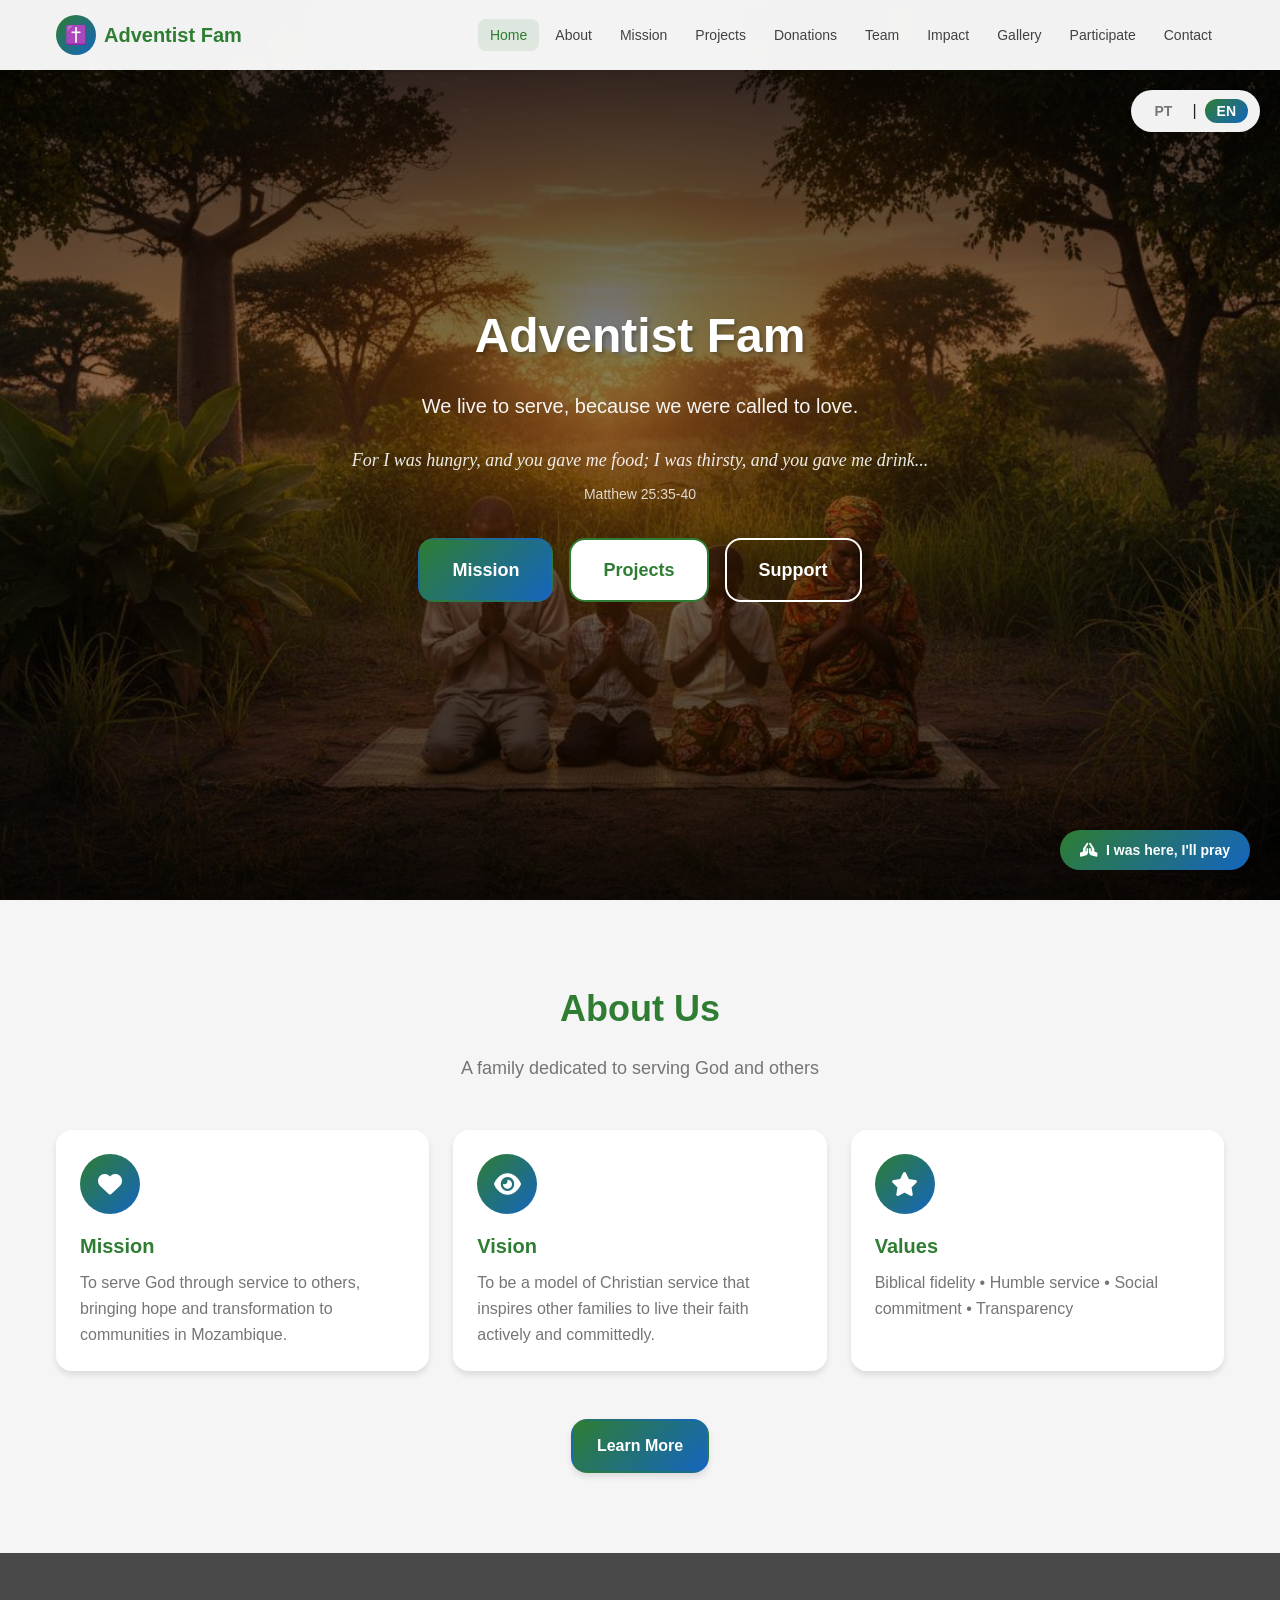
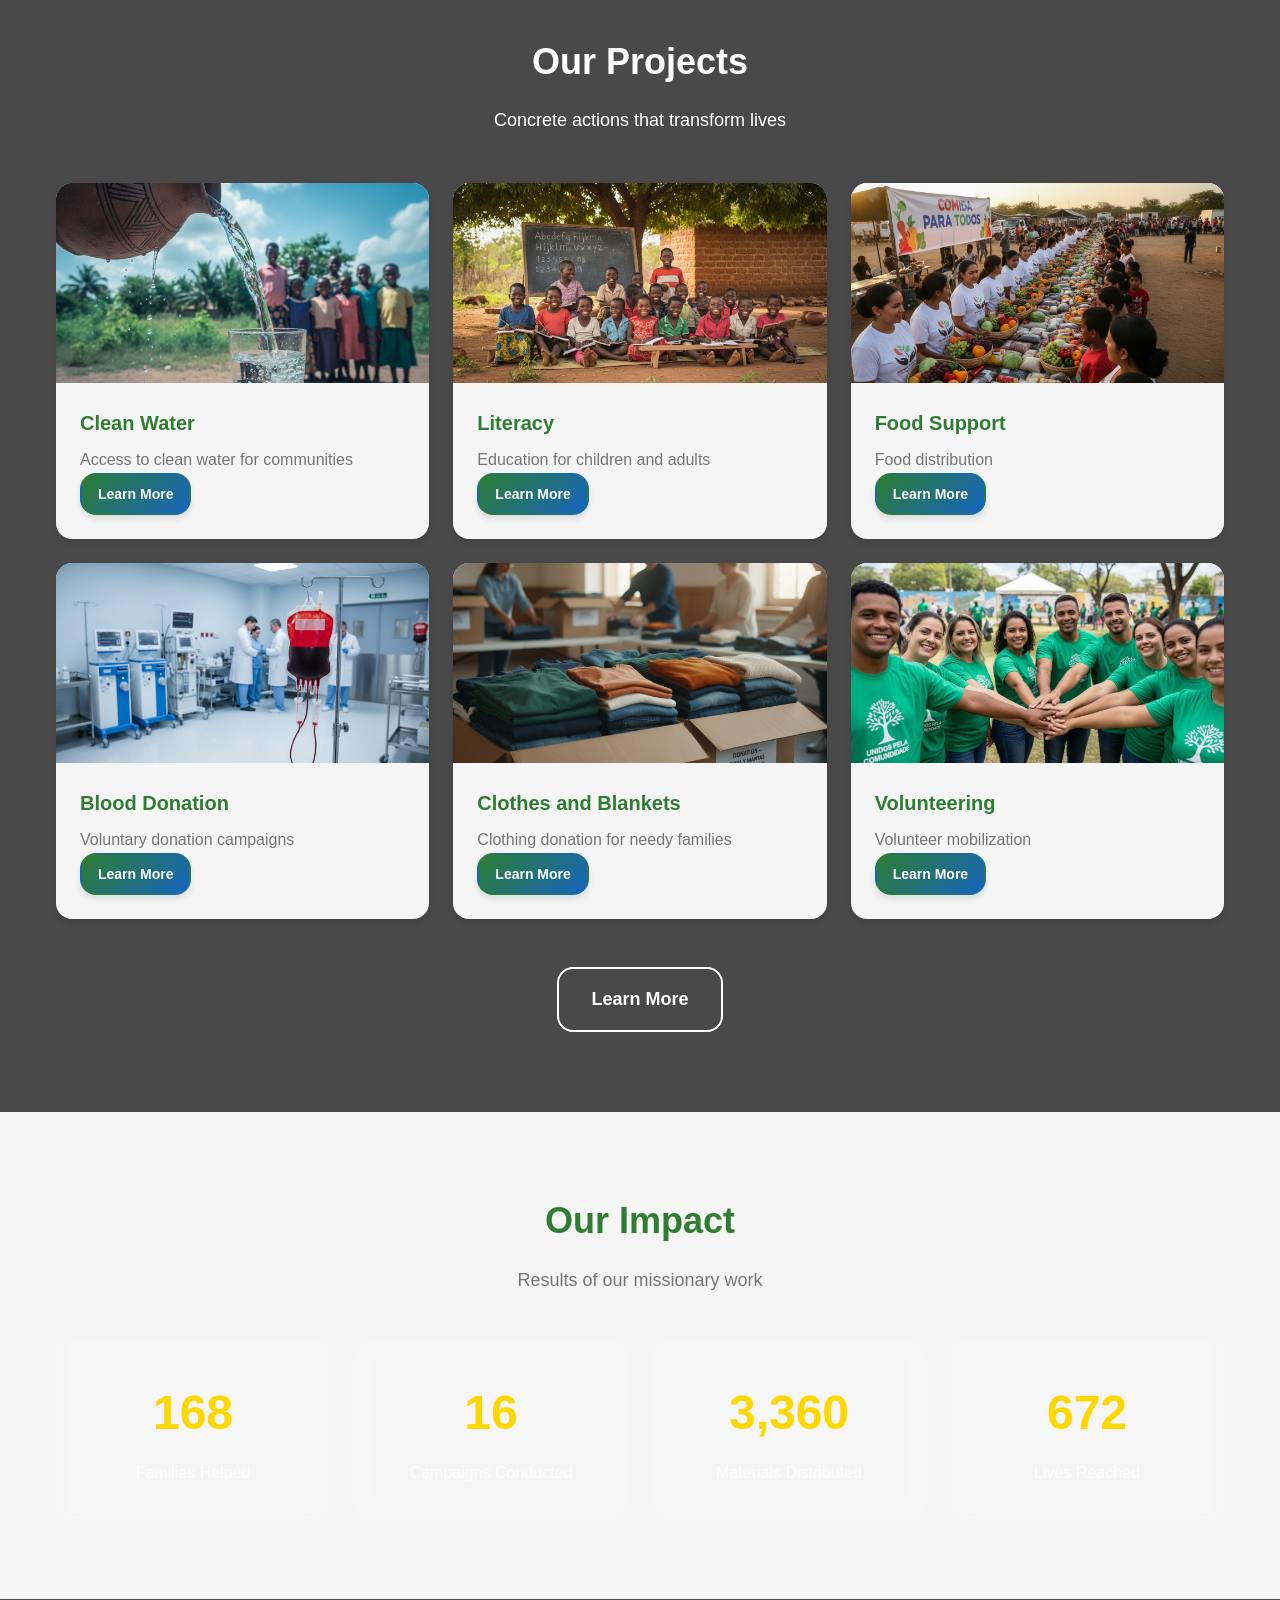
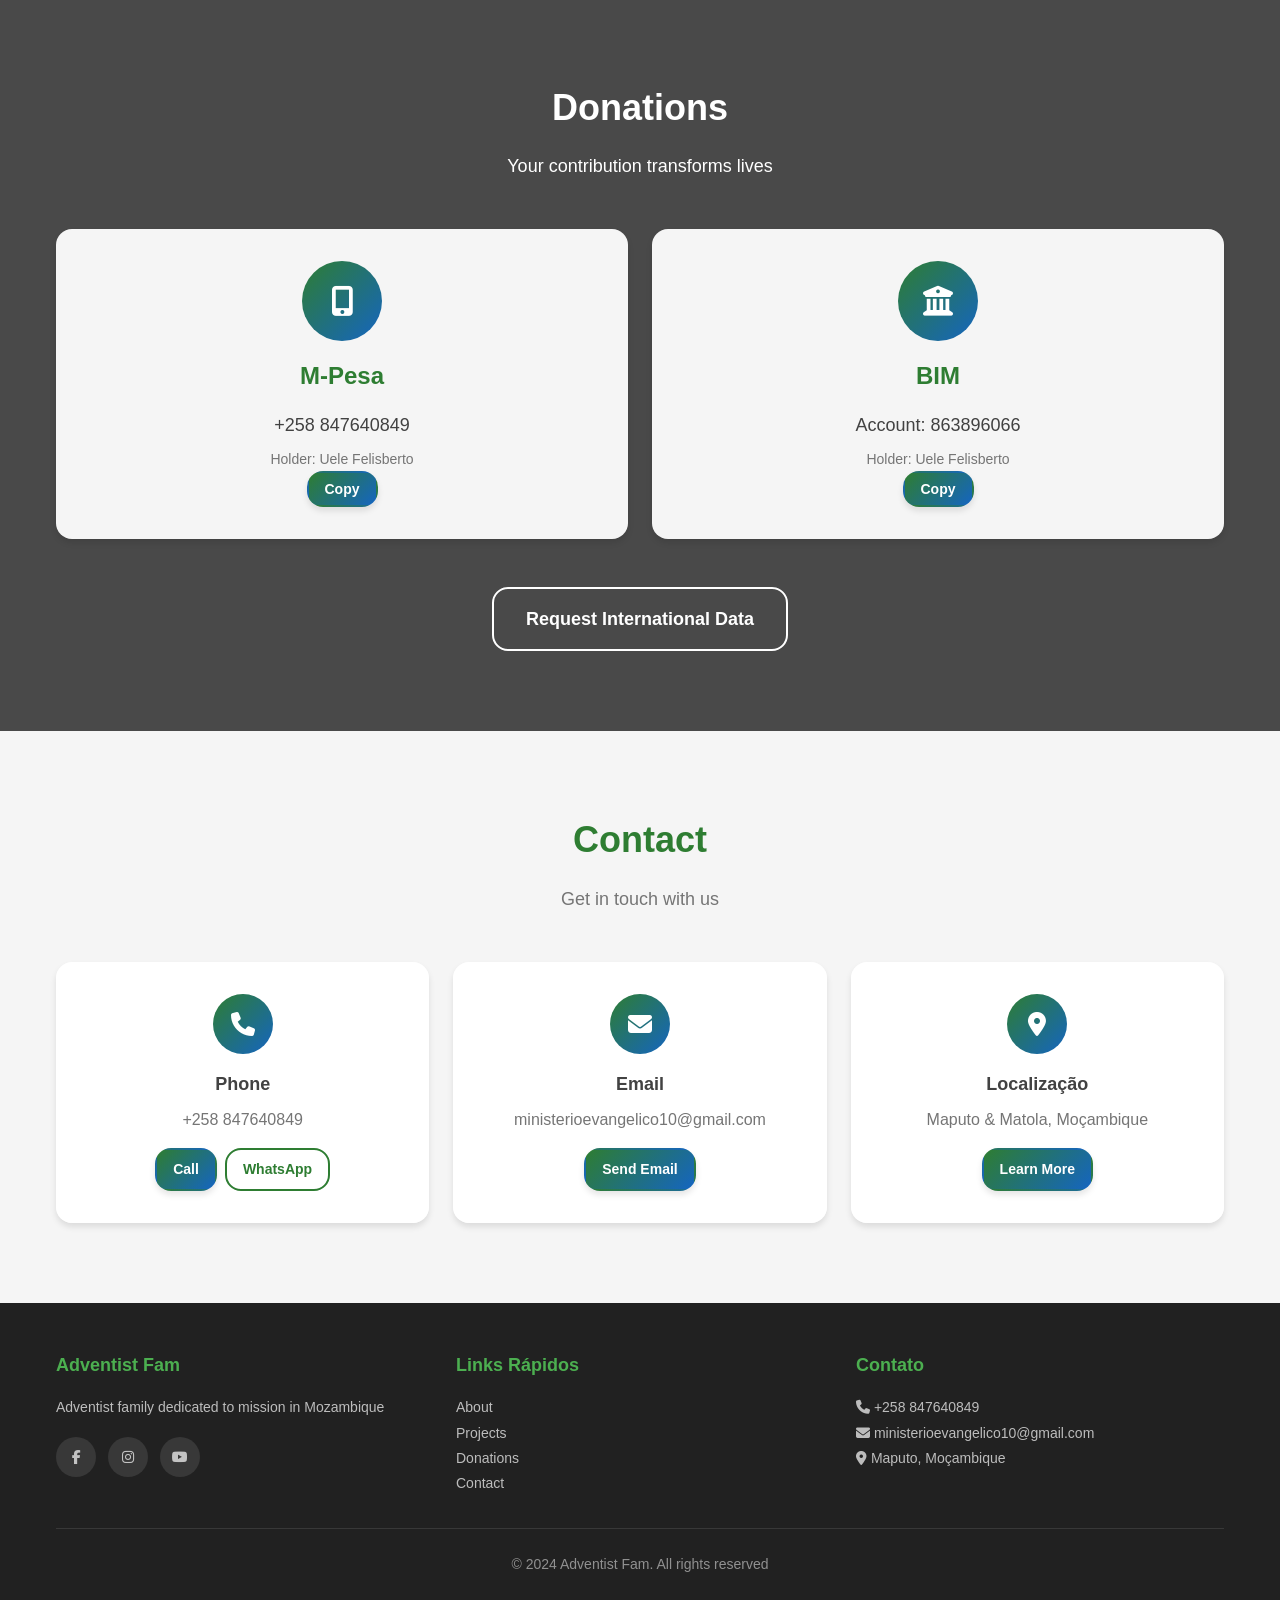
<file: index.html>
<!DOCTYPE html>
<html lang="pt-BR">
<head>
    <meta charset="UTF-8">
    <meta name="viewport" content="width=device-width, initial-scale=1.0">
    <meta name="description" content="Adventist Fam - Uma família adventista do sétimo dia dedicada à missão, serviço comunitário e evangelização em Moçambique.">
    <meta name="keywords" content="Adventist Fam, Igreja Adventista, Moçambique, Missão, Serviço Comunitário, Evangelização">
    <meta name="author" content="Adventist Fam">
    <meta name="theme-color" content="#2E7D32">
    
    <!-- Open Graph -->
    <meta property="og:title" content="Adventist Fam - Vivemos para servir">
    <meta property="og:description" content="Uma família adventista dedicada à missão em Moçambique">
    <meta property="og:type" content="website">
    <meta property="og:image" content="images/hero-home.jpg">
    
    <title>Adventist Fam - Vivemos para servir</title>
    
    <!-- Favicon -->
    <link rel="icon" href="data:image/svg+xml,<svg xmlns='http://www.w3.org/2000/svg' viewBox='0 0 100 100'><text y='.9em' font-size='90'>✝️</text></svg>">
    
    <!-- CSS -->
    <link rel="stylesheet" href="css/style.css">
    
    <!-- Font Awesome -->
    <link rel="stylesheet" href="https://cdnjs.cloudflare.com/ajax/libs/font-awesome/6.4.0/css/all.min.css">
</head>
<body>
    <!-- Navegação -->
    <nav class="navbar">
        <div class="container navbar-container">
            <a href="index.html" class="navbar-logo">
                <div class="navbar-logo-icon">✝️</div>
                <span>Adventist Fam</span>
            </a>
            
            <button class="navbar-toggle" aria-label="Menu">
                <span></span>
                <span></span>
                <span></span>
            </button>
            
            <ul class="navbar-menu">
                <li><a href="index.html" class="navbar-link active" data-translate="menu_home">Home</a></li>
                <li><a href="pages/sobre.html" class="navbar-link" data-translate="menu_sobre">Sobre</a></li>
                <li><a href="pages/missao.html" class="navbar-link" data-translate="menu_missao">Missão</a></li>
                <li><a href="pages/projetos.html" class="navbar-link" data-translate="menu_projetos">Projetos</a></li>
                <li><a href="pages/doacoes.html" class="navbar-link" data-translate="menu_doacoes">Doações</a></li>
                <li><a href="pages/equipa.html" class="navbar-link" data-translate="menu_equipa">Equipa</a></li>
                <li><a href="pages/impacto.html" class="navbar-link" data-translate="menu_impacto">Impacto</a></li>
                <li><a href="pages/galeria.html" class="navbar-link" data-translate="menu_galeria">Galeria</a></li>
                <li><a href="pages/participar.html" class="navbar-link" data-translate="menu_participar">Participar</a></li>
                <li><a href="pages/contato.html" class="navbar-link" data-translate="menu_contato">Contato</a></li>
            </ul>
        </div>
    </nav>

    <!-- Hero Section -->
    <section class="hero" style="background-image: url('images/hero-home.jpg');">
        <div class="hero-content">
            <h1 class="hero-title" data-translate="home_title">Adventist Fam</h1>
            <p class="hero-subtitle" data-translate="home_subtitle">Vivemos para servir, porque fomos chamados para amar.</p>
            <p class="hero-verse" data-translate="home_verse_text">"Porque tive fome, e me destes de comer; tive sede, e me destes de beber..."</p>
            <p class="hero-verse-ref" data-translate="home_verse_ref">Mateus 25:35-40</p>
            <div class="hero-buttons">
                <a href="pages/missao.html" class="btn btn-primary btn-large" data-translate="btn_missao">Missão</a>
                <a href="pages/projetos.html" class="btn btn-secondary btn-large" data-translate="btn_projetos">Projetos</a>
                <a href="pages/doacoes.html" class="btn btn-outline btn-large" data-translate="btn_apoiar">Apoiar</a>
            </div>
        </div>
    </section>

    <!-- Seção Sobre -->
    <section class="section">
        <div class="container">
            <div class="section-header">
                <h2 class="section-title" data-translate="sobre_title">Sobre Nós</h2>
                <p class="section-subtitle" data-translate="sobre_subtitle">Uma família dedicada ao serviço de Deus e ao próximo</p>
            </div>
            
            <div class="card-grid">
                <div class="card" data-animate="fadeIn">
                    <div class="card-body">
                        <div class="card-icon">
                            <i class="fas fa-heart"></i>
                        </div>
                        <h3 class="card-title" data-translate="sobre_missao_title">Missão</h3>
                        <p class="card-text" data-translate="sobre_missao_text">Servir a Deus através do serviço ao próximo, levando esperança e transformação às comunidades de Moçambique.</p>
                    </div>
                </div>
                
                <div class="card" data-animate="fadeIn">
                    <div class="card-body">
                        <div class="card-icon">
                            <i class="fas fa-eye"></i>
                        </div>
                        <h3 class="card-title" data-translate="sobre_visao_title">Visão</h3>
                        <p class="card-text" data-translate="sobre_visao_text">Ser um modelo de serviço cristão que inspira outras famílias a viverem sua fé de forma ativa e comprometida.</p>
                    </div>
                </div>
                
                <div class="card" data-animate="fadeIn">
                    <div class="card-body">
                        <div class="card-icon">
                            <i class="fas fa-star"></i>
                        </div>
                        <h3 class="card-title" data-translate="sobre_valores_title">Valores</h3>
                        <p class="card-text">
                            <span data-translate="sobre_valor1">Fidelidade bíblica</span> • 
                            <span data-translate="sobre_valor2">Serviço humilde</span> • 
                            <span data-translate="sobre_valor3">Compromisso social</span> • 
                            <span data-translate="sobre_valor4">Transparência</span>
                        </p>
                    </div>
                </div>
            </div>
            
            <div class="text-center" style="margin-top: 3rem;">
                <a href="pages/sobre.html" class="btn btn-primary" data-translate="btn_saber_mais">Saber Mais</a>
            </div>
        </div>
    </section>

    <!-- Seção Projetos -->
    <section class="section section-bg" style="background-image: url('images/bg-missao.jpg');">
        <div class="container section-content">
            <div class="section-header">
                <h2 class="section-title" data-translate="projetos_title">Nossos Projetos</h2>
                <p class="section-subtitle" data-translate="projetos_subtitle">Ações concretas que transformam vidas</p>
            </div>
            
            <div class="card-grid">
                <div class="card" data-animate="fadeIn">
                    <img src="images/projeto-agua.jpg" alt="Água Potável" class="card-image">
                    <div class="card-body">
                        <h3 class="card-title" data-translate="projeto_agua">Água Potável</h3>
                        <p class="card-text" data-translate="projeto_agua_desc">Acesso à água limpa para comunidades</p>
                        <a href="projetos/agua.html" class="btn btn-primary btn-small" data-translate="btn_saber_mais">Saber Mais</a>
                    </div>
                </div>
                
                <div class="card" data-animate="fadeIn">
                    <img src="images/projeto-alfabetizacao.jpg" alt="Alfabetização" class="card-image">
                    <div class="card-body">
                        <h3 class="card-title" data-translate="projeto_alfabetizacao">Alfabetização</h3>
                        <p class="card-text" data-translate="projeto_alfabetizacao_desc">Educação para crianças e adultos</p>
                        <a href="projetos/alfabetizacao.html" class="btn btn-primary btn-small" data-translate="btn_saber_mais">Saber Mais</a>
                    </div>
                </div>
                
                <div class="card" data-animate="fadeIn">
                    <img src="images/projeto-alimentar.jpg" alt="Apoio Alimentar" class="card-image">
                    <div class="card-body">
                        <h3 class="card-title" data-translate="projeto_alimentar">Apoio Alimentar</h3>
                        <p class="card-text" data-translate="projeto_alimentar_desc">Distribuição de alimentos</p>
                        <a href="projetos/alimentar.html" class="btn btn-primary btn-small" data-translate="btn_saber_mais">Saber Mais</a>
                    </div>
                </div>
                
                <div class="card" data-animate="fadeIn">
                    <img src="images/projeto-sangue.jpg" alt="Doação de Sangue" class="card-image">
                    <div class="card-body">
                        <h3 class="card-title" data-translate="projeto_sangue">Doação de Sangue</h3>
                        <p class="card-text" data-translate="projeto_sangue_desc">Campanhas de doação voluntária</p>
                        <a href="projetos/sangue.html" class="btn btn-primary btn-small" data-translate="btn_saber_mais">Saber Mais</a>
                    </div>
                </div>
                
                <div class="card" data-animate="fadeIn">
                    <img src="images/projeto-roupas.jpg" alt="Roupas e Cobertores" class="card-image">
                    <div class="card-body">
                        <h3 class="card-title" data-translate="projeto_roupas">Roupas e Cobertores</h3>
                        <p class="card-text" data-translate="projeto_roupas_desc">Doação de vestuário para famílias carentes</p>
                        <a href="projetos/roupas.html" class="btn btn-primary btn-small" data-translate="btn_saber_mais">Saber Mais</a>
                    </div>
                </div>
                
                <div class="card" data-animate="fadeIn">
                    <img src="images/projeto-voluntariado.jpg" alt="Voluntariado" class="card-image">
                    <div class="card-body">
                        <h3 class="card-title" data-translate="projeto_voluntariado">Voluntariado</h3>
                        <p class="card-text" data-translate="projeto_voluntariado_desc">Mobilização de voluntários</p>
                        <a href="projetos/voluntariado.html" class="btn btn-primary btn-small" data-translate="btn_saber_mais">Saber Mais</a>
                    </div>
                </div>
            </div>
            
            <div class="text-center" style="margin-top: 3rem;">
                <a href="pages/projetos.html" class="btn btn-outline btn-large" data-translate="btn_saber_mais">Ver Todos os Projetos</a>
            </div>
        </div>
    </section>

    <!-- Seção Impacto -->
    <section class="section">
        <div class="container">
            <div class="section-header">
                <h2 class="section-title" data-translate="impacto_title">Nosso Impacto</h2>
                <p class="section-subtitle" data-translate="impacto_subtitle">Resultados do nosso trabalho missionário</p>
            </div>
            
            <div class="stats-grid">
                <div class="stat-card" data-animate="scaleIn">
                    <div class="stat-number" data-counter="500">0</div>
                    <div class="stat-label" data-translate="impacto_familias">Famílias Ajudadas</div>
                </div>
                
                <div class="stat-card" data-animate="scaleIn">
                    <div class="stat-number" data-counter="50">0</div>
                    <div class="stat-label" data-translate="impacto_campanhas">Campanhas Realizadas</div>
                </div>
                
                <div class="stat-card" data-animate="scaleIn">
                    <div class="stat-number" data-counter="10000">0</div>
                    <div class="stat-label" data-translate="impacto_materiais">Materiais Distribuídos</div>
                </div>
                
                <div class="stat-card" data-animate="scaleIn">
                    <div class="stat-number" data-counter="2000">0</div>
                    <div class="stat-label" data-translate="impacto_vidas">Vidas Alcançadas</div>
                </div>
            </div>
        </div>
    </section>

    <!-- Seção Doações -->
    <section class="section section-bg" style="background-image: url('images/bg-sobre.jpg');">
        <div class="container section-content">
            <div class="section-header">
                <h2 class="section-title" data-translate="doacoes_title">Doações</h2>
                <p class="section-subtitle" data-translate="doacoes_subtitle">Sua contribuição transforma vidas</p>
            </div>
            
            <div class="card-grid">
                <div class="donation-card" data-animate="fadeIn">
                    <div class="donation-icon">
                        <i class="fas fa-mobile-alt"></i>
                    </div>
                    <h3 class="donation-title" data-translate="doacoes_mpesa_title">M-Pesa</h3>
                    <p class="donation-info" data-translate="doacoes_mpesa_numero">+258 847640849</p>
                    <p class="donation-label" data-translate="doacoes_mpesa_nome">Titular: Uele Felisberto</p>
                    <button class="btn btn-primary btn-small" onclick="copyToClipboard('+258847640849', 'Número M-Pesa copiado!')" data-translate="btn_copiar">Copiar</button>
                </div>
                
                <div class="donation-card" data-animate="fadeIn">
                    <div class="donation-icon">
                        <i class="fas fa-university"></i>
                    </div>
                    <h3 class="donation-title" data-translate="doacoes_bim_title">BIM</h3>
                    <p class="donation-info" data-translate="doacoes_bim_conta">Conta: 863896066</p>
                    <p class="donation-label" data-translate="doacoes_bim_nome">Titular: Uele Felisberto</p>
                    <button class="btn btn-primary btn-small" onclick="copyToClipboard('863896066', 'Número da conta copiado!')" data-translate="btn_copiar">Copiar</button>
                </div>
            </div>
            
            <div class="text-center" style="margin-top: 3rem;">
                <a href="pages/doacoes.html" class="btn btn-outline btn-large" data-translate="doacoes_internacional_btn">Solicitar Dados para Transferência Internacional</a>
            </div>
        </div>
    </section>

    <!-- Seção Contato -->
    <section class="section">
        <div class="container">
            <div class="section-header">
                <h2 class="section-title" data-translate="contato_title">Contato</h2>
                <p class="section-subtitle" data-translate="contato_subtitle">Entre em contato conosco</p>
            </div>
            
            <div class="contact-grid">
                <div class="contact-card" data-animate="fadeIn">
                    <div class="contact-icon">
                        <i class="fas fa-phone"></i>
                    </div>
                    <h3 class="contact-title" data-translate="contato_telefone">Telefone</h3>
                    <p class="contact-info">+258 847640849</p>
                    <div class="contact-buttons">
                        <a href="tel:+258847640849" class="btn btn-primary btn-small" data-translate="contato_btn_ligar">Ligar</a>
                        <a href="https://wa.me/258847640849" target="_blank" class="btn btn-secondary btn-small" data-translate="contato_btn_whatsapp">WhatsApp</a>
                    </div>
                </div>
                
                <div class="contact-card" data-animate="fadeIn">
                    <div class="contact-icon">
                        <i class="fas fa-envelope"></i>
                    </div>
                    <h3 class="contact-title" data-translate="contato_email">Email</h3>
                    <p class="contact-info">ministerioevangelico10@gmail.com</p>
                    <div class="contact-buttons">
                        <a href="mailto:ministerioevangelico10@gmail.com" class="btn btn-primary btn-small" data-translate="contato_btn_email">Enviar Email</a>
                    </div>
                </div>
                
                <div class="contact-card" data-animate="fadeIn">
                    <div class="contact-icon">
                        <i class="fas fa-map-marker-alt"></i>
                    </div>
                    <h3 class="contact-title">Localização</h3>
                    <p class="contact-info">Maputo & Matola, Moçambique</p>
                    <div class="contact-buttons">
                        <a href="pages/contato.html" class="btn btn-primary btn-small" data-translate="btn_saber_mais">Saber Mais</a>
                    </div>
                </div>
            </div>
        </div>
    </section>

    <!-- Footer -->
    <footer class="footer">
        <div class="container">
            <div class="footer-content">
                <div class="footer-section">
                    <h4>Adventist Fam</h4>
                    <p data-translate="footer_familia">Família Adventista dedicada à missão em Moçambique</p>
                    <div class="footer-social">
                        <a href="#" aria-label="Facebook"><i class="fab fa-facebook-f"></i></a>
                        <a href="#" aria-label="Instagram"><i class="fab fa-instagram"></i></a>
                        <a href="#" aria-label="YouTube"><i class="fab fa-youtube"></i></a>
                    </div>
                </div>
                
                <div class="footer-section">
                    <h4>Links Rápidos</h4>
                    <p><a href="pages/sobre.html" data-translate="menu_sobre">Sobre Nós</a></p>
                    <p><a href="pages/projetos.html" data-translate="menu_projetos">Projetos</a></p>
                    <p><a href="pages/doacoes.html" data-translate="menu_doacoes">Doações</a></p>
                    <p><a href="pages/contato.html" data-translate="menu_contato">Contato</a></p>
                </div>
                
                <div class="footer-section">
                    <h4>Contato</h4>
                    <p><i class="fas fa-phone"></i> +258 847640849</p>
                    <p><i class="fas fa-envelope"></i> ministerioevangelico10@gmail.com</p>
                    <p><i class="fas fa-map-marker-alt"></i> Maputo, Moçambique</p>
                </div>
            </div>
            
            <div class="footer-bottom">
                <p>&copy; 2024 Adventist Fam. <span data-translate="footer_direitos">Todos os direitos reservados.</span></p>
            </div>
        </div>
    </footer>

    <!-- Botão Flutuante de Oração -->
    <div class="prayer-float">
        <button id="prayer-btn" class="prayer-float-btn">
            <i class="fas fa-praying-hands"></i>
            <span data-translate="oracao_btn">Estive aqui, vou orar</span>
        </button>
    </div>

    <!-- Modal de Oração -->
    <div id="prayer-modal" class="modal-overlay">
        <div class="modal-content">
            <button id="prayer-close" class="modal-close">&times;</button>
            <div class="modal-icon">
                <i class="fas fa-praying-hands"></i>
            </div>
            <h3 class="modal-title" data-translate="oracao_modal_title">Oração</h3>
            <p class="modal-text" data-translate="oracao_modal_text">Obrigado pela sua visita. Que Deus te abençoe e guie sua vida.</p>
            <button id="prayer-amen" class="btn btn-primary btn-large" data-translate="oracao_btn_amen">Amém</button>
            <p id="prayer-counter" class="modal-counter">0 orações realizadas</p>
        </div>
    </div>

    <!-- Scripts -->
    <script src="js/translations.js"></script>
    <script src="js/main.js"></script>
</body>
</html>
</file>
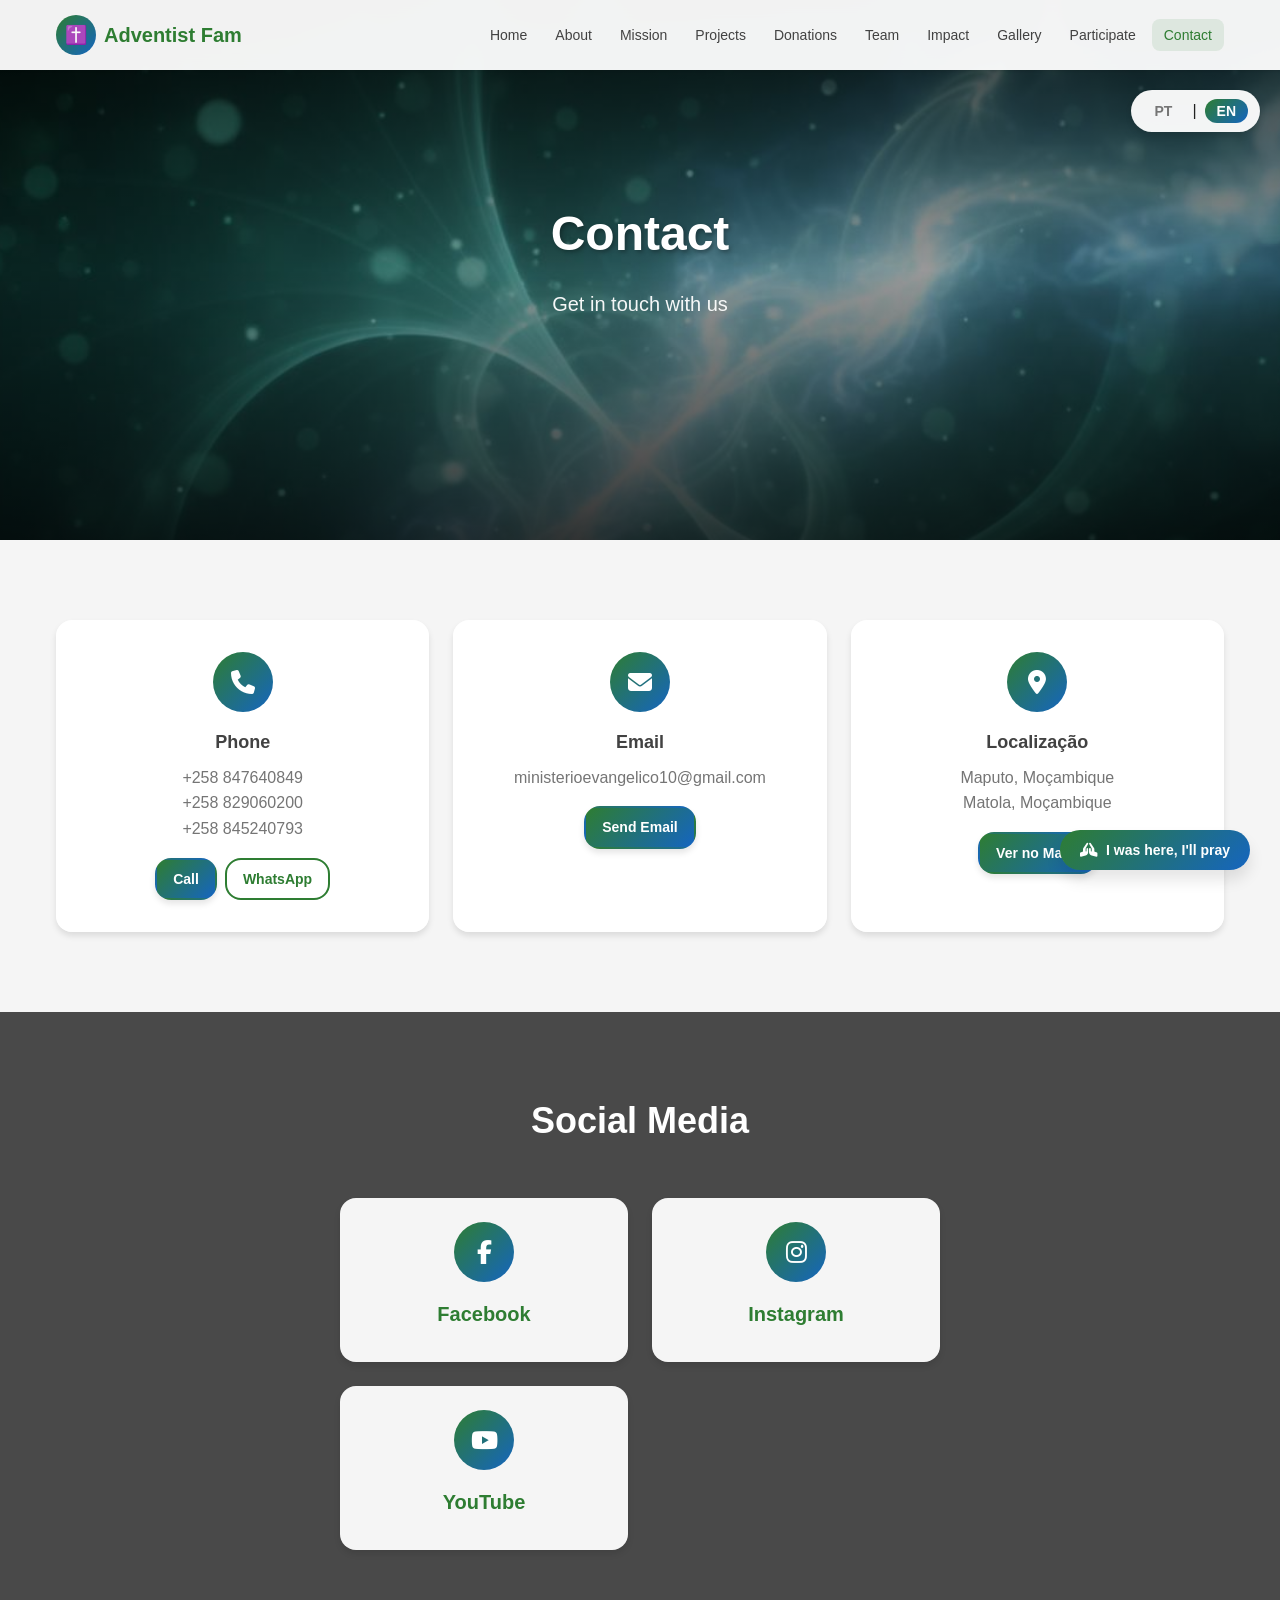
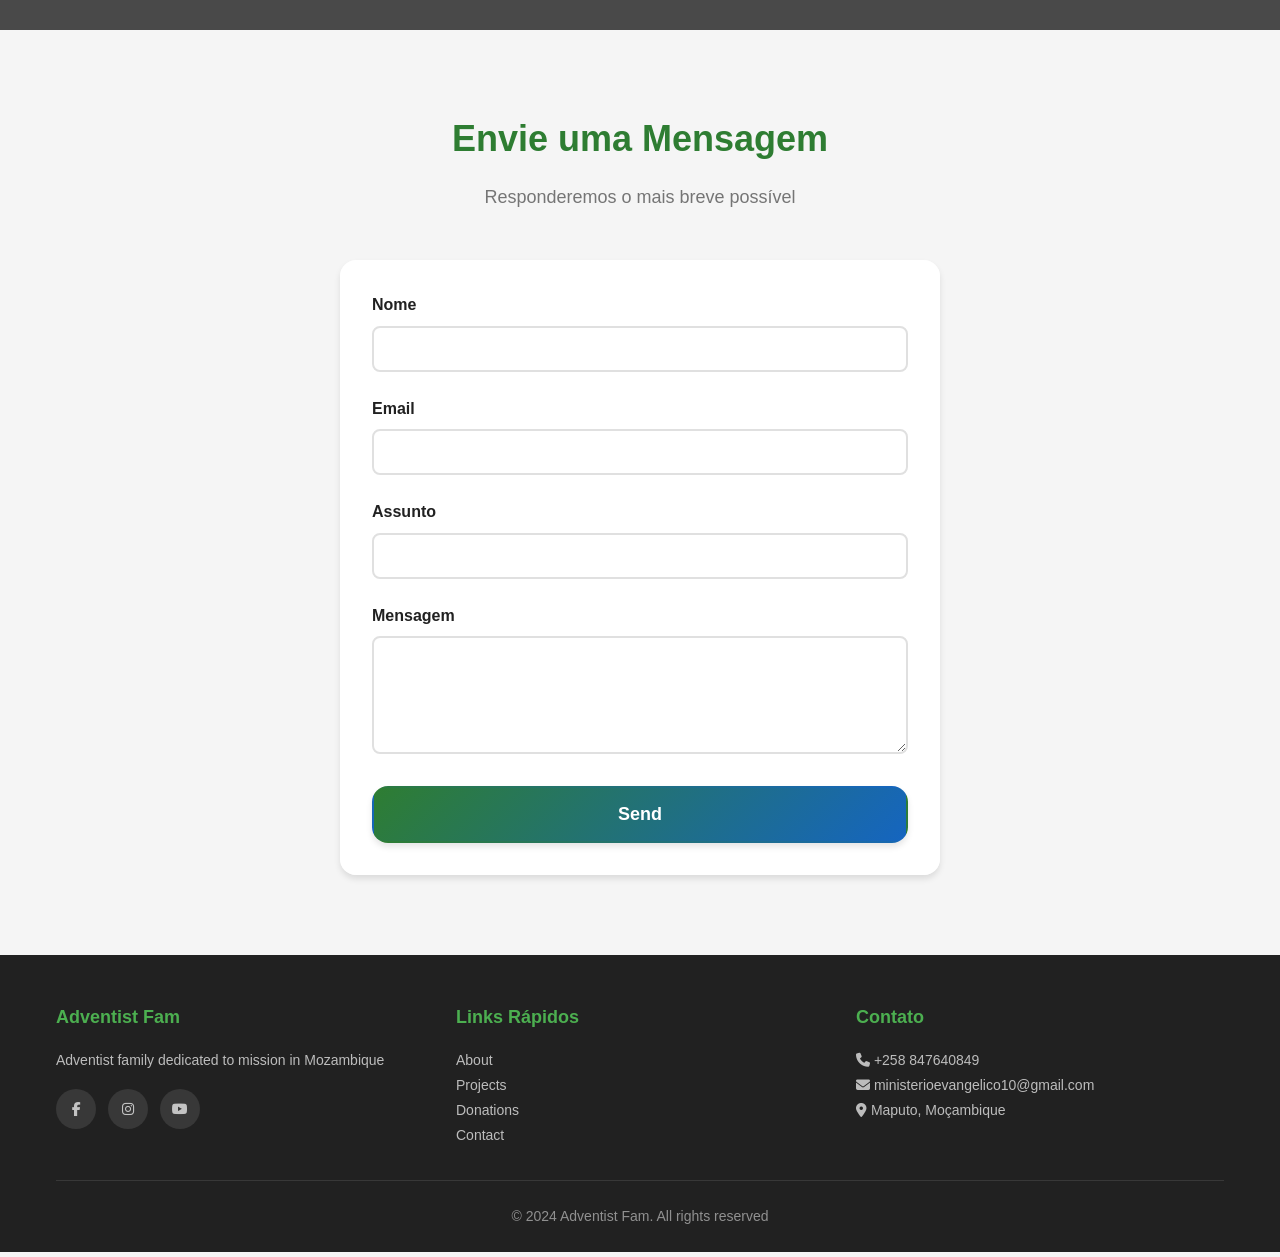
<file: pages/contato.html>
<!DOCTYPE html>
<html lang="pt-BR">
<head>
    <meta charset="UTF-8">
    <meta name="viewport" content="width=device-width, initial-scale=1.0">
    <meta name="description" content="Contato - Entre em contato com a Adventist Fam. Estamos aqui para ajudar.">
    <title>Contato - Adventist Fam</title>
    <link rel="icon" href="data:image/svg+xml,<svg xmlns='http://www.w3.org/2000/svg' viewBox='0 0 100 100'><text y='.9em' font-size='90'>✝️</text></svg>">
    <link rel="stylesheet" href="../css/style.css">
    <link rel="stylesheet" href="https://cdnjs.cloudflare.com/ajax/libs/font-awesome/6.4.0/css/all.min.css">
</head>
<body>
    <!-- Navegação -->
    <nav class="navbar">
        <div class="container navbar-container">
            <a href="../index.html" class="navbar-logo">
                <div class="navbar-logo-icon">✝️</div>
                <span>Adventist Fam</span>
            </a>
            
            <button class="navbar-toggle" aria-label="Menu">
                <span></span>
                <span></span>
                <span></span>
            </button>
            
            <ul class="navbar-menu">
                <li><a href="../index.html" class="navbar-link" data-translate="menu_home">Home</a></li>
                <li><a href="sobre.html" class="navbar-link" data-translate="menu_sobre">Sobre</a></li>
                <li><a href="missao.html" class="navbar-link" data-translate="menu_missao">Missão</a></li>
                <li><a href="projetos.html" class="navbar-link" data-translate="menu_projetos">Projetos</a></li>
                <li><a href="doacoes.html" class="navbar-link" data-translate="menu_doacoes">Doações</a></li>
                <li><a href="equipa.html" class="navbar-link" data-translate="menu_equipa">Equipa</a></li>
                <li><a href="impacto.html" class="navbar-link" data-translate="menu_impacto">Impacto</a></li>
                <li><a href="galeria.html" class="navbar-link" data-translate="menu_galeria">Galeria</a></li>
                <li><a href="participar.html" class="navbar-link" data-translate="menu_participar">Participar</a></li>
                <li><a href="contato.html" class="navbar-link active" data-translate="menu_contato">Contato</a></li>
            </ul>
        </div>
    </nav>

    <!-- Hero Section -->
    <section class="hero" style="background-image: url('../images/bg-sobre.jpg'); min-height: 60vh;">
        <div class="hero-content">
            <h1 class="hero-title" data-translate="contato_title">Contato</h1>
            <p class="hero-subtitle" data-translate="contato_subtitle">Entre em contato conosco</p>
        </div>
    </section>

    <!-- Informações de Contato -->
    <section class="section">
        <div class="container">
            <div class="contact-grid">
                <!-- Telefone -->
                <div class="contact-card" data-animate="fadeIn">
                    <div class="contact-icon">
                        <i class="fas fa-phone"></i>
                    </div>
                    <h3 class="contact-title" data-translate="contato_telefone">Telefone</h3>
                    <p class="contact-info">
                        +258 847640849<br>
                        +258 829060200<br>
                        +258 845240793
                    </p>
                    <div class="contact-buttons">
                        <a href="tel:+258847640849" class="btn btn-primary btn-small" data-translate="contato_btn_ligar">Ligar</a>
                        <a href="https://wa.me/258847640849" target="_blank" class="btn btn-secondary btn-small" data-translate="contato_btn_whatsapp">WhatsApp</a>
                    </div>
                </div>
                
                <!-- Email -->
                <div class="contact-card" data-animate="fadeIn">
                    <div class="contact-icon">
                        <i class="fas fa-envelope"></i>
                    </div>
                    <h3 class="contact-title" data-translate="contato_email">Email</h3>
                    <p class="contact-info">ministerioevangelico10@gmail.com</p>
                    <div class="contact-buttons">
                        <a href="mailto:ministerioevangelico10@gmail.com" class="btn btn-primary btn-small" data-translate="contato_btn_email">Enviar Email</a>
                    </div>
                </div>
                
                <!-- Localização -->
                <div class="contact-card" data-animate="fadeIn">
                    <div class="contact-icon">
                        <i class="fas fa-map-marker-alt"></i>
                    </div>
                    <h3 class="contact-title">Localização</h3>
                    <p class="contact-info">
                        Maputo, Moçambique<br>
                        Matola, Moçambique
                    </p>
                    <div class="contact-buttons">
                        <a href="https://maps.google.com/?q=Maputo,Mozambique" target="_blank" class="btn btn-primary btn-small">Ver no Mapa</a>
                    </div>
                </div>
            </div>
        </div>
    </section>

    <!-- Redes Sociais -->
    <section class="section section-bg" style="background-image: url('../images/galeria-missao.jpg');">
        <div class="container section-content">
            <div class="section-header">
                <h2 class="section-title" data-translate="redes_title">Redes Sociais</h2>
            </div>
            
            <div class="card-grid" style="max-width: 600px; margin: 0 auto;">
                <a href="#" class="card" data-animate="fadeIn" style="text-align: center;">
                    <div class="card-body">
                        <div class="card-icon" style="margin: 0 auto 1rem;">
                            <i class="fab fa-facebook-f"></i>
                        </div>
                        <h3 class="card-title">Facebook</h3>
                    </div>
                </a>
                
                <a href="#" class="card" data-animate="fadeIn" style="text-align: center;">
                    <div class="card-body">
                        <div class="card-icon" style="margin: 0 auto 1rem;">
                            <i class="fab fa-instagram"></i>
                        </div>
                        <h3 class="card-title">Instagram</h3>
                    </div>
                </a>
                
                <a href="#" class="card" data-animate="fadeIn" style="text-align: center;">
                    <div class="card-body">
                        <div class="card-icon" style="margin: 0 auto 1rem;">
                            <i class="fab fa-youtube"></i>
                        </div>
                        <h3 class="card-title">YouTube</h3>
                    </div>
                </a>
            </div>
        </div>
    </section>

    <!-- Formulário de Contato -->
    <section class="section">
        <div class="container">
            <div class="section-header">
                <h2 class="section-title">Envie uma Mensagem</h2>
                <p class="section-subtitle">Responderemos o mais breve possível</p>
            </div>
            
            <div class="card" style="max-width: 600px; margin: 0 auto;" data-animate="fadeIn">
                <div class="card-body" style="padding: 2rem;">
                    <form id="contact-form">
                        <div style="margin-bottom: 1.5rem;">
                            <label for="name" style="display: block; margin-bottom: 0.5rem; font-weight: 600;">Nome</label>
                            <input type="text" id="name" name="name" required style="width: 100%; padding: 0.75rem; border: 2px solid var(--light-gray); border-radius: 0.5rem; font-size: 1rem;">
                        </div>
                        
                        <div style="margin-bottom: 1.5rem;">
                            <label for="email" style="display: block; margin-bottom: 0.5rem; font-weight: 600;">Email</label>
                            <input type="email" id="email" name="email" required style="width: 100%; padding: 0.75rem; border: 2px solid var(--light-gray); border-radius: 0.5rem; font-size: 1rem;">
                        </div>
                        
                        <div style="margin-bottom: 1.5rem;">
                            <label for="subject" style="display: block; margin-bottom: 0.5rem; font-weight: 600;">Assunto</label>
                            <input type="text" id="subject" name="subject" required style="width: 100%; padding: 0.75rem; border: 2px solid var(--light-gray); border-radius: 0.5rem; font-size: 1rem;">
                        </div>
                        
                        <div style="margin-bottom: 1.5rem;">
                            <label for="message" style="display: block; margin-bottom: 0.5rem; font-weight: 600;">Mensagem</label>
                            <textarea id="message" name="message" rows="5" required style="width: 100%; padding: 0.75rem; border: 2px solid var(--light-gray); border-radius: 0.5rem; font-size: 1rem; resize: vertical;"></textarea>
                        </div>
                        
                        <button type="submit" class="btn btn-primary btn-large" style="width: 100%;" data-translate="btn_enviar">
                            <i class="fas fa-paper-plane"></i> Enviar
                        </button>
                    </form>
                </div>
            </div>
        </div>
    </section>

    <!-- Footer -->
    <footer class="footer">
        <div class="container">
            <div class="footer-content">
                <div class="footer-section">
                    <h4>Adventist Fam</h4>
                    <p data-translate="footer_familia">Família Adventista dedicada à missão em Moçambique</p>
                    <div class="footer-social">
                        <a href="#" aria-label="Facebook"><i class="fab fa-facebook-f"></i></a>
                        <a href="#" aria-label="Instagram"><i class="fab fa-instagram"></i></a>
                        <a href="#" aria-label="YouTube"><i class="fab fa-youtube"></i></a>
                    </div>
                </div>
                
                <div class="footer-section">
                    <h4>Links Rápidos</h4>
                    <p><a href="sobre.html" data-translate="menu_sobre">Sobre Nós</a></p>
                    <p><a href="projetos.html" data-translate="menu_projetos">Projetos</a></p>
                    <p><a href="doacoes.html" data-translate="menu_doacoes">Doações</a></p>
                    <p><a href="contato.html" data-translate="menu_contato">Contato</a></p>
                </div>
                
                <div class="footer-section">
                    <h4>Contato</h4>
                    <p><i class="fas fa-phone"></i> +258 847640849</p>
                    <p><i class="fas fa-envelope"></i> ministerioevangelico10@gmail.com</p>
                    <p><i class="fas fa-map-marker-alt"></i> Maputo, Moçambique</p>
                </div>
            </div>
            
            <div class="footer-bottom">
                <p>&copy; 2024 Adventist Fam. <span data-translate="footer_direitos">Todos os direitos reservados.</span></p>
            </div>
        </div>
    </footer>

    <!-- Botão Flutuante de Oração -->
    <div class="prayer-float">
        <button id="prayer-btn" class="prayer-float-btn">
            <i class="fas fa-praying-hands"></i>
            <span data-translate="oracao_btn">Estive aqui, vou orar</span>
        </button>
    </div>

    <!-- Modal de Oração -->
    <div id="prayer-modal" class="modal-overlay">
        <div class="modal-content">
            <button id="prayer-close" class="modal-close">&times;</button>
            <div class="modal-icon">
                <i class="fas fa-praying-hands"></i>
            </div>
            <h3 class="modal-title" data-translate="oracao_modal_title">Oração</h3>
            <p class="modal-text" data-translate="oracao_modal_text">Obrigado pela sua visita. Que Deus te abençoe e guie sua vida.</p>
            <button id="prayer-amen" class="btn btn-primary btn-large" data-translate="oracao_btn_amen">Amém</button>
            <p id="prayer-counter" class="modal-counter">0 orações realizadas</p>
        </div>
    </div>

    <!-- Scripts -->
    <script src="../js/translations.js"></script>
    <script src="../js/main.js"></script>
</body>
</html>
</file>
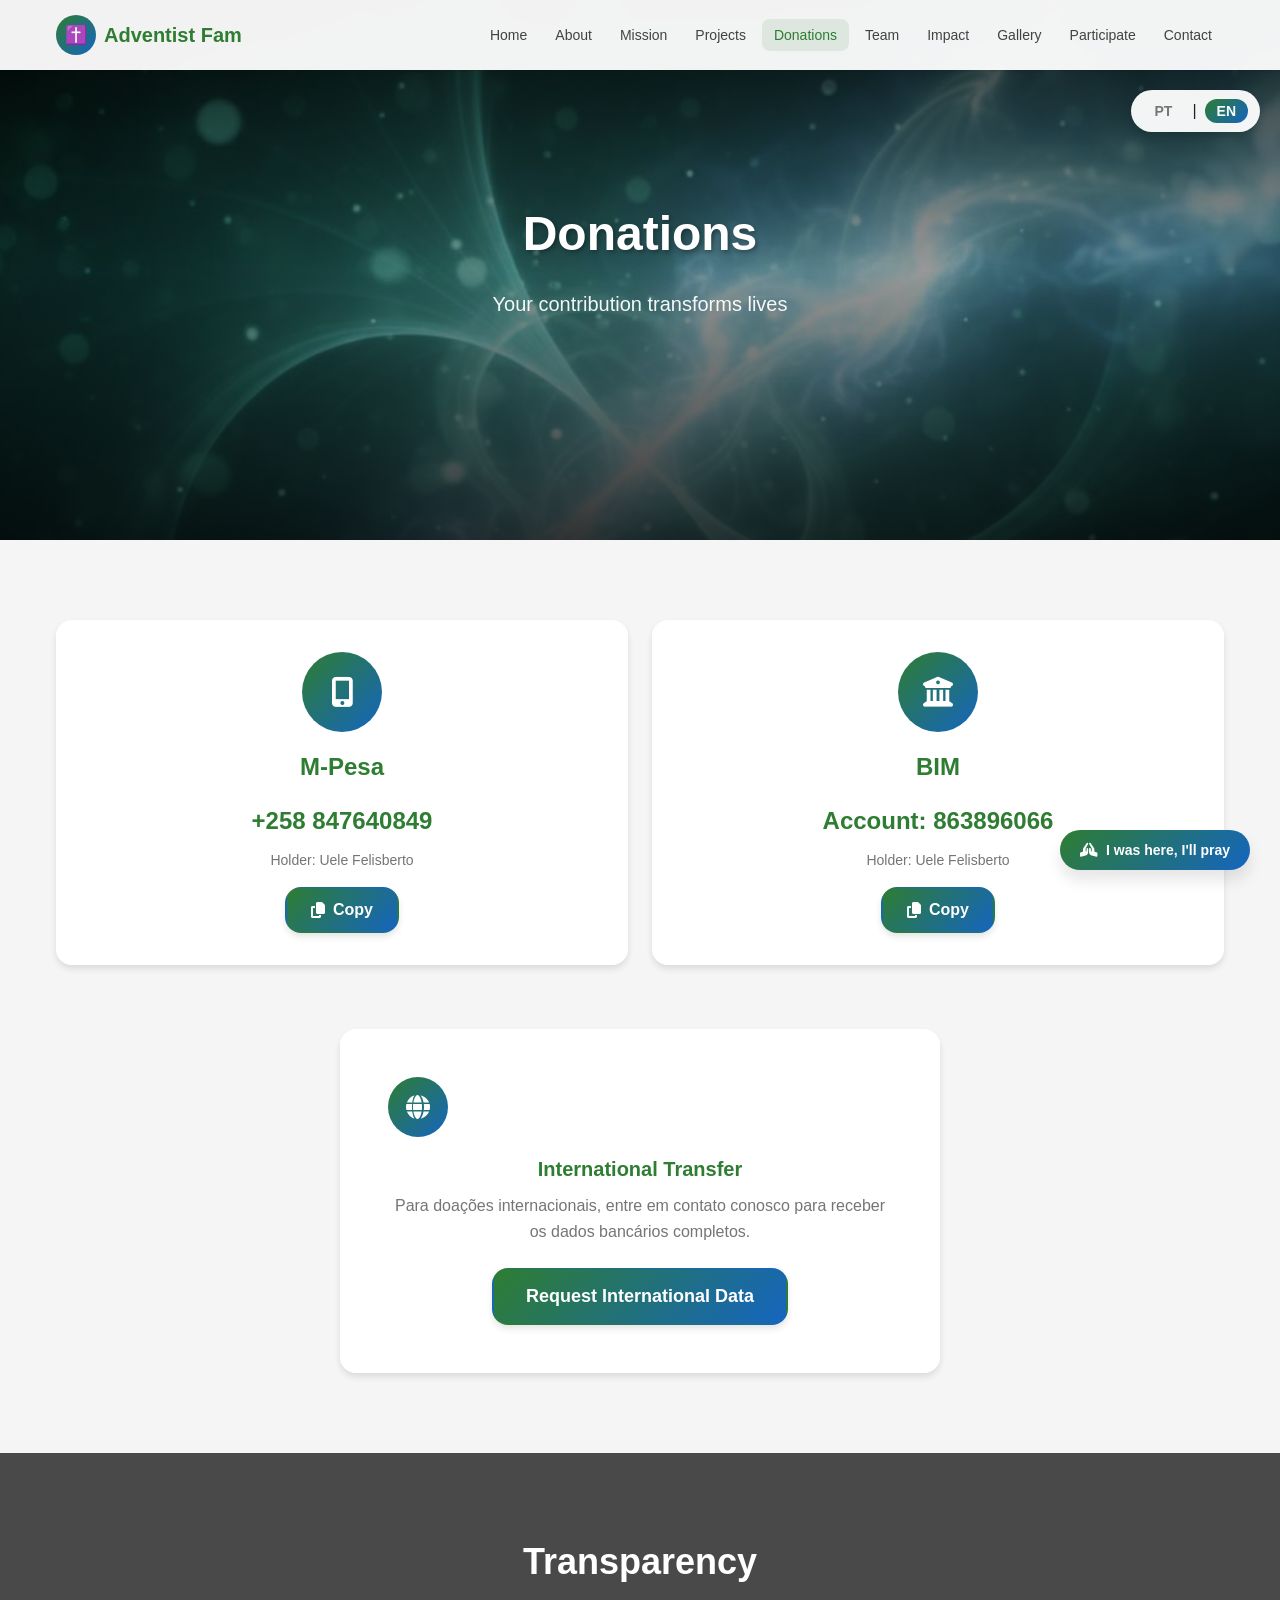
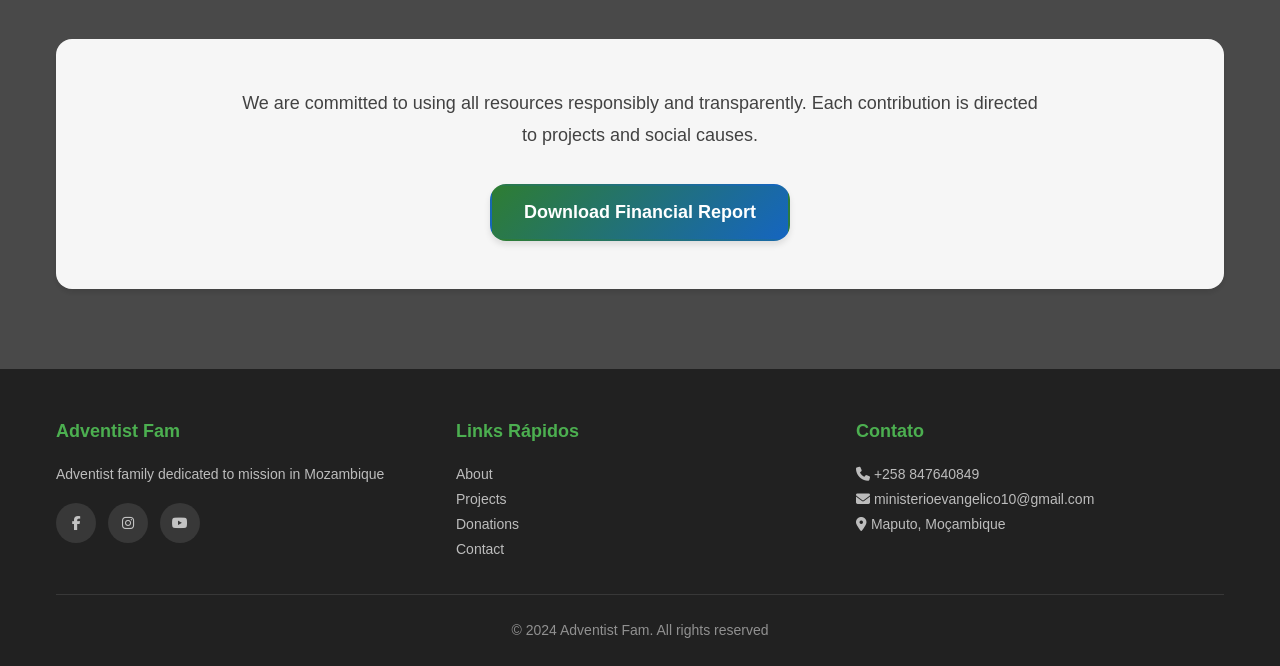
<file: pages/doacoes.html>
<!DOCTYPE html>
<html lang="pt-BR">
<head>
    <meta charset="UTF-8">
    <meta name="viewport" content="width=device-width, initial-scale=1.0">
    <meta name="description" content="Doações - Sua contribuição transforma vidas. Saiba como apoiar nossa missão em Moçambique.">
    <title>Doações - Adventist Fam</title>
    <link rel="icon" href="data:image/svg+xml,<svg xmlns='http://www.w3.org/2000/svg' viewBox='0 0 100 100'><text y='.9em' font-size='90'>✝️</text></svg>">
    <link rel="stylesheet" href="../css/style.css">
    <link rel="stylesheet" href="https://cdnjs.cloudflare.com/ajax/libs/font-awesome/6.4.0/css/all.min.css">
</head>
<body>
    <!-- Navegação -->
    <nav class="navbar">
        <div class="container navbar-container">
            <a href="../index.html" class="navbar-logo">
                <div class="navbar-logo-icon">✝️</div>
                <span>Adventist Fam</span>
            </a>
            
            <button class="navbar-toggle" aria-label="Menu">
                <span></span>
                <span></span>
                <span></span>
            </button>
            
            <ul class="navbar-menu">
                <li><a href="../index.html" class="navbar-link" data-translate="menu_home">Home</a></li>
                <li><a href="sobre.html" class="navbar-link" data-translate="menu_sobre">Sobre</a></li>
                <li><a href="missao.html" class="navbar-link" data-translate="menu_missao">Missão</a></li>
                <li><a href="projetos.html" class="navbar-link" data-translate="menu_projetos">Projetos</a></li>
                <li><a href="doacoes.html" class="navbar-link active" data-translate="menu_doacoes">Doações</a></li>
                <li><a href="equipa.html" class="navbar-link" data-translate="menu_equipa">Equipa</a></li>
                <li><a href="impacto.html" class="navbar-link" data-translate="menu_impacto">Impacto</a></li>
                <li><a href="galeria.html" class="navbar-link" data-translate="menu_galeria">Galeria</a></li>
                <li><a href="participar.html" class="navbar-link" data-translate="menu_participar">Participar</a></li>
                <li><a href="contato.html" class="navbar-link" data-translate="menu_contato">Contato</a></li>
            </ul>
        </div>
    </nav>

    <!-- Hero Section -->
    <section class="hero" style="background-image: url('../images/bg-sobre.jpg'); min-height: 60vh;">
        <div class="hero-content">
            <h1 class="hero-title" data-translate="doacoes_title">Doações</h1>
            <p class="hero-subtitle" data-translate="doacoes_subtitle">Sua contribuição transforma vidas</p>
        </div>
    </section>

    <!-- Opções de Doação -->
    <section class="section">
        <div class="container">
            <div class="card-grid">
                <!-- M-Pesa -->
                <div class="donation-card" data-animate="fadeIn">
                    <div class="donation-icon">
                        <i class="fas fa-mobile-alt"></i>
                    </div>
                    <h3 class="donation-title" data-translate="doacoes_mpesa_title">M-Pesa</h3>
                    <p class="donation-info" style="font-size: 1.5rem; font-weight: 700; color: var(--primary-green);">+258 847640849</p>
                    <p class="donation-label" data-translate="doacoes_mpesa_nome">Titular: Uele Felisberto</p>
                    <button class="btn btn-primary" onclick="copyToClipboard('+258847640849', 'Número M-Pesa copiado!')" style="margin-top: 1rem;">
                        <i class="fas fa-copy"></i> <span data-translate="btn_copiar">Copiar</span>
                    </button>
                </div>
                
                <!-- BIM -->
                <div class="donation-card" data-animate="fadeIn">
                    <div class="donation-icon">
                        <i class="fas fa-university"></i>
                    </div>
                    <h3 class="donation-title" data-translate="doacoes_bim_title">BIM</h3>
                    <p class="donation-info" style="font-size: 1.5rem; font-weight: 700; color: var(--primary-green);" data-translate="doacoes_bim_conta">Conta: 863896066</p>
                    <p class="donation-label" data-translate="doacoes_bim_nome">Titular: Uele Felisberto</p>
                    <button class="btn btn-primary" onclick="copyToClipboard('863896066', 'Número da conta copiado!')" style="margin-top: 1rem;">
                        <i class="fas fa-copy"></i> <span data-translate="btn_copiar">Copiar</span>
                    </button>
                </div>
            </div>
            
            <!-- Transferência Internacional -->
            <div class="text-center" style="margin-top: 4rem;">
                <div class="card" data-animate="fadeIn" style="max-width: 600px; margin: 0 auto;">
                    <div class="card-body" style="padding: 3rem;">
                        <div class="card-icon">
                            <i class="fas fa-globe"></i>
                        </div>
                        <h3 class="card-title" data-translate="doacoes_internacional_title">Transferência Internacional</h3>
                        <p class="card-text" style="margin-bottom: 1.5rem;">Para doações internacionais, entre em contato conosco para receber os dados bancários completos.</p>
                        <button id="btn-international" class="btn btn-primary btn-large" data-translate="doacoes_internacional_btn">Solicitar Dados Internacionais</button>
                    </div>
                </div>
            </div>
        </div>
    </section>

    <!-- Transparência -->
    <section class="section section-bg" style="background-image: url('../images/galeria-comunidade.jpg');">
        <div class="container section-content">
            <div class="section-header">
                <h2 class="section-title" data-translate="transparencia_title">Transparência</h2>
            </div>
            
            <div class="card">
                <div class="card-body" style="padding: 3rem;">
                    <p class="card-text" style="font-size: 1.125rem; line-height: 1.8; text-align: center; max-width: 800px; margin: 0 auto; color: var(--dark-gray);" data-translate="transparencia_text">
                        Comprometemo-nos a usar todos os recursos de forma responsável e transparente. Cada contribuição é direcionada para os projetos e causas sociais.
                    </p>
                    
                    <div class="text-center" style="margin-top: 2rem;">
                        <button class="btn btn-primary btn-large" onclick="showNotification('Relatório em breve disponível!')" data-translate="transparencia_btn">
                            <i class="fas fa-file-download"></i> Baixar Relatório Financeiro
                        </button>
                    </div>
                </div>
            </div>
        </div>
    </section>

    <!-- Modal Internacional -->
    <div id="modal-international" class="modal-overlay">
        <div class="modal-content">
            <button id="close-international" class="modal-close">&times;</button>
            <div class="modal-icon">
                <i class="fas fa-envelope"></i>
            </div>
            <h3 class="modal-title">Solicitar Dados Internacionais</h3>
            <p class="modal-text">Entre em contato conosco pelo email ou WhatsApp para receber os dados completos para transferência internacional.</p>
            <div style="display: flex; gap: 1rem; justify-content: center; flex-wrap: wrap;">
                <a href="mailto:ministerioevangelico10@gmail.com" class="btn btn-primary">
                    <i class="fas fa-envelope"></i> Email
                </a>
                <a href="https://wa.me/258847640849" target="_blank" class="btn btn-secondary">
                    <i class="fab fa-whatsapp"></i> WhatsApp
                </a>
            </div>
        </div>
    </div>

    <!-- Footer -->
    <footer class="footer">
        <div class="container">
            <div class="footer-content">
                <div class="footer-section">
                    <h4>Adventist Fam</h4>
                    <p data-translate="footer_familia">Família Adventista dedicada à missão em Moçambique</p>
                    <div class="footer-social">
                        <a href="#" aria-label="Facebook"><i class="fab fa-facebook-f"></i></a>
                        <a href="#" aria-label="Instagram"><i class="fab fa-instagram"></i></a>
                        <a href="#" aria-label="YouTube"><i class="fab fa-youtube"></i></a>
                    </div>
                </div>
                
                <div class="footer-section">
                    <h4>Links Rápidos</h4>
                    <p><a href="sobre.html" data-translate="menu_sobre">Sobre Nós</a></p>
                    <p><a href="projetos.html" data-translate="menu_projetos">Projetos</a></p>
                    <p><a href="doacoes.html" data-translate="menu_doacoes">Doações</a></p>
                    <p><a href="contato.html" data-translate="menu_contato">Contato</a></p>
                </div>
                
                <div class="footer-section">
                    <h4>Contato</h4>
                    <p><i class="fas fa-phone"></i> +258 847640849</p>
                    <p><i class="fas fa-envelope"></i> ministerioevangelico10@gmail.com</p>
                    <p><i class="fas fa-map-marker-alt"></i> Maputo, Moçambique</p>
                </div>
            </div>
            
            <div class="footer-bottom">
                <p>&copy; 2024 Adventist Fam. <span data-translate="footer_direitos">Todos os direitos reservados.</span></p>
            </div>
        </div>
    </footer>

    <!-- Botão Flutuante de Oração -->
    <div class="prayer-float">
        <button id="prayer-btn" class="prayer-float-btn">
            <i class="fas fa-praying-hands"></i>
            <span data-translate="oracao_btn">Estive aqui, vou orar</span>
        </button>
    </div>

    <!-- Modal de Oração -->
    <div id="prayer-modal" class="modal-overlay">
        <div class="modal-content">
            <button id="prayer-close" class="modal-close">&times;</button>
            <div class="modal-icon">
                <i class="fas fa-praying-hands"></i>
            </div>
            <h3 class="modal-title" data-translate="oracao_modal_title">Oração</h3>
            <p class="modal-text" data-translate="oracao_modal_text">Obrigado pela sua visita. Que Deus te abençoe e guie sua vida.</p>
            <button id="prayer-amen" class="btn btn-primary btn-large" data-translate="oracao_btn_amen">Amém</button>
            <p id="prayer-counter" class="modal-counter">0 orações realizadas</p>
        </div>
    </div>

    <!-- Scripts -->
    <script src="../js/translations.js"></script>
    <script src="../js/main.js"></script>
</body>
</html>
</file>
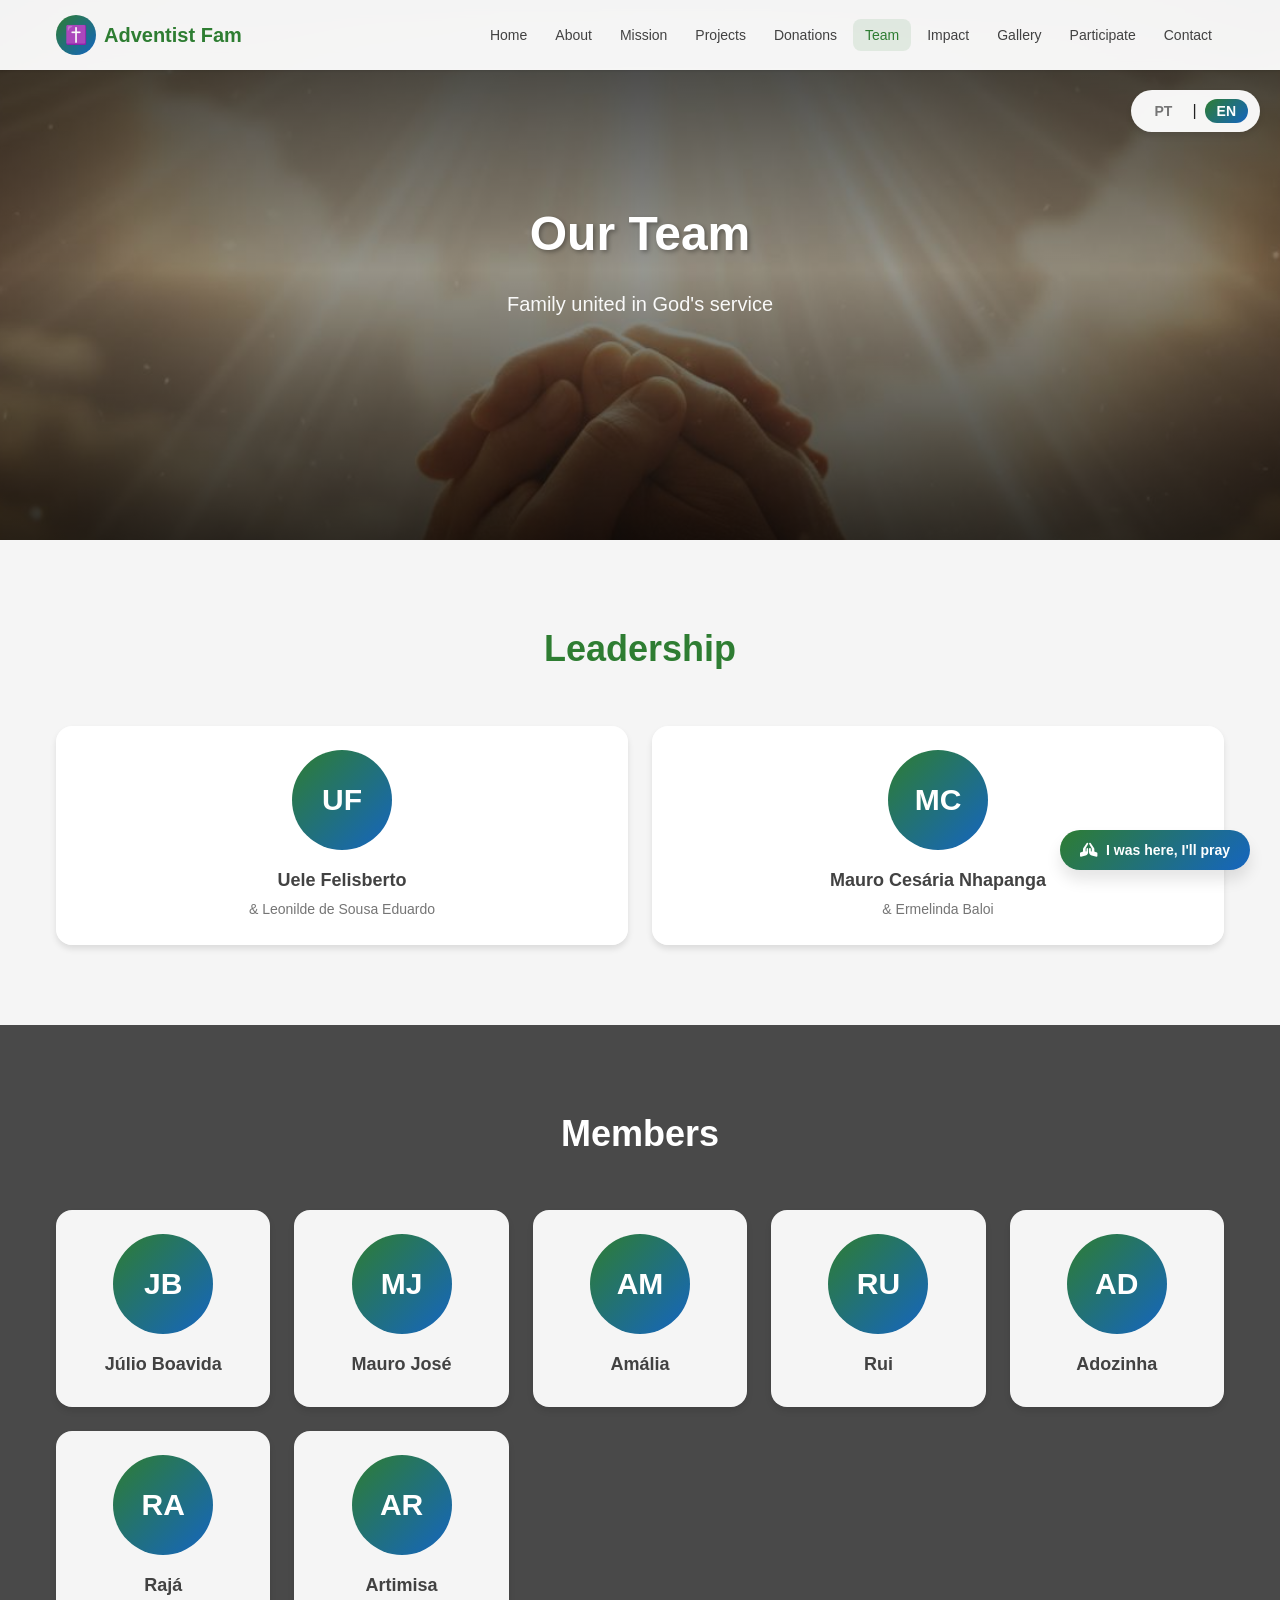
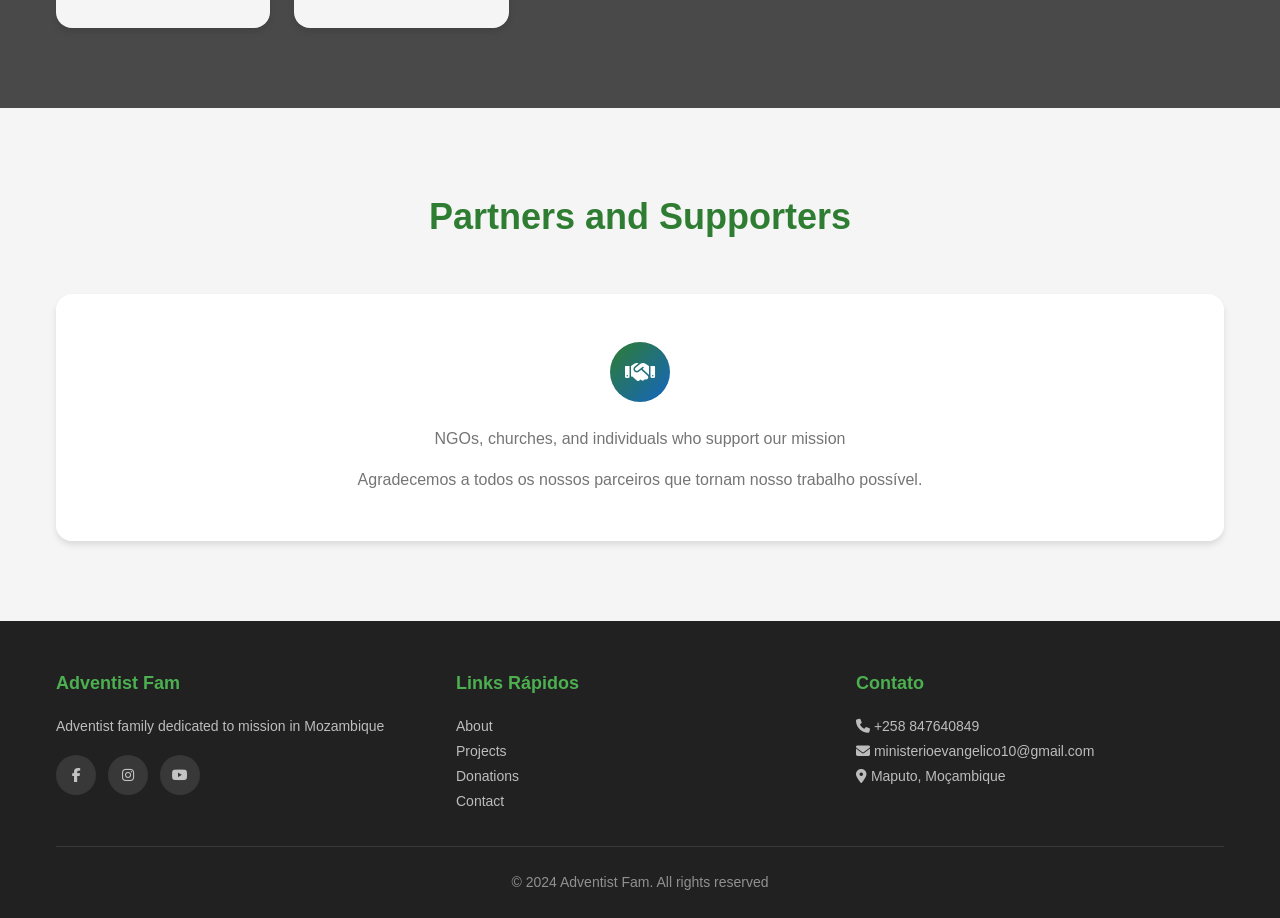
<file: pages/equipa.html>
<!DOCTYPE html>
<html lang="pt-BR">
<head>
    <meta charset="UTF-8">
    <meta name="viewport" content="width=device-width, initial-scale=1.0">
    <meta name="description" content="Nossa Equipa - Conheça a família dedicada ao serviço de Deus em Moçambique.">
    <title>Equipa - Adventist Fam</title>
    <link rel="icon" href="data:image/svg+xml,<svg xmlns='http://www.w3.org/2000/svg' viewBox='0 0 100 100'><text y='.9em' font-size='90'>✝️</text></svg>">
    <link rel="stylesheet" href="../css/style.css">
    <link rel="stylesheet" href="https://cdnjs.cloudflare.com/ajax/libs/font-awesome/6.4.0/css/all.min.css">
</head>
<body>
    <!-- Navegação -->
    <nav class="navbar">
        <div class="container navbar-container">
            <a href="../index.html" class="navbar-logo">
                <div class="navbar-logo-icon">✝️</div>
                <span>Adventist Fam</span>
            </a>
            
            <button class="navbar-toggle" aria-label="Menu">
                <span></span>
                <span></span>
                <span></span>
            </button>
            
            <ul class="navbar-menu">
                <li><a href="../index.html" class="navbar-link" data-translate="menu_home">Home</a></li>
                <li><a href="sobre.html" class="navbar-link" data-translate="menu_sobre">Sobre</a></li>
                <li><a href="missao.html" class="navbar-link" data-translate="menu_missao">Missão</a></li>
                <li><a href="projetos.html" class="navbar-link" data-translate="menu_projetos">Projetos</a></li>
                <li><a href="doacoes.html" class="navbar-link" data-translate="menu_doacoes">Doações</a></li>
                <li><a href="equipa.html" class="navbar-link active" data-translate="menu_equipa">Equipa</a></li>
                <li><a href="impacto.html" class="navbar-link" data-translate="menu_impacto">Impacto</a></li>
                <li><a href="galeria.html" class="navbar-link" data-translate="menu_galeria">Galeria</a></li>
                <li><a href="participar.html" class="navbar-link" data-translate="menu_participar">Participar</a></li>
                <li><a href="contato.html" class="navbar-link" data-translate="menu_contato">Contato</a></li>
            </ul>
        </div>
    </nav>

    <!-- Hero Section -->
    <section class="hero" style="background-image: url('../images/bg-equipa.jpg'); min-height: 60vh;">
        <div class="hero-content">
            <h1 class="hero-title" data-translate="equipa_title">Nossa Equipa</h1>
            <p class="hero-subtitle" data-translate="equipa_subtitle">Família unida no serviço de Deus</p>
        </div>
    </section>

    <!-- Liderança -->
    <section class="section">
        <div class="container">
            <div class="section-header">
                <h2 class="section-title" data-translate="equipa_lideranca">Liderança</h2>
            </div>
            
            <div class="team-grid">
                <div class="team-card" data-animate="fadeIn">
                    <div class="team-avatar">UF</div>
                    <h3 class="team-name">Uele Felisberto</h3>
                    <p class="team-role">& Leonilde de Sousa Eduardo</p>
                </div>
                
                <div class="team-card" data-animate="fadeIn">
                    <div class="team-avatar">MC</div>
                    <h3 class="team-name">Mauro Cesária Nhapanga</h3>
                    <p class="team-role">& Ermelinda Baloi</p>
                </div>
            </div>
        </div>
    </section>

    <!-- Membros -->
    <section class="section section-bg" style="background-image: url('../images/galeria-missao.jpg');">
        <div class="container section-content">
            <div class="section-header">
                <h2 class="section-title" data-translate="equipa_membros">Membros</h2>
            </div>
            
            <div class="team-grid">
                <div class="team-card" data-animate="fadeIn">
                    <div class="team-avatar">JB</div>
                    <h3 class="team-name">Júlio Boavida</h3>
                </div>
                
                <div class="team-card" data-animate="fadeIn">
                    <div class="team-avatar">MJ</div>
                    <h3 class="team-name">Mauro José</h3>
                </div>
                
                <div class="team-card" data-animate="fadeIn">
                    <div class="team-avatar">AM</div>
                    <h3 class="team-name">Amália</h3>
                </div>
                
                <div class="team-card" data-animate="fadeIn">
                    <div class="team-avatar">RU</div>
                    <h3 class="team-name">Rui</h3>
                </div>
                
                <div class="team-card" data-animate="fadeIn">
                    <div class="team-avatar">AD</div>
                    <h3 class="team-name">Adozinha</h3>
                </div>
                
                <div class="team-card" data-animate="fadeIn">
                    <div class="team-avatar">RA</div>
                    <h3 class="team-name">Rajá</h3>
                </div>
                
                <div class="team-card" data-animate="fadeIn">
                    <div class="team-avatar">AR</div>
                    <h3 class="team-name">Artimisa</h3>
                </div>
            </div>
        </div>
    </section>

    <!-- Parceiros -->
    <section class="section">
        <div class="container">
            <div class="section-header">
                <h2 class="section-title" data-translate="equipa_parceiros">Parceiros e Apoiadores</h2>
            </div>
            
            <div class="card">
                <div class="card-body" style="padding: 3rem; text-align: center;">
                    <div class="card-icon" style="margin: 0 auto 1.5rem;">
                        <i class="fas fa-handshake"></i>
                    </div>
                    <p class="card-text" data-translate="equipa_parceiros_text">ONGs, igrejas e indivíduos que apoiam nossa missão</p>
                    <p style="margin-top: 1rem; color: var(--gray);">Agradecemos a todos os nossos parceiros que tornam nosso trabalho possível.</p>
                </div>
            </div>
        </div>
    </section>

    <!-- Footer -->
    <footer class="footer">
        <div class="container">
            <div class="footer-content">
                <div class="footer-section">
                    <h4>Adventist Fam</h4>
                    <p data-translate="footer_familia">Família Adventista dedicada à missão em Moçambique</p>
                    <div class="footer-social">
                        <a href="#" aria-label="Facebook"><i class="fab fa-facebook-f"></i></a>
                        <a href="#" aria-label="Instagram"><i class="fab fa-instagram"></i></a>
                        <a href="#" aria-label="YouTube"><i class="fab fa-youtube"></i></a>
                    </div>
                </div>
                
                <div class="footer-section">
                    <h4>Links Rápidos</h4>
                    <p><a href="sobre.html" data-translate="menu_sobre">Sobre Nós</a></p>
                    <p><a href="projetos.html" data-translate="menu_projetos">Projetos</a></p>
                    <p><a href="doacoes.html" data-translate="menu_doacoes">Doações</a></p>
                    <p><a href="contato.html" data-translate="menu_contato">Contato</a></p>
                </div>
                
                <div class="footer-section">
                    <h4>Contato</h4>
                    <p><i class="fas fa-phone"></i> +258 847640849</p>
                    <p><i class="fas fa-envelope"></i> ministerioevangelico10@gmail.com</p>
                    <p><i class="fas fa-map-marker-alt"></i> Maputo, Moçambique</p>
                </div>
            </div>
            
            <div class="footer-bottom">
                <p>&copy; 2024 Adventist Fam. <span data-translate="footer_direitos">Todos os direitos reservados.</span></p>
            </div>
        </div>
    </footer>

    <!-- Botão Flutuante de Oração -->
    <div class="prayer-float">
        <button id="prayer-btn" class="prayer-float-btn">
            <i class="fas fa-praying-hands"></i>
            <span data-translate="oracao_btn">Estive aqui, vou orar</span>
        </button>
    </div>

    <!-- Modal de Oração -->
    <div id="prayer-modal" class="modal-overlay">
        <div class="modal-content">
            <button id="prayer-close" class="modal-close">&times;</button>
            <div class="modal-icon">
                <i class="fas fa-praying-hands"></i>
            </div>
            <h3 class="modal-title" data-translate="oracao_modal_title">Oração</h3>
            <p class="modal-text" data-translate="oracao_modal_text">Obrigado pela sua visita. Que Deus te abençoe e guie sua vida.</p>
            <button id="prayer-amen" class="btn btn-primary btn-large" data-translate="oracao_btn_amen">Amém</button>
            <p id="prayer-counter" class="modal-counter">0 orações realizadas</p>
        </div>
    </div>

    <!-- Scripts -->
    <script src="../js/translations.js"></script>
    <script src="../js/main.js"></script>
</body>
</html>
</file>
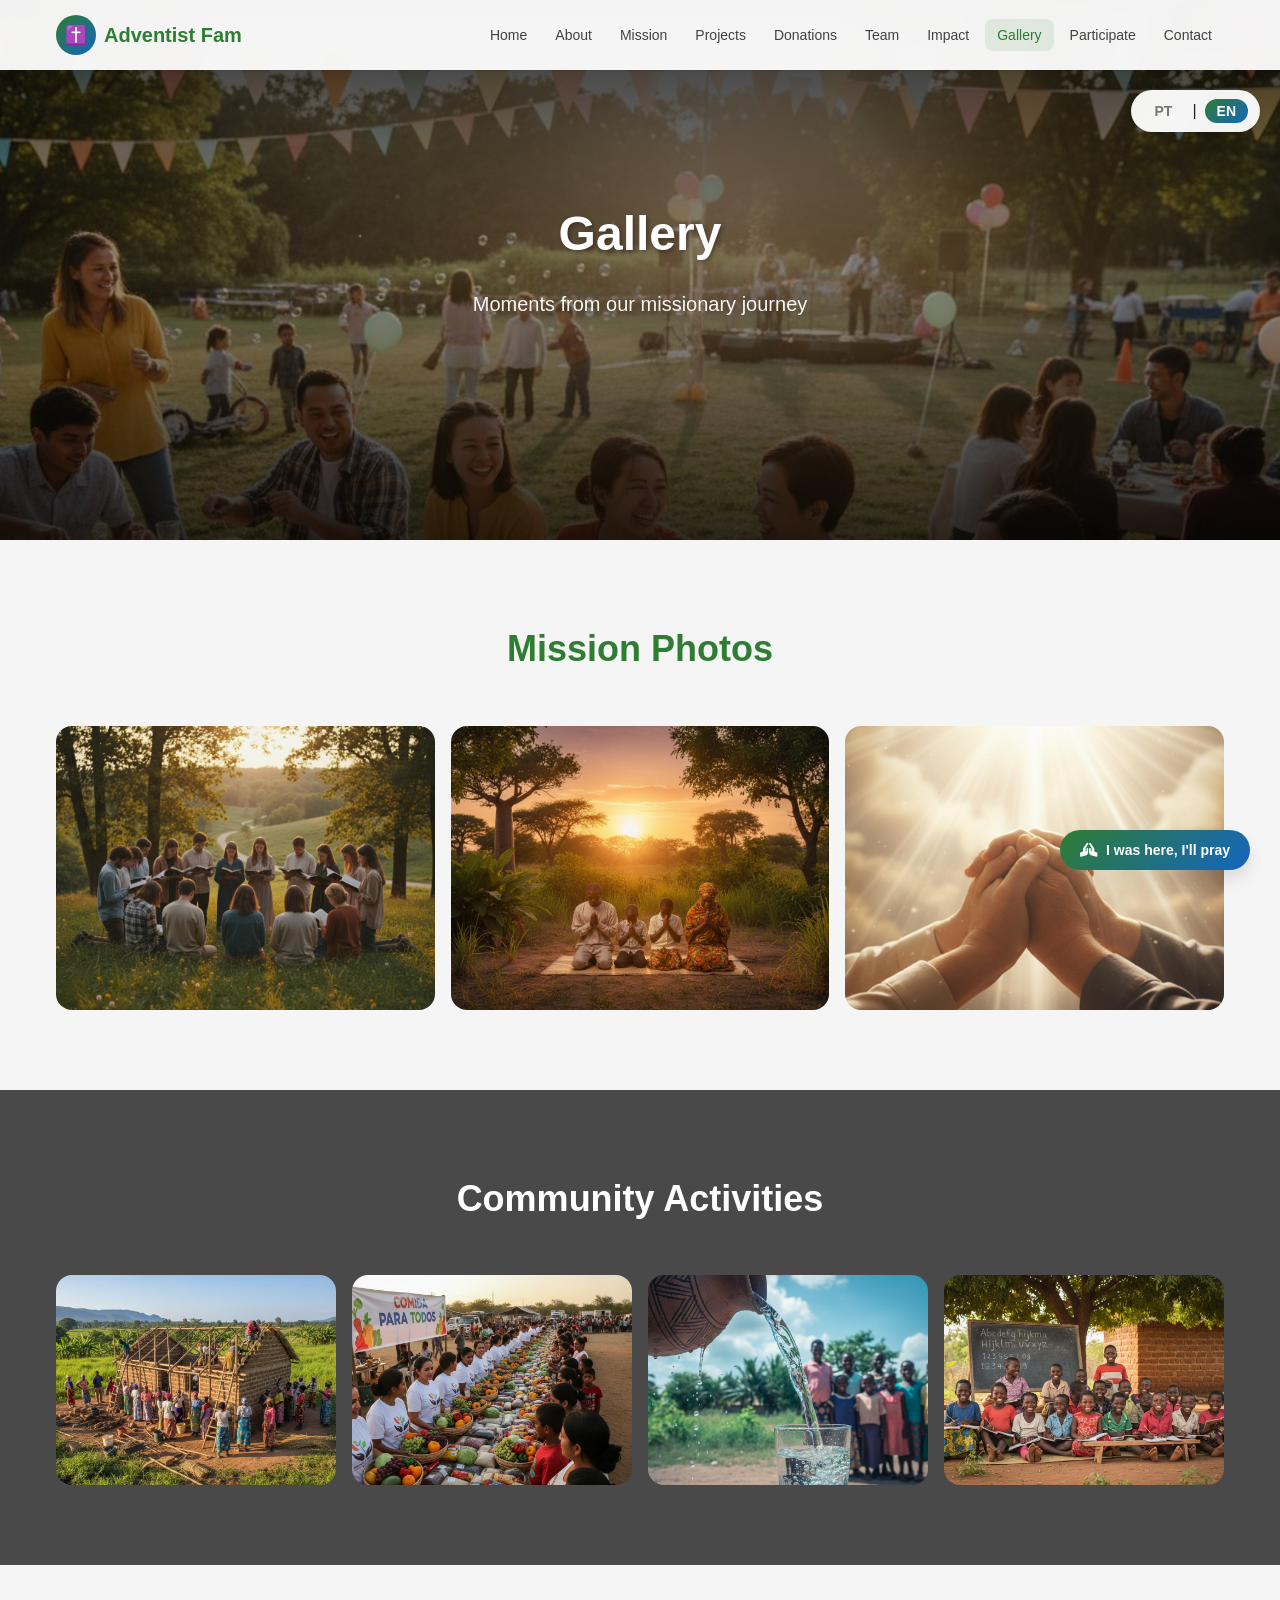
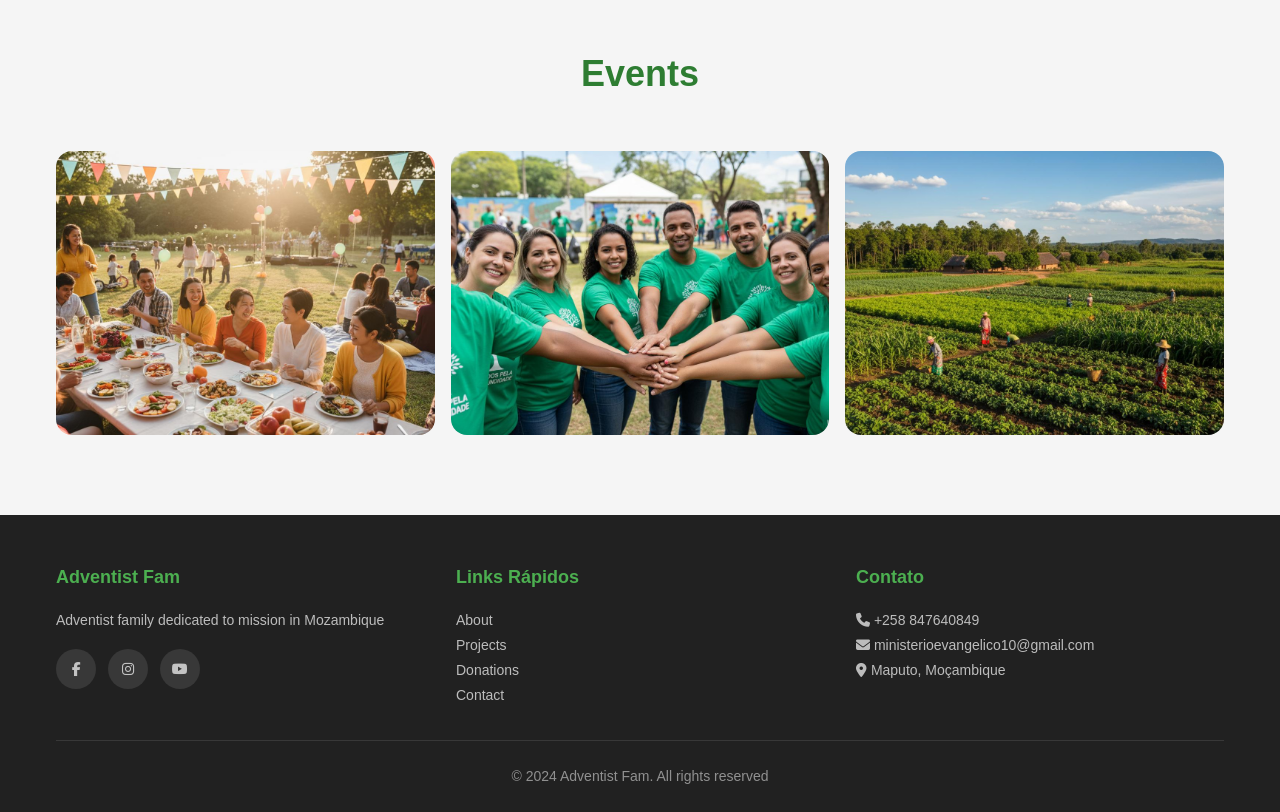
<file: pages/galeria.html>
<!DOCTYPE html>
<html lang="pt-BR">
<head>
    <meta charset="UTF-8">
    <meta name="viewport" content="width=device-width, initial-scale=1.0">
    <meta name="description" content="Galeria - Momentos de nossa jornada missionária em Moçambique.">
    <title>Galeria - Adventist Fam</title>
    <link rel="icon" href="data:image/svg+xml,<svg xmlns='http://www.w3.org/2000/svg' viewBox='0 0 100 100'><text y='.9em' font-size='90'>✝️</text></svg>">
    <link rel="stylesheet" href="../css/style.css">
    <link rel="stylesheet" href="https://cdnjs.cloudflare.com/ajax/libs/font-awesome/6.4.0/css/all.min.css">
</head>
<body>
    <!-- Navegação -->
    <nav class="navbar">
        <div class="container navbar-container">
            <a href="../index.html" class="navbar-logo">
                <div class="navbar-logo-icon">✝️</div>
                <span>Adventist Fam</span>
            </a>
            
            <button class="navbar-toggle" aria-label="Menu">
                <span></span>
                <span></span>
                <span></span>
            </button>
            
            <ul class="navbar-menu">
                <li><a href="../index.html" class="navbar-link" data-translate="menu_home">Home</a></li>
                <li><a href="sobre.html" class="navbar-link" data-translate="menu_sobre">Sobre</a></li>
                <li><a href="missao.html" class="navbar-link" data-translate="menu_missao">Missão</a></li>
                <li><a href="projetos.html" class="navbar-link" data-translate="menu_projetos">Projetos</a></li>
                <li><a href="doacoes.html" class="navbar-link" data-translate="menu_doacoes">Doações</a></li>
                <li><a href="equipa.html" class="navbar-link" data-translate="menu_equipa">Equipa</a></li>
                <li><a href="impacto.html" class="navbar-link" data-translate="menu_impacto">Impacto</a></li>
                <li><a href="galeria.html" class="navbar-link active" data-translate="menu_galeria">Galeria</a></li>
                <li><a href="participar.html" class="navbar-link" data-translate="menu_participar">Participar</a></li>
                <li><a href="contato.html" class="navbar-link" data-translate="menu_contato">Contato</a></li>
            </ul>
        </div>
    </nav>

    <!-- Hero Section -->
    <section class="hero" style="background-image: url('../images/galeria-eventos.jpg'); min-height: 60vh;">
        <div class="hero-content">
            <h1 class="hero-title" data-translate="galeria_title">Galeria</h1>
            <p class="hero-subtitle" data-translate="galeria_subtitle">Momentos de nossa jornada missionária</p>
        </div>
    </section>

    <!-- Fotos da Missão -->
    <section class="section">
        <div class="container">
            <div class="section-header">
                <h2 class="section-title" data-translate="galeria_missao">Fotos da Missão</h2>
            </div>
            
            <div class="gallery-grid">
                <div class="gallery-item" data-animate="fadeIn">
                    <img src="../images/galeria-missao.jpg" alt="Missão">
                    <div class="gallery-overlay">
                        <i class="fas fa-search-plus" style="color: white; font-size: 2rem;"></i>
                    </div>
                </div>
                
                <div class="gallery-item" data-animate="fadeIn">
                    <img src="../images/hero-home.jpg" alt="Oração em Família">
                    <div class="gallery-overlay">
                        <i class="fas fa-search-plus" style="color: white; font-size: 2rem;"></i>
                    </div>
                </div>
                
                <div class="gallery-item" data-animate="fadeIn">
                    <img src="../images/bg-equipa.jpg" alt="União">
                    <div class="gallery-overlay">
                        <i class="fas fa-search-plus" style="color: white; font-size: 2rem;"></i>
                    </div>
                </div>
            </div>
        </div>
    </section>

    <!-- Atividades Comunitárias -->
    <section class="section section-bg" style="background-image: url('../images/bg-missao.jpg');">
        <div class="container section-content">
            <div class="section-header">
                <h2 class="section-title" data-translate="galeria_comunidade">Atividades Comunitárias</h2>
            </div>
            
            <div class="gallery-grid">
                <div class="gallery-item" data-animate="fadeIn">
                    <img src="../images/galeria-comunidade.jpg" alt="Construção Comunitária">
                    <div class="gallery-overlay">
                        <i class="fas fa-search-plus" style="color: white; font-size: 2rem;"></i>
                    </div>
                </div>
                
                <div class="gallery-item" data-animate="fadeIn">
                    <img src="../images/projeto-alimentar.jpg" alt="Distribuição de Alimentos">
                    <div class="gallery-overlay">
                        <i class="fas fa-search-plus" style="color: white; font-size: 2rem;"></i>
                    </div>
                </div>
                
                <div class="gallery-item" data-animate="fadeIn">
                    <img src="../images/projeto-agua.jpg" alt="Água Potável">
                    <div class="gallery-overlay">
                        <i class="fas fa-search-plus" style="color: white; font-size: 2rem;"></i>
                    </div>
                </div>
                
                <div class="gallery-item" data-animate="fadeIn">
                    <img src="../images/projeto-alfabetizacao.jpg" alt="Educação">
                    <div class="gallery-overlay">
                        <i class="fas fa-search-plus" style="color: white; font-size: 2rem;"></i>
                    </div>
                </div>
            </div>
        </div>
    </section>

    <!-- Eventos -->
    <section class="section">
        <div class="container">
            <div class="section-header">
                <h2 class="section-title" data-translate="galeria_eventos">Eventos</h2>
            </div>
            
            <div class="gallery-grid">
                <div class="gallery-item" data-animate="fadeIn">
                    <img src="../images/galeria-eventos.jpg" alt="Evento Comunitário">
                    <div class="gallery-overlay">
                        <i class="fas fa-search-plus" style="color: white; font-size: 2rem;"></i>
                    </div>
                </div>
                
                <div class="gallery-item" data-animate="fadeIn">
                    <img src="../images/projeto-voluntariado.jpg" alt="Voluntariado">
                    <div class="gallery-overlay">
                        <i class="fas fa-search-plus" style="color: white; font-size: 2rem;"></i>
                    </div>
                </div>
                
                <div class="gallery-item" data-animate="fadeIn">
                    <img src="../images/projeto-fazenda.jpg" alt="Projeto Fazenda">
                    <div class="gallery-overlay">
                        <i class="fas fa-search-plus" style="color: white; font-size: 2rem;"></i>
                    </div>
                </div>
            </div>
        </div>
    </section>

    <!-- Footer -->
    <footer class="footer">
        <div class="container">
            <div class="footer-content">
                <div class="footer-section">
                    <h4>Adventist Fam</h4>
                    <p data-translate="footer_familia">Família Adventista dedicada à missão em Moçambique</p>
                    <div class="footer-social">
                        <a href="#" aria-label="Facebook"><i class="fab fa-facebook-f"></i></a>
                        <a href="#" aria-label="Instagram"><i class="fab fa-instagram"></i></a>
                        <a href="#" aria-label="YouTube"><i class="fab fa-youtube"></i></a>
                    </div>
                </div>
                
                <div class="footer-section">
                    <h4>Links Rápidos</h4>
                    <p><a href="sobre.html" data-translate="menu_sobre">Sobre Nós</a></p>
                    <p><a href="projetos.html" data-translate="menu_projetos">Projetos</a></p>
                    <p><a href="doacoes.html" data-translate="menu_doacoes">Doações</a></p>
                    <p><a href="contato.html" data-translate="menu_contato">Contato</a></p>
                </div>
                
                <div class="footer-section">
                    <h4>Contato</h4>
                    <p><i class="fas fa-phone"></i> +258 847640849</p>
                    <p><i class="fas fa-envelope"></i> ministerioevangelico10@gmail.com</p>
                    <p><i class="fas fa-map-marker-alt"></i> Maputo, Moçambique</p>
                </div>
            </div>
            
            <div class="footer-bottom">
                <p>&copy; 2024 Adventist Fam. <span data-translate="footer_direitos">Todos os direitos reservados.</span></p>
            </div>
        </div>
    </footer>

    <!-- Botão Flutuante de Oração -->
    <div class="prayer-float">
        <button id="prayer-btn" class="prayer-float-btn">
            <i class="fas fa-praying-hands"></i>
            <span data-translate="oracao_btn">Estive aqui, vou orar</span>
        </button>
    </div>

    <!-- Modal de Oração -->
    <div id="prayer-modal" class="modal-overlay">
        <div class="modal-content">
            <button id="prayer-close" class="modal-close">&times;</button>
            <div class="modal-icon">
                <i class="fas fa-praying-hands"></i>
            </div>
            <h3 class="modal-title" data-translate="oracao_modal_title">Oração</h3>
            <p class="modal-text" data-translate="oracao_modal_text">Obrigado pela sua visita. Que Deus te abençoe e guie sua vida.</p>
            <button id="prayer-amen" class="btn btn-primary btn-large" data-translate="oracao_btn_amen">Amém</button>
            <p id="prayer-counter" class="modal-counter">0 orações realizadas</p>
        </div>
    </div>

    <!-- Scripts -->
    <script src="../js/translations.js"></script>
    <script src="../js/main.js"></script>
</body>
</html>
</file>
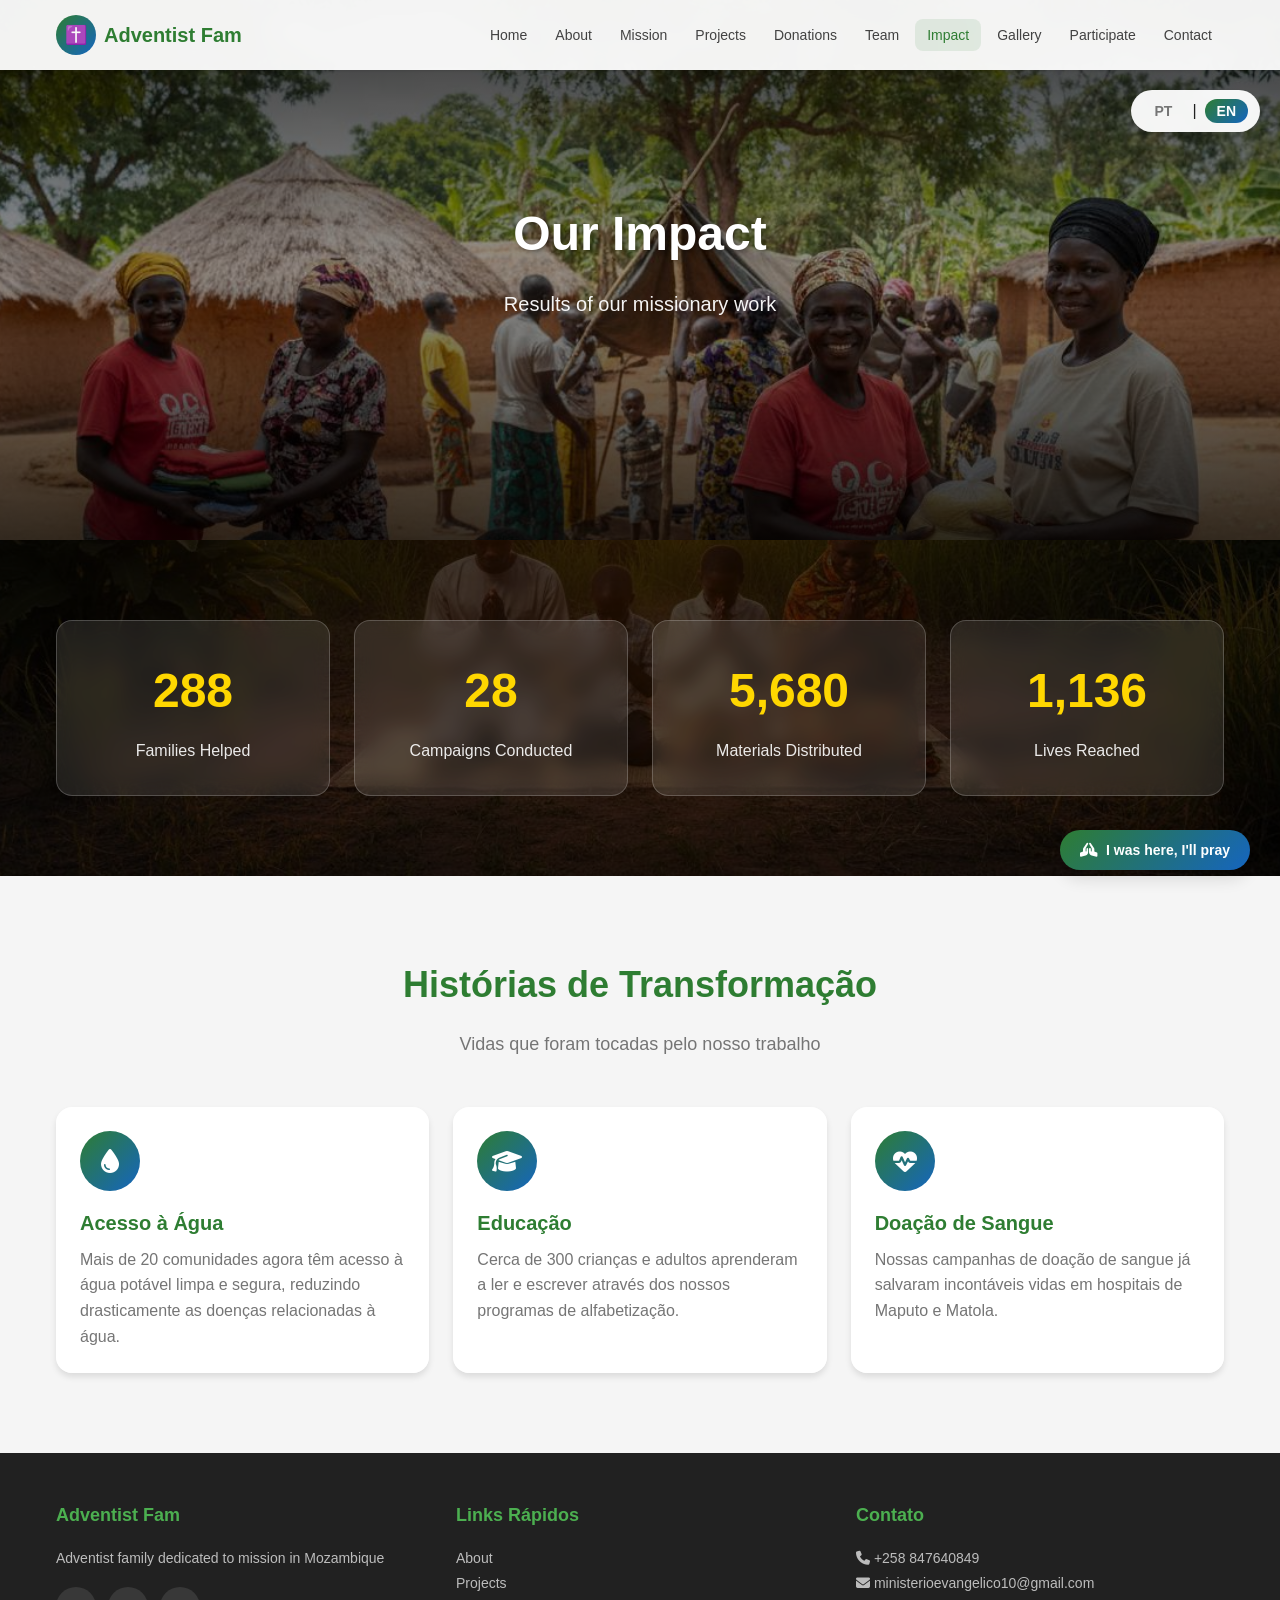
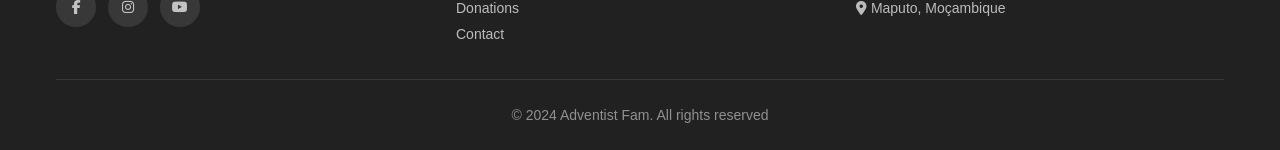
<file: pages/impacto.html>
<!DOCTYPE html>
<html lang="pt-BR">
<head>
    <meta charset="UTF-8">
    <meta name="viewport" content="width=device-width, initial-scale=1.0">
    <meta name="description" content="Nosso Impacto - Resultados do nosso trabalho missionário em Moçambique.">
    <title>Impacto - Adventist Fam</title>
    <link rel="icon" href="data:image/svg+xml,<svg xmlns='http://www.w3.org/2000/svg' viewBox='0 0 100 100'><text y='.9em' font-size='90'>✝️</text></svg>">
    <link rel="stylesheet" href="../css/style.css">
    <link rel="stylesheet" href="https://cdnjs.cloudflare.com/ajax/libs/font-awesome/6.4.0/css/all.min.css">
</head>
<body>
    <!-- Navegação -->
    <nav class="navbar">
        <div class="container navbar-container">
            <a href="../index.html" class="navbar-logo">
                <div class="navbar-logo-icon">✝️</div>
                <span>Adventist Fam</span>
            </a>
            
            <button class="navbar-toggle" aria-label="Menu">
                <span></span>
                <span></span>
                <span></span>
            </button>
            
            <ul class="navbar-menu">
                <li><a href="../index.html" class="navbar-link" data-translate="menu_home">Home</a></li>
                <li><a href="sobre.html" class="navbar-link" data-translate="menu_sobre">Sobre</a></li>
                <li><a href="missao.html" class="navbar-link" data-translate="menu_missao">Missão</a></li>
                <li><a href="projetos.html" class="navbar-link" data-translate="menu_projetos">Projetos</a></li>
                <li><a href="doacoes.html" class="navbar-link" data-translate="menu_doacoes">Doações</a></li>
                <li><a href="equipa.html" class="navbar-link" data-translate="menu_equipa">Equipa</a></li>
                <li><a href="impacto.html" class="navbar-link active" data-translate="menu_impacto">Impacto</a></li>
                <li><a href="galeria.html" class="navbar-link" data-translate="menu_galeria">Galeria</a></li>
                <li><a href="participar.html" class="navbar-link" data-translate="menu_participar">Participar</a></li>
                <li><a href="contato.html" class="navbar-link" data-translate="menu_contato">Contato</a></li>
            </ul>
        </div>
    </nav>

    <!-- Hero Section -->
    <section class="hero" style="background-image: url('../images/bg-missao.jpg'); min-height: 60vh;">
        <div class="hero-content">
            <h1 class="hero-title" data-translate="impacto_title">Nosso Impacto</h1>
            <p class="hero-subtitle" data-translate="impacto_subtitle">Resultados do nosso trabalho missionário</p>
        </div>
    </section>

    <!-- Estatísticas -->
    <section class="section section-bg" style="background-image: url('../images/hero-home.jpg');">
        <div class="container section-content">
            <div class="stats-grid">
                <div class="stat-card" data-animate="scaleIn">
                    <div class="stat-number" data-counter="500">0</div>
                    <div class="stat-label" data-translate="impacto_familias">Famílias Ajudadas</div>
                </div>
                
                <div class="stat-card" data-animate="scaleIn">
                    <div class="stat-number" data-counter="50">0</div>
                    <div class="stat-label" data-translate="impacto_campanhas">Campanhas Realizadas</div>
                </div>
                
                <div class="stat-card" data-animate="scaleIn">
                    <div class="stat-number" data-counter="10000">0</div>
                    <div class="stat-label" data-translate="impacto_materiais">Materiais Distribuídos</div>
                </div>
                
                <div class="stat-card" data-animate="scaleIn">
                    <div class="stat-number" data-counter="2000">0</div>
                    <div class="stat-label" data-translate="impacto_vidas">Vidas Alcançadas</div>
                </div>
            </div>
        </div>
    </section>

    <!-- Histórias de Impacto -->
    <section class="section">
        <div class="container">
            <div class="section-header">
                <h2 class="section-title">Histórias de Transformação</h2>
                <p class="section-subtitle">Vidas que foram tocadas pelo nosso trabalho</p>
            </div>
            
            <div class="card-grid">
                <div class="card" data-animate="fadeIn">
                    <div class="card-body">
                        <div class="card-icon">
                            <i class="fas fa-tint"></i>
                        </div>
                        <h3 class="card-title">Acesso à Água</h3>
                        <p class="card-text">Mais de 20 comunidades agora têm acesso à água potável limpa e segura, reduzindo drasticamente as doenças relacionadas à água.</p>
                    </div>
                </div>
                
                <div class="card" data-animate="fadeIn">
                    <div class="card-body">
                        <div class="card-icon">
                            <i class="fas fa-graduation-cap"></i>
                        </div>
                        <h3 class="card-title">Educação</h3>
                        <p class="card-text">Cerca de 300 crianças e adultos aprenderam a ler e escrever através dos nossos programas de alfabetização.</p>
                    </div>
                </div>
                
                <div class="card" data-animate="fadeIn">
                    <div class="card-body">
                        <div class="card-icon">
                            <i class="fas fa-heartbeat"></i>
                        </div>
                        <h3 class="card-title">Doação de Sangue</h3>
                        <p class="card-text">Nossas campanhas de doação de sangue já salvaram incontáveis vidas em hospitais de Maputo e Matola.</p>
                    </div>
                </div>
            </div>
        </div>
    </section>

    <!-- Footer -->
    <footer class="footer">
        <div class="container">
            <div class="footer-content">
                <div class="footer-section">
                    <h4>Adventist Fam</h4>
                    <p data-translate="footer_familia">Família Adventista dedicada à missão em Moçambique</p>
                    <div class="footer-social">
                        <a href="#" aria-label="Facebook"><i class="fab fa-facebook-f"></i></a>
                        <a href="#" aria-label="Instagram"><i class="fab fa-instagram"></i></a>
                        <a href="#" aria-label="YouTube"><i class="fab fa-youtube"></i></a>
                    </div>
                </div>
                
                <div class="footer-section">
                    <h4>Links Rápidos</h4>
                    <p><a href="sobre.html" data-translate="menu_sobre">Sobre Nós</a></p>
                    <p><a href="projetos.html" data-translate="menu_projetos">Projetos</a></p>
                    <p><a href="doacoes.html" data-translate="menu_doacoes">Doações</a></p>
                    <p><a href="contato.html" data-translate="menu_contato">Contato</a></p>
                </div>
                
                <div class="footer-section">
                    <h4>Contato</h4>
                    <p><i class="fas fa-phone"></i> +258 847640849</p>
                    <p><i class="fas fa-envelope"></i> ministerioevangelico10@gmail.com</p>
                    <p><i class="fas fa-map-marker-alt"></i> Maputo, Moçambique</p>
                </div>
            </div>
            
            <div class="footer-bottom">
                <p>&copy; 2024 Adventist Fam. <span data-translate="footer_direitos">Todos os direitos reservados.</span></p>
            </div>
        </div>
    </footer>

    <!-- Botão Flutuante de Oração -->
    <div class="prayer-float">
        <button id="prayer-btn" class="prayer-float-btn">
            <i class="fas fa-praying-hands"></i>
            <span data-translate="oracao_btn">Estive aqui, vou orar</span>
        </button>
    </div>

    <!-- Modal de Oração -->
    <div id="prayer-modal" class="modal-overlay">
        <div class="modal-content">
            <button id="prayer-close" class="modal-close">&times;</button>
            <div class="modal-icon">
                <i class="fas fa-praying-hands"></i>
            </div>
            <h3 class="modal-title" data-translate="oracao_modal_title">Oração</h3>
            <p class="modal-text" data-translate="oracao_modal_text">Obrigado pela sua visita. Que Deus te abençoe e guie sua vida.</p>
            <button id="prayer-amen" class="btn btn-primary btn-large" data-translate="oracao_btn_amen">Amém</button>
            <p id="prayer-counter" class="modal-counter">0 orações realizadas</p>
        </div>
    </div>

    <!-- Scripts -->
    <script src="../js/translations.js"></script>
    <script src="../js/main.js"></script>
</body>
</html>
</file>
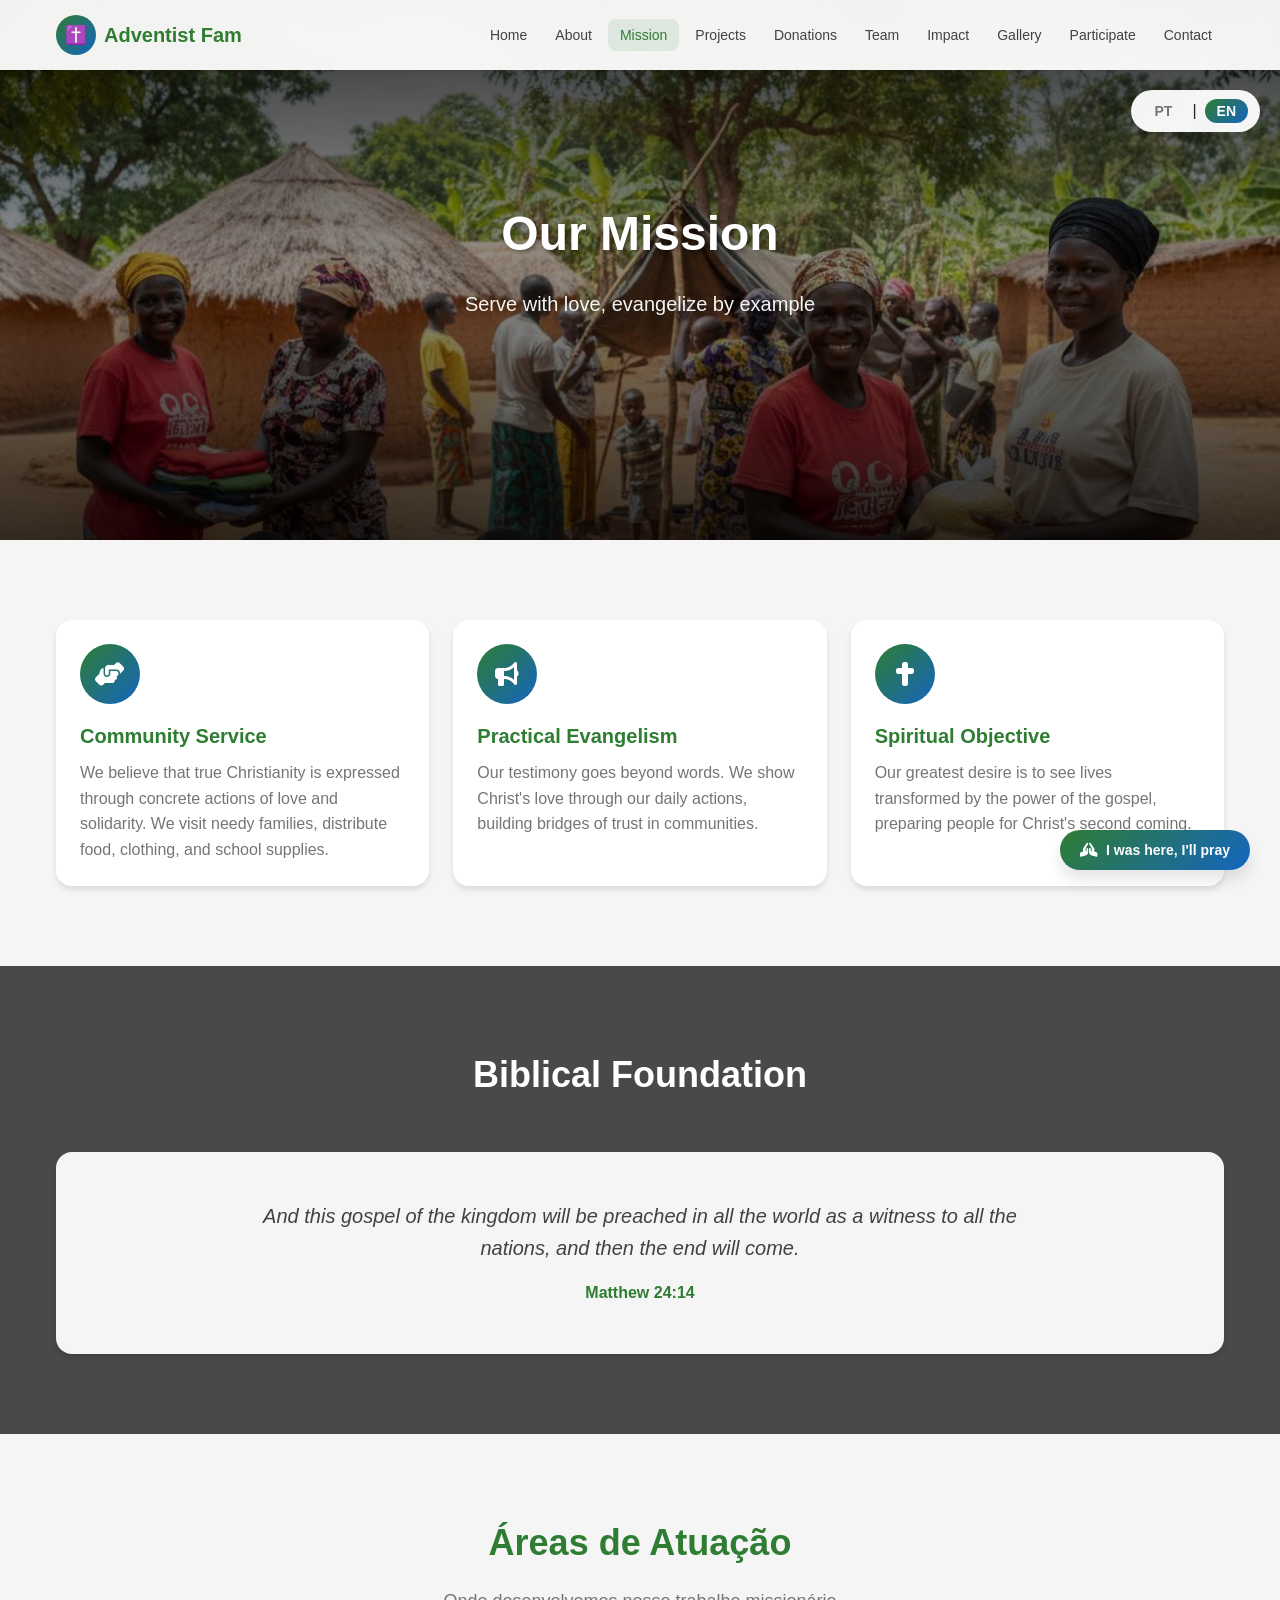
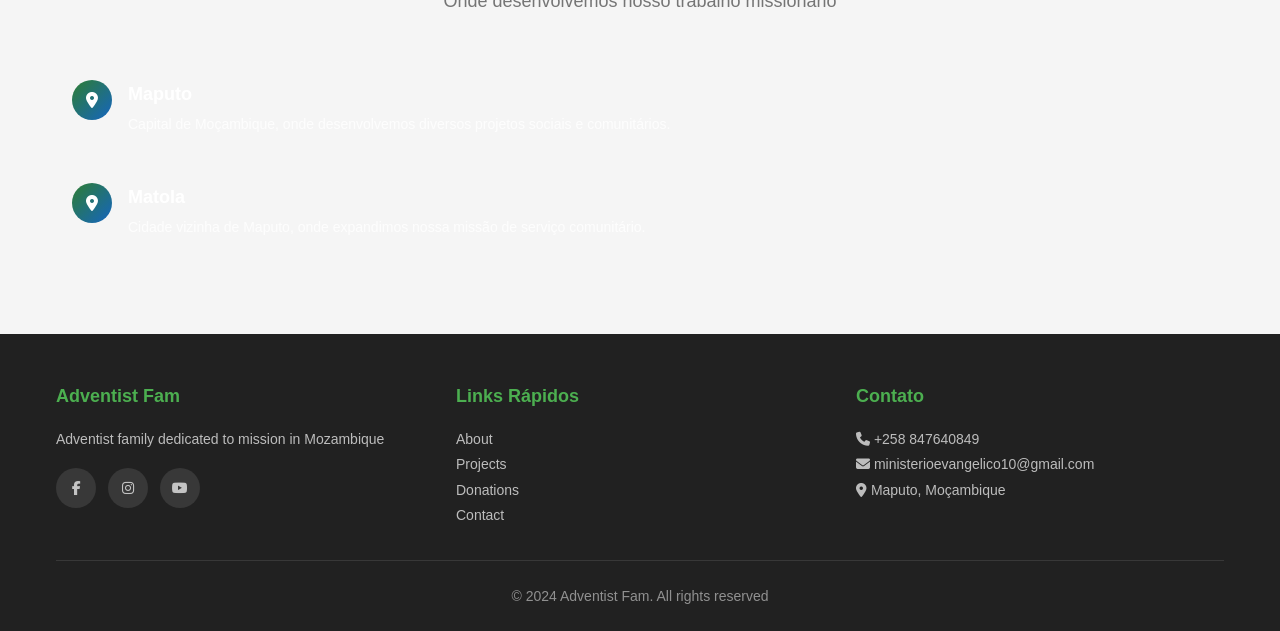
<file: pages/missao.html>
<!DOCTYPE html>
<html lang="pt-BR">
<head>
    <meta charset="UTF-8">
    <meta name="viewport" content="width=device-width, initial-scale=1.0">
    <meta name="description" content="Nossa Missão - Servir com amor, evangelizar com exemplo. Conheça o trabalho missionário da Adventist Fam em Moçambique.">
    <title>Missão - Adventist Fam</title>
    <link rel="icon" href="data:image/svg+xml,<svg xmlns='http://www.w3.org/2000/svg' viewBox='0 0 100 100'><text y='.9em' font-size='90'>✝️</text></svg>">
    <link rel="stylesheet" href="../css/style.css">
    <link rel="stylesheet" href="https://cdnjs.cloudflare.com/ajax/libs/font-awesome/6.4.0/css/all.min.css">
</head>
<body>
    <!-- Navegação -->
    <nav class="navbar">
        <div class="container navbar-container">
            <a href="../index.html" class="navbar-logo">
                <div class="navbar-logo-icon">✝️</div>
                <span>Adventist Fam</span>
            </a>
            
            <button class="navbar-toggle" aria-label="Menu">
                <span></span>
                <span></span>
                <span></span>
            </button>
            
            <ul class="navbar-menu">
                <li><a href="../index.html" class="navbar-link" data-translate="menu_home">Home</a></li>
                <li><a href="sobre.html" class="navbar-link" data-translate="menu_sobre">Sobre</a></li>
                <li><a href="missao.html" class="navbar-link active" data-translate="menu_missao">Missão</a></li>
                <li><a href="projetos.html" class="navbar-link" data-translate="menu_projetos">Projetos</a></li>
                <li><a href="doacoes.html" class="navbar-link" data-translate="menu_doacoes">Doações</a></li>
                <li><a href="equipa.html" class="navbar-link" data-translate="menu_equipa">Equipa</a></li>
                <li><a href="impacto.html" class="navbar-link" data-translate="menu_impacto">Impacto</a></li>
                <li><a href="galeria.html" class="navbar-link" data-translate="menu_galeria">Galeria</a></li>
                <li><a href="participar.html" class="navbar-link" data-translate="menu_participar">Participar</a></li>
                <li><a href="contato.html" class="navbar-link" data-translate="menu_contato">Contato</a></li>
            </ul>
        </div>
    </nav>

    <!-- Hero Section -->
    <section class="hero" style="background-image: url('../images/bg-missao.jpg'); min-height: 60vh;">
        <div class="hero-content">
            <h1 class="hero-title" data-translate="missao_title">Nossa Missão</h1>
            <p class="hero-subtitle" data-translate="missao_subtitle">Servir com amor, evangelizar com exemplo</p>
        </div>
    </section>

    <!-- Serviço Comunitário -->
    <section class="section">
        <div class="container">
            <div class="card-grid">
                <div class="card" data-animate="fadeIn">
                    <div class="card-body">
                        <div class="card-icon">
                            <i class="fas fa-hands-helping"></i>
                        </div>
                        <h3 class="card-title" data-translate="missao_servico_title">Serviço Comunitário</h3>
                        <p class="card-text" data-translate="missao_servico_text">Acreditamos que o verdadeiro cristianismo se expressa através de ações concretas de amor e solidariedade. Visitamos famílias carentes, distribuímos alimentos, roupas e materiais escolares.</p>
                    </div>
                </div>
                
                <div class="card" data-animate="fadeIn">
                    <div class="card-body">
                        <div class="card-icon">
                            <i class="fas fa-bullhorn"></i>
                        </div>
                        <h3 class="card-title" data-translate="missao_evangelismo_title">Evangelismo Prático</h3>
                        <p class="card-text" data-translate="missao_evangelismo_text">Nosso testemunho vai além das palavras. Mostramos o amor de Cristo através de nossas ações diárias, construindo pontes de confiança nas comunidades.</p>
                    </div>
                </div>
                
                <div class="card" data-animate="fadeIn">
                    <div class="card-body">
                        <div class="card-icon">
                            <i class="fas fa-cross"></i>
                        </div>
                        <h3 class="card-title" data-translate="missao_objetivo_title">Objetivo Espiritual</h3>
                        <p class="card-text" data-translate="missao_objetivo_text">Nosso maior desejo é ver vidas transformadas pelo poder do evangelho, preparando pessoas para a segunda vinda de Cristo.</p>
                    </div>
                </div>
            </div>
        </div>
    </section>

    <!-- Base Bíblica -->
    <section class="section section-bg" style="background-image: url('../images/galeria-missao.jpg');">
        <div class="container section-content">
            <div class="section-header">
                <h2 class="section-title" data-translate="missao_base_title">Base Bíblica</h2>
            </div>
            
            <div class="card">
                <div class="card-body" style="padding: 3rem;">
                    <p class="card-text" style="font-size: 1.25rem; font-style: italic; text-align: center; max-width: 800px; margin: 0 auto; color: var(--dark-gray);" data-translate="missao_base_verse">
                        "E este evangelho do reino será pregado em todo o mundo, em testemunho a todas as nações, e então virá o fim."
                    </p>
                    <p class="text-center" style="margin-top: 1rem; color: var(--primary-green); font-weight: 600;" data-translate="missao_base_ref">Mateus 24:14</p>
                </div>
            </div>
        </div>
    </section>

    <!-- Áreas de Atuação -->
    <section class="section">
        <div class="container">
            <div class="section-header">
                <h2 class="section-title">Áreas de Atuação</h2>
                <p class="section-subtitle">Onde desenvolvemos nosso trabalho missionário</p>
            </div>
            
            <div class="feature-list">
                <div class="feature-item" data-animate="slideIn">
                    <div class="feature-icon">
                        <i class="fas fa-map-marker-alt"></i>
                    </div>
                    <div class="feature-content">
                        <h4>Maputo</h4>
                        <p>Capital de Moçambique, onde desenvolvemos diversos projetos sociais e comunitários.</p>
                    </div>
                </div>
                
                <div class="feature-item" data-animate="slideIn">
                    <div class="feature-icon">
                        <i class="fas fa-map-marker-alt"></i>
                    </div>
                    <div class="feature-content">
                        <h4>Matola</h4>
                        <p>Cidade vizinha de Maputo, onde expandimos nossa missão de serviço comunitário.</p>
                    </div>
                </div>
            </div>
        </div>
    </section>

    <!-- Footer -->
    <footer class="footer">
        <div class="container">
            <div class="footer-content">
                <div class="footer-section">
                    <h4>Adventist Fam</h4>
                    <p data-translate="footer_familia">Família Adventista dedicada à missão em Moçambique</p>
                    <div class="footer-social">
                        <a href="#" aria-label="Facebook"><i class="fab fa-facebook-f"></i></a>
                        <a href="#" aria-label="Instagram"><i class="fab fa-instagram"></i></a>
                        <a href="#" aria-label="YouTube"><i class="fab fa-youtube"></i></a>
                    </div>
                </div>
                
                <div class="footer-section">
                    <h4>Links Rápidos</h4>
                    <p><a href="sobre.html" data-translate="menu_sobre">Sobre Nós</a></p>
                    <p><a href="projetos.html" data-translate="menu_projetos">Projetos</a></p>
                    <p><a href="doacoes.html" data-translate="menu_doacoes">Doações</a></p>
                    <p><a href="contato.html" data-translate="menu_contato">Contato</a></p>
                </div>
                
                <div class="footer-section">
                    <h4>Contato</h4>
                    <p><i class="fas fa-phone"></i> +258 847640849</p>
                    <p><i class="fas fa-envelope"></i> ministerioevangelico10@gmail.com</p>
                    <p><i class="fas fa-map-marker-alt"></i> Maputo, Moçambique</p>
                </div>
            </div>
            
            <div class="footer-bottom">
                <p>&copy; 2024 Adventist Fam. <span data-translate="footer_direitos">Todos os direitos reservados.</span></p>
            </div>
        </div>
    </footer>

    <!-- Botão Flutuante de Oração -->
    <div class="prayer-float">
        <button id="prayer-btn" class="prayer-float-btn">
            <i class="fas fa-praying-hands"></i>
            <span data-translate="oracao_btn">Estive aqui, vou orar</span>
        </button>
    </div>

    <!-- Modal de Oração -->
    <div id="prayer-modal" class="modal-overlay">
        <div class="modal-content">
            <button id="prayer-close" class="modal-close">&times;</button>
            <div class="modal-icon">
                <i class="fas fa-praying-hands"></i>
            </div>
            <h3 class="modal-title" data-translate="oracao_modal_title">Oração</h3>
            <p class="modal-text" data-translate="oracao_modal_text">Obrigado pela sua visita. Que Deus te abençoe e guie sua vida.</p>
            <button id="prayer-amen" class="btn btn-primary btn-large" data-translate="oracao_btn_amen">Amém</button>
            <p id="prayer-counter" class="modal-counter">0 orações realizadas</p>
        </div>
    </div>

    <!-- Scripts -->
    <script src="../js/translations.js"></script>
    <script src="../js/main.js"></script>
</body>
</html>
</file>
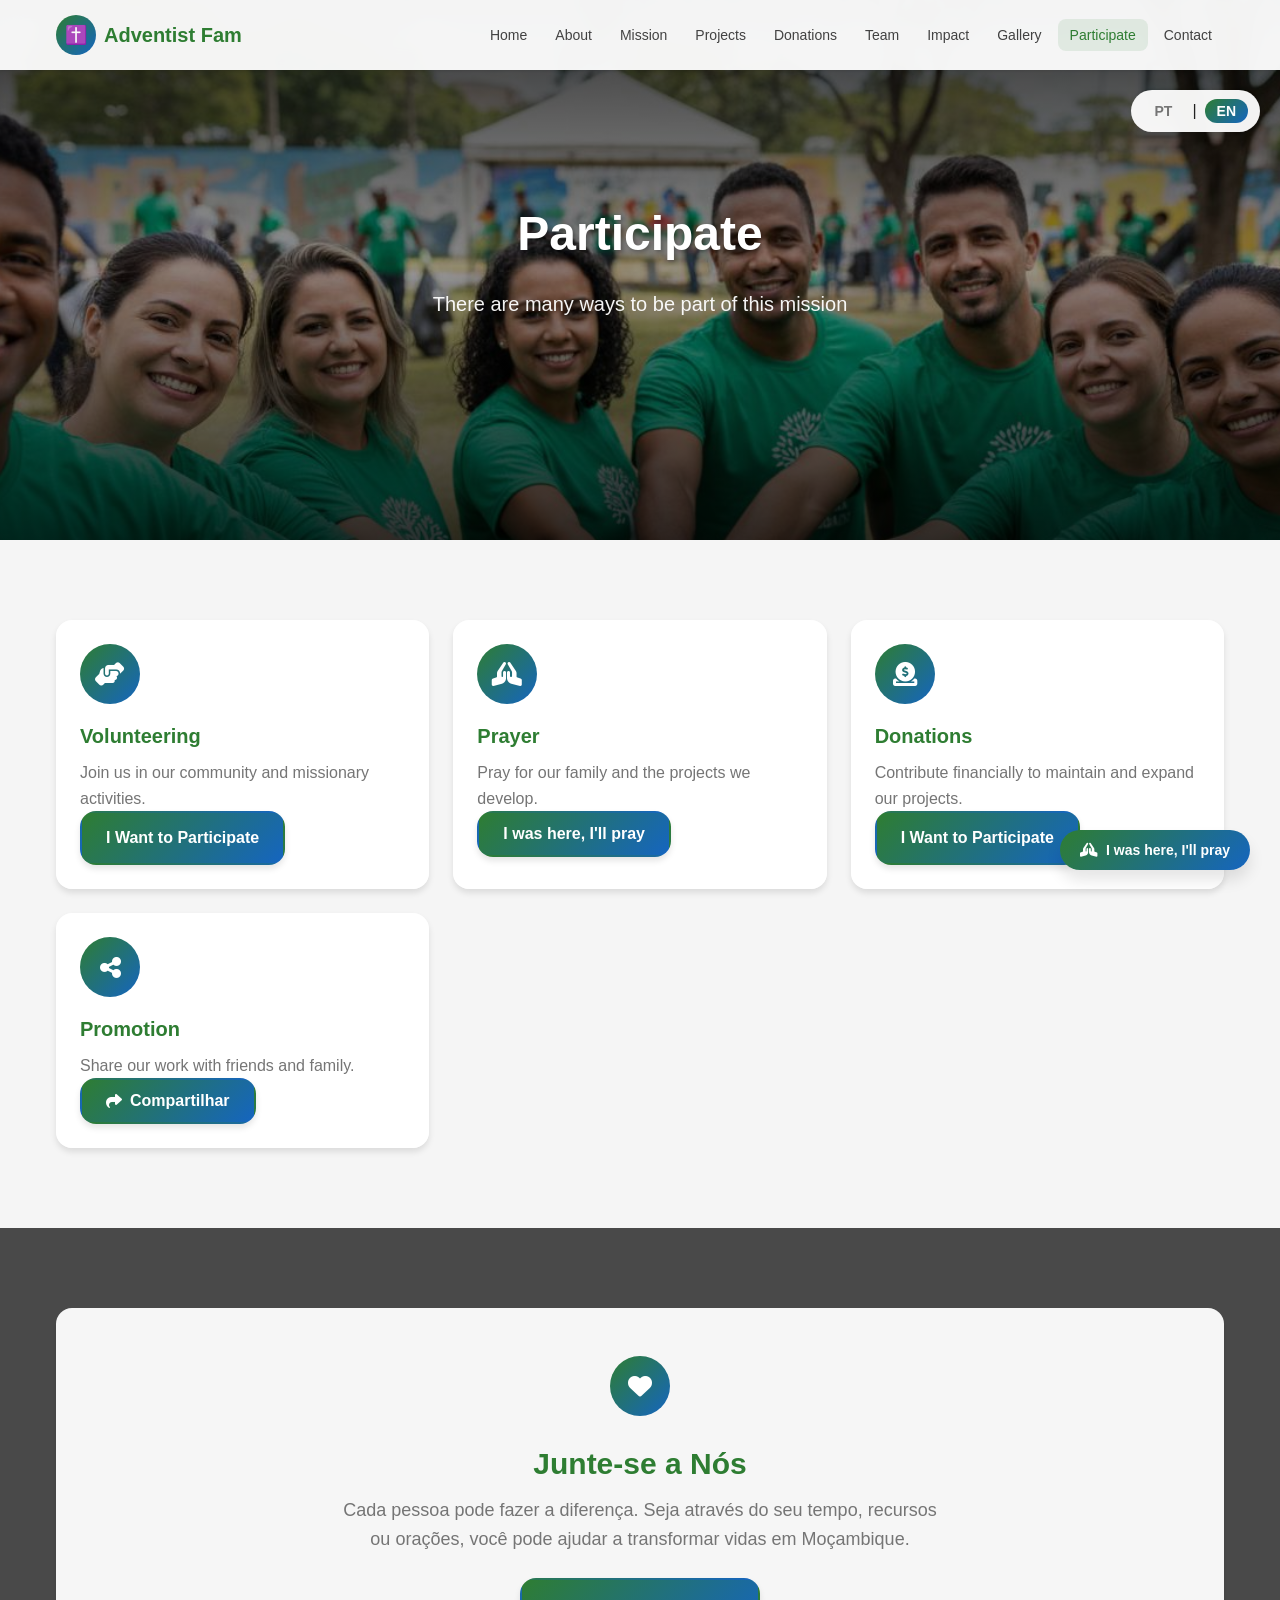
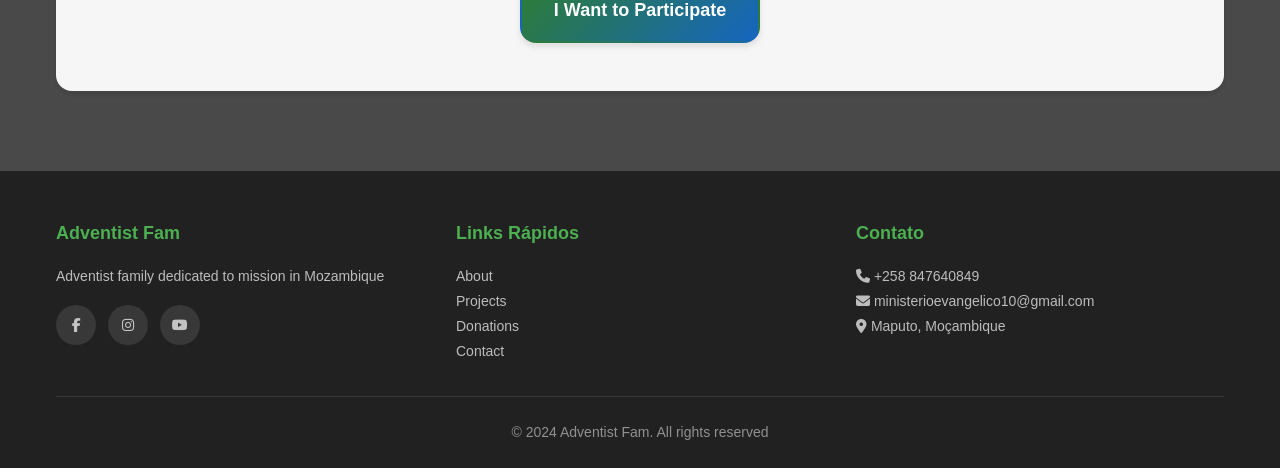
<file: pages/participar.html>
<!DOCTYPE html>
<html lang="pt-BR">
<head>
    <meta charset="UTF-8">
    <meta name="viewport" content="width=device-width, initial-scale=1.0">
    <meta name="description" content="Participar - Há muitas formas de fazer parte desta missão. Junte-se a nós!">
    <title>Participar - Adventist Fam</title>
    <link rel="icon" href="data:image/svg+xml,<svg xmlns='http://www.w3.org/2000/svg' viewBox='0 0 100 100'><text y='.9em' font-size='90'>✝️</text></svg>">
    <link rel="stylesheet" href="../css/style.css">
    <link rel="stylesheet" href="https://cdnjs.cloudflare.com/ajax/libs/font-awesome/6.4.0/css/all.min.css">
</head>
<body>
    <!-- Navegação -->
    <nav class="navbar">
        <div class="container navbar-container">
            <a href="../index.html" class="navbar-logo">
                <div class="navbar-logo-icon">✝️</div>
                <span>Adventist Fam</span>
            </a>
            
            <button class="navbar-toggle" aria-label="Menu">
                <span></span>
                <span></span>
                <span></span>
            </button>
            
            <ul class="navbar-menu">
                <li><a href="../index.html" class="navbar-link" data-translate="menu_home">Home</a></li>
                <li><a href="sobre.html" class="navbar-link" data-translate="menu_sobre">Sobre</a></li>
                <li><a href="missao.html" class="navbar-link" data-translate="menu_missao">Missão</a></li>
                <li><a href="projetos.html" class="navbar-link" data-translate="menu_projetos">Projetos</a></li>
                <li><a href="doacoes.html" class="navbar-link" data-translate="menu_doacoes">Doações</a></li>
                <li><a href="equipa.html" class="navbar-link" data-translate="menu_equipa">Equipa</a></li>
                <li><a href="impacto.html" class="navbar-link" data-translate="menu_impacto">Impacto</a></li>
                <li><a href="galeria.html" class="navbar-link" data-translate="menu_galeria">Galeria</a></li>
                <li><a href="participar.html" class="navbar-link active" data-translate="menu_participar">Participar</a></li>
                <li><a href="contato.html" class="navbar-link" data-translate="menu_contato">Contato</a></li>
            </ul>
        </div>
    </nav>

    <!-- Hero Section -->
    <section class="hero" style="background-image: url('../images/projeto-voluntariado.jpg'); min-height: 60vh;">
        <div class="hero-content">
            <h1 class="hero-title" data-translate="participar_title">Participar</h1>
            <p class="hero-subtitle" data-translate="participar_subtitle">Há muitas formas de fazer parte desta missão</p>
        </div>
    </section>

    <!-- Formas de Participar -->
    <section class="section">
        <div class="container">
            <div class="card-grid">
                <div class="card" data-animate="fadeIn">
                    <div class="card-body">
                        <div class="card-icon">
                            <i class="fas fa-hands-helping"></i>
                        </div>
                        <h3 class="card-title" data-translate="participar_voluntariado">Voluntariado</h3>
                        <p class="card-text" data-translate="participar_voluntariado_text">Junte-se a nós em nossas atividades comunitárias e missionárias.</p>
                        <a href="contato.html" class="btn btn-primary" data-translate="btn_quero_participar">Quero Participar</a>
                    </div>
                </div>
                
                <div class="card" data-animate="fadeIn">
                    <div class="card-body">
                        <div class="card-icon">
                            <i class="fas fa-praying-hands"></i>
                        </div>
                        <h3 class="card-title" data-translate="participar_oracao">Oração</h3>
                        <p class="card-text" data-translate="participar_oracao_text">Ore por nossa família e pelos projetos que desenvolvemos.</p>
                        <button id="prayer-btn-card" class="btn btn-primary" data-translate="oracao_btn">Estive aqui, vou orar</button>
                    </div>
                </div>
                
                <div class="card" data-animate="fadeIn">
                    <div class="card-body">
                        <div class="card-icon">
                            <i class="fas fa-donate"></i>
                        </div>
                        <h3 class="card-title" data-translate="participar_doacoes">Doações</h3>
                        <p class="card-text" data-translate="participar_doacoes_text">Contribua financeiramente para manter e expandir nossos projetos.</p>
                        <a href="doacoes.html" class="btn btn-primary" data-translate="btn_quero_participar">Quero Participar</a>
                    </div>
                </div>
                
                <div class="card" data-animate="fadeIn">
                    <div class="card-body">
                        <div class="card-icon">
                            <i class="fas fa-share-alt"></i>
                        </div>
                        <h3 class="card-title" data-translate="participar_divulgacao">Divulgação</h3>
                        <p class="card-text" data-translate="participar_divulgacao_text">Compartilhe nosso trabalho com amigos e familiares.</p>
                        <button class="btn btn-primary" onclick="sharePage('Adventist Fam', 'Conheça o trabalho desta família adventista em Moçambique', window.location.href)">
                            <i class="fas fa-share"></i> Compartilhar
                        </button>
                    </div>
                </div>
            </div>
        </div>
    </section>

    <!-- Chamada para Ação -->
    <section class="section section-bg" style="background-image: url('../images/hero-home.jpg');">
        <div class="container section-content">
            <div class="card">
                <div class="card-body" style="padding: 3rem; text-align: center;">
                    <div class="card-icon" style="margin: 0 auto 1.5rem;">
                        <i class="fas fa-heart"></i>
                    </div>
                    <h3 class="card-title" style="font-size: 1.875rem;">Junte-se a Nós</h3>
                    <p class="card-text" style="font-size: 1.125rem; max-width: 600px; margin: 0 auto 1.5rem;">
                        Cada pessoa pode fazer a diferença. Seja através do seu tempo, recursos ou orações, você pode ajudar a transformar vidas em Moçambique.
                    </p>
                    <a href="contato.html" class="btn btn-primary btn-large" data-translate="btn_quero_participar">Quero Participar</a>
                </div>
            </div>
        </div>
    </section>

    <!-- Footer -->
    <footer class="footer">
        <div class="container">
            <div class="footer-content">
                <div class="footer-section">
                    <h4>Adventist Fam</h4>
                    <p data-translate="footer_familia">Família Adventista dedicada à missão em Moçambique</p>
                    <div class="footer-social">
                        <a href="#" aria-label="Facebook"><i class="fab fa-facebook-f"></i></a>
                        <a href="#" aria-label="Instagram"><i class="fab fa-instagram"></i></a>
                        <a href="#" aria-label="YouTube"><i class="fab fa-youtube"></i></a>
                    </div>
                </div>
                
                <div class="footer-section">
                    <h4>Links Rápidos</h4>
                    <p><a href="sobre.html" data-translate="menu_sobre">Sobre Nós</a></p>
                    <p><a href="projetos.html" data-translate="menu_projetos">Projetos</a></p>
                    <p><a href="doacoes.html" data-translate="menu_doacoes">Doações</a></p>
                    <p><a href="contato.html" data-translate="menu_contato">Contato</a></p>
                </div>
                
                <div class="footer-section">
                    <h4>Contato</h4>
                    <p><i class="fas fa-phone"></i> +258 847640849</p>
                    <p><i class="fas fa-envelope"></i> ministerioevangelico10@gmail.com</p>
                    <p><i class="fas fa-map-marker-alt"></i> Maputo, Moçambique</p>
                </div>
            </div>
            
            <div class="footer-bottom">
                <p>&copy; 2024 Adventist Fam. <span data-translate="footer_direitos">Todos os direitos reservados.</span></p>
            </div>
        </div>
    </footer>

    <!-- Botão Flutuante de Oração -->
    <div class="prayer-float">
        <button id="prayer-btn" class="prayer-float-btn">
            <i class="fas fa-praying-hands"></i>
            <span data-translate="oracao_btn">Estive aqui, vou orar</span>
        </button>
    </div>

    <!-- Modal de Oração -->
    <div id="prayer-modal" class="modal-overlay">
        <div class="modal-content">
            <button id="prayer-close" class="modal-close">&times;</button>
            <div class="modal-icon">
                <i class="fas fa-praying-hands"></i>
            </div>
            <h3 class="modal-title" data-translate="oracao_modal_title">Oração</h3>
            <p class="modal-text" data-translate="oracao_modal_text">Obrigado pela sua visita. Que Deus te abençoe e guie sua vida.</p>
            <button id="prayer-amen" class="btn btn-primary btn-large" data-translate="oracao_btn_amen">Amém</button>
            <p id="prayer-counter" class="modal-counter">0 orações realizadas</p>
        </div>
    </div>

    <!-- Scripts -->
    <script src="../js/translations.js"></script>
    <script src="../js/main.js"></script>
</body>
</html>
</file>
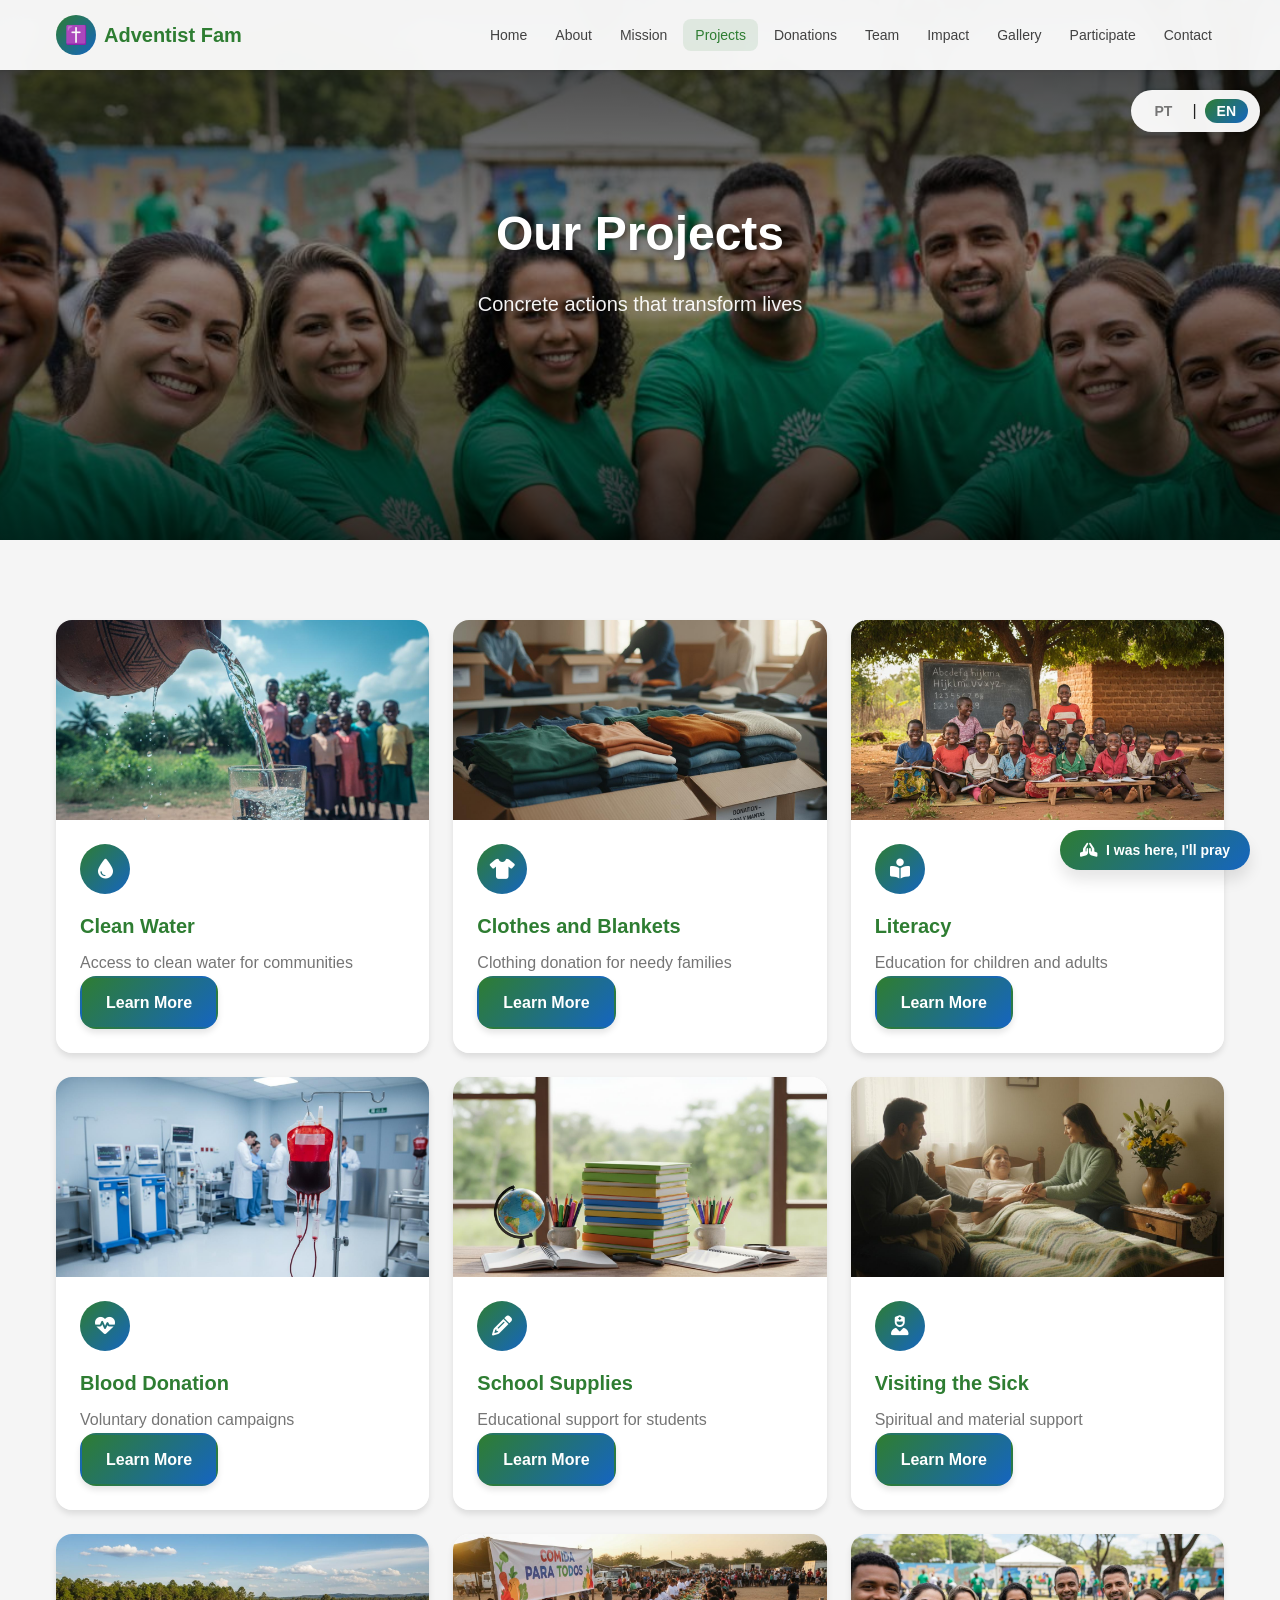
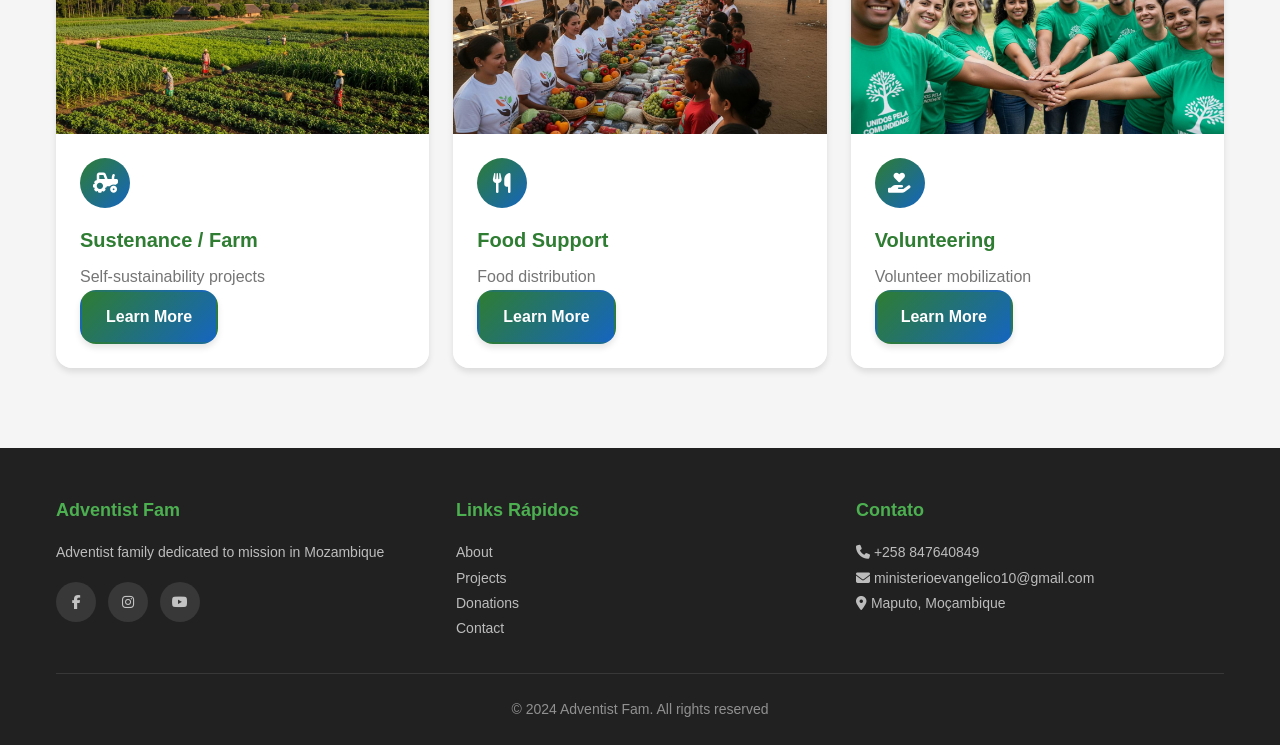
<file: pages/projetos.html>
<!DOCTYPE html>
<html lang="pt-BR">
<head>
    <meta charset="UTF-8">
    <meta name="viewport" content="width=device-width, initial-scale=1.0">
    <meta name="description" content="Nossos Projetos - Conheça as ações concretas que transformam vidas em Moçambique.">
    <title>Projetos - Adventist Fam</title>
    <link rel="icon" href="data:image/svg+xml,<svg xmlns='http://www.w3.org/2000/svg' viewBox='0 0 100 100'><text y='.9em' font-size='90'>✝️</text></svg>">
    <link rel="stylesheet" href="../css/style.css">
    <link rel="stylesheet" href="https://cdnjs.cloudflare.com/ajax/libs/font-awesome/6.4.0/css/all.min.css">
</head>
<body>
    <!-- Navegação -->
    <nav class="navbar">
        <div class="container navbar-container">
            <a href="../index.html" class="navbar-logo">
                <div class="navbar-logo-icon">✝️</div>
                <span>Adventist Fam</span>
            </a>
            
            <button class="navbar-toggle" aria-label="Menu">
                <span></span>
                <span></span>
                <span></span>
            </button>
            
            <ul class="navbar-menu">
                <li><a href="../index.html" class="navbar-link" data-translate="menu_home">Home</a></li>
                <li><a href="sobre.html" class="navbar-link" data-translate="menu_sobre">Sobre</a></li>
                <li><a href="missao.html" class="navbar-link" data-translate="menu_missao">Missão</a></li>
                <li><a href="projetos.html" class="navbar-link active" data-translate="menu_projetos">Projetos</a></li>
                <li><a href="doacoes.html" class="navbar-link" data-translate="menu_doacoes">Doações</a></li>
                <li><a href="equipa.html" class="navbar-link" data-translate="menu_equipa">Equipa</a></li>
                <li><a href="impacto.html" class="navbar-link" data-translate="menu_impacto">Impacto</a></li>
                <li><a href="galeria.html" class="navbar-link" data-translate="menu_galeria">Galeria</a></li>
                <li><a href="participar.html" class="navbar-link" data-translate="menu_participar">Participar</a></li>
                <li><a href="contato.html" class="navbar-link" data-translate="menu_contato">Contato</a></li>
            </ul>
        </div>
    </nav>

    <!-- Hero Section -->
    <section class="hero" style="background-image: url('../images/projeto-voluntariado.jpg'); min-height: 60vh;">
        <div class="hero-content">
            <h1 class="hero-title" data-translate="projetos_title">Nossos Projetos</h1>
            <p class="hero-subtitle" data-translate="projetos_subtitle">Ações concretas que transformam vidas</p>
        </div>
    </section>

    <!-- Grid de Projetos -->
    <section class="section">
        <div class="container">
            <div class="card-grid">
                <div class="card" data-animate="fadeIn">
                    <img src="../images/projeto-agua.jpg" alt="Água Potável" class="card-image">
                    <div class="card-body">
                        <div class="card-icon" style="width: 50px; height: 50px; font-size: 1.25rem;">
                            <i class="fas fa-tint"></i>
                        </div>
                        <h3 class="card-title" data-translate="projeto_agua">Água Potável</h3>
                        <p class="card-text" data-translate="projeto_agua_desc">Acesso à água limpa para comunidades</p>
                        <a href="../projetos/agua.html" class="btn btn-primary" data-translate="btn_saber_mais">Saber Mais</a>
                    </div>
                </div>
                
                <div class="card" data-animate="fadeIn">
                    <img src="../images/projeto-roupas.jpg" alt="Roupas e Cobertores" class="card-image">
                    <div class="card-body">
                        <div class="card-icon" style="width: 50px; height: 50px; font-size: 1.25rem;">
                            <i class="fas fa-tshirt"></i>
                        </div>
                        <h3 class="card-title" data-translate="projeto_roupas">Roupas e Cobertores</h3>
                        <p class="card-text" data-translate="projeto_roupas_desc">Doação de vestuário para famílias carentes</p>
                        <a href="../projetos/roupas.html" class="btn btn-primary" data-translate="btn_saber_mais">Saber Mais</a>
                    </div>
                </div>
                
                <div class="card" data-animate="fadeIn">
                    <img src="../images/projeto-alfabetizacao.jpg" alt="Alfabetização" class="card-image">
                    <div class="card-body">
                        <div class="card-icon" style="width: 50px; height: 50px; font-size: 1.25rem;">
                            <i class="fas fa-book-reader"></i>
                        </div>
                        <h3 class="card-title" data-translate="projeto_alfabetizacao">Alfabetização</h3>
                        <p class="card-text" data-translate="projeto_alfabetizacao_desc">Educação para crianças e adultos</p>
                        <a href="../projetos/alfabetizacao.html" class="btn btn-primary" data-translate="btn_saber_mais">Saber Mais</a>
                    </div>
                </div>
                
                <div class="card" data-animate="fadeIn">
                    <img src="../images/projeto-sangue.jpg" alt="Doação de Sangue" class="card-image">
                    <div class="card-body">
                        <div class="card-icon" style="width: 50px; height: 50px; font-size: 1.25rem;">
                            <i class="fas fa-heartbeat"></i>
                        </div>
                        <h3 class="card-title" data-translate="projeto_sangue">Doação de Sangue</h3>
                        <p class="card-text" data-translate="projeto_sangue_desc">Campanhas de doação voluntária</p>
                        <a href="../projetos/sangue.html" class="btn btn-primary" data-translate="btn_saber_mais">Saber Mais</a>
                    </div>
                </div>
                
                <div class="card" data-animate="fadeIn">
                    <img src="../images/projeto-escolar.jpg" alt="Material Escolar" class="card-image">
                    <div class="card-body">
                        <div class="card-icon" style="width: 50px; height: 50px; font-size: 1.25rem;">
                            <i class="fas fa-pencil-alt"></i>
                        </div>
                        <h3 class="card-title" data-translate="projeto_escolar">Material Escolar</h3>
                        <p class="card-text" data-translate="projeto_escolar_desc">Apoio educacional para estudantes</p>
                        <a href="../projetos/escolar.html" class="btn btn-primary" data-translate="btn_saber_mais">Saber Mais</a>
                    </div>
                </div>
                
                <div class="card" data-animate="fadeIn">
                    <img src="../images/projeto-enfermos.jpg" alt="Visita a Enfermos" class="card-image">
                    <div class="card-body">
                        <div class="card-icon" style="width: 50px; height: 50px; font-size: 1.25rem;">
                            <i class="fas fa-user-nurse"></i>
                        </div>
                        <h3 class="card-title" data-translate="projeto_enfermos">Visita a Enfermos</h3>
                        <p class="card-text" data-translate="projeto_enfermos_desc">Apoio espiritual e material</p>
                        <a href="../projetos/enfermos.html" class="btn btn-primary" data-translate="btn_saber_mais">Saber Mais</a>
                    </div>
                </div>
                
                <div class="card" data-animate="fadeIn">
                    <img src="../images/projeto-fazenda.jpg" alt="Sustento / Fazenda" class="card-image">
                    <div class="card-body">
                        <div class="card-icon" style="width: 50px; height: 50px; font-size: 1.25rem;">
                            <i class="fas fa-tractor"></i>
                        </div>
                        <h3 class="card-title" data-translate="projeto_fazenda">Sustento / Fazenda</h3>
                        <p class="card-text" data-translate="projeto_fazenda_desc">Projetos de auto-sustentabilidade</p>
                        <a href="../projetos/fazenda.html" class="btn btn-primary" data-translate="btn_saber_mais">Saber Mais</a>
                    </div>
                </div>
                
                <div class="card" data-animate="fadeIn">
                    <img src="../images/projeto-alimentar.jpg" alt="Apoio Alimentar" class="card-image">
                    <div class="card-body">
                        <div class="card-icon" style="width: 50px; height: 50px; font-size: 1.25rem;">
                            <i class="fas fa-utensils"></i>
                        </div>
                        <h3 class="card-title" data-translate="projeto_alimentar">Apoio Alimentar</h3>
                        <p class="card-text" data-translate="projeto_alimentar_desc">Distribuição de alimentos</p>
                        <a href="../projetos/alimentar.html" class="btn btn-primary" data-translate="btn_saber_mais">Saber Mais</a>
                    </div>
                </div>
                
                <div class="card" data-animate="fadeIn">
                    <img src="../images/projeto-voluntariado.jpg" alt="Voluntariado" class="card-image">
                    <div class="card-body">
                        <div class="card-icon" style="width: 50px; height: 50px; font-size: 1.25rem;">
                            <i class="fas fa-hand-holding-heart"></i>
                        </div>
                        <h3 class="card-title" data-translate="projeto_voluntariado">Voluntariado</h3>
                        <p class="card-text" data-translate="projeto_voluntariado_desc">Mobilização de voluntários</p>
                        <a href="../projetos/voluntariado.html" class="btn btn-primary" data-translate="btn_saber_mais">Saber Mais</a>
                    </div>
                </div>
            </div>
        </div>
    </section>

    <!-- Footer -->
    <footer class="footer">
        <div class="container">
            <div class="footer-content">
                <div class="footer-section">
                    <h4>Adventist Fam</h4>
                    <p data-translate="footer_familia">Família Adventista dedicada à missão em Moçambique</p>
                    <div class="footer-social">
                        <a href="#" aria-label="Facebook"><i class="fab fa-facebook-f"></i></a>
                        <a href="#" aria-label="Instagram"><i class="fab fa-instagram"></i></a>
                        <a href="#" aria-label="YouTube"><i class="fab fa-youtube"></i></a>
                    </div>
                </div>
                
                <div class="footer-section">
                    <h4>Links Rápidos</h4>
                    <p><a href="sobre.html" data-translate="menu_sobre">Sobre Nós</a></p>
                    <p><a href="projetos.html" data-translate="menu_projetos">Projetos</a></p>
                    <p><a href="doacoes.html" data-translate="menu_doacoes">Doações</a></p>
                    <p><a href="contato.html" data-translate="menu_contato">Contato</a></p>
                </div>
                
                <div class="footer-section">
                    <h4>Contato</h4>
                    <p><i class="fas fa-phone"></i> +258 847640849</p>
                    <p><i class="fas fa-envelope"></i> ministerioevangelico10@gmail.com</p>
                    <p><i class="fas fa-map-marker-alt"></i> Maputo, Moçambique</p>
                </div>
            </div>
            
            <div class="footer-bottom">
                <p>&copy; 2024 Adventist Fam. <span data-translate="footer_direitos">Todos os direitos reservados.</span></p>
            </div>
        </div>
    </footer>

    <!-- Botão Flutuante de Oração -->
    <div class="prayer-float">
        <button id="prayer-btn" class="prayer-float-btn">
            <i class="fas fa-praying-hands"></i>
            <span data-translate="oracao_btn">Estive aqui, vou orar</span>
        </button>
    </div>

    <!-- Modal de Oração -->
    <div id="prayer-modal" class="modal-overlay">
        <div class="modal-content">
            <button id="prayer-close" class="modal-close">&times;</button>
            <div class="modal-icon">
                <i class="fas fa-praying-hands"></i>
            </div>
            <h3 class="modal-title" data-translate="oracao_modal_title">Oração</h3>
            <p class="modal-text" data-translate="oracao_modal_text">Obrigado pela sua visita. Que Deus te abençoe e guie sua vida.</p>
            <button id="prayer-amen" class="btn btn-primary btn-large" data-translate="oracao_btn_amen">Amém</button>
            <p id="prayer-counter" class="modal-counter">0 orações realizadas</p>
        </div>
    </div>

    <!-- Scripts -->
    <script src="../js/translations.js"></script>
    <script src="../js/main.js"></script>
</body>
</html>
</file>
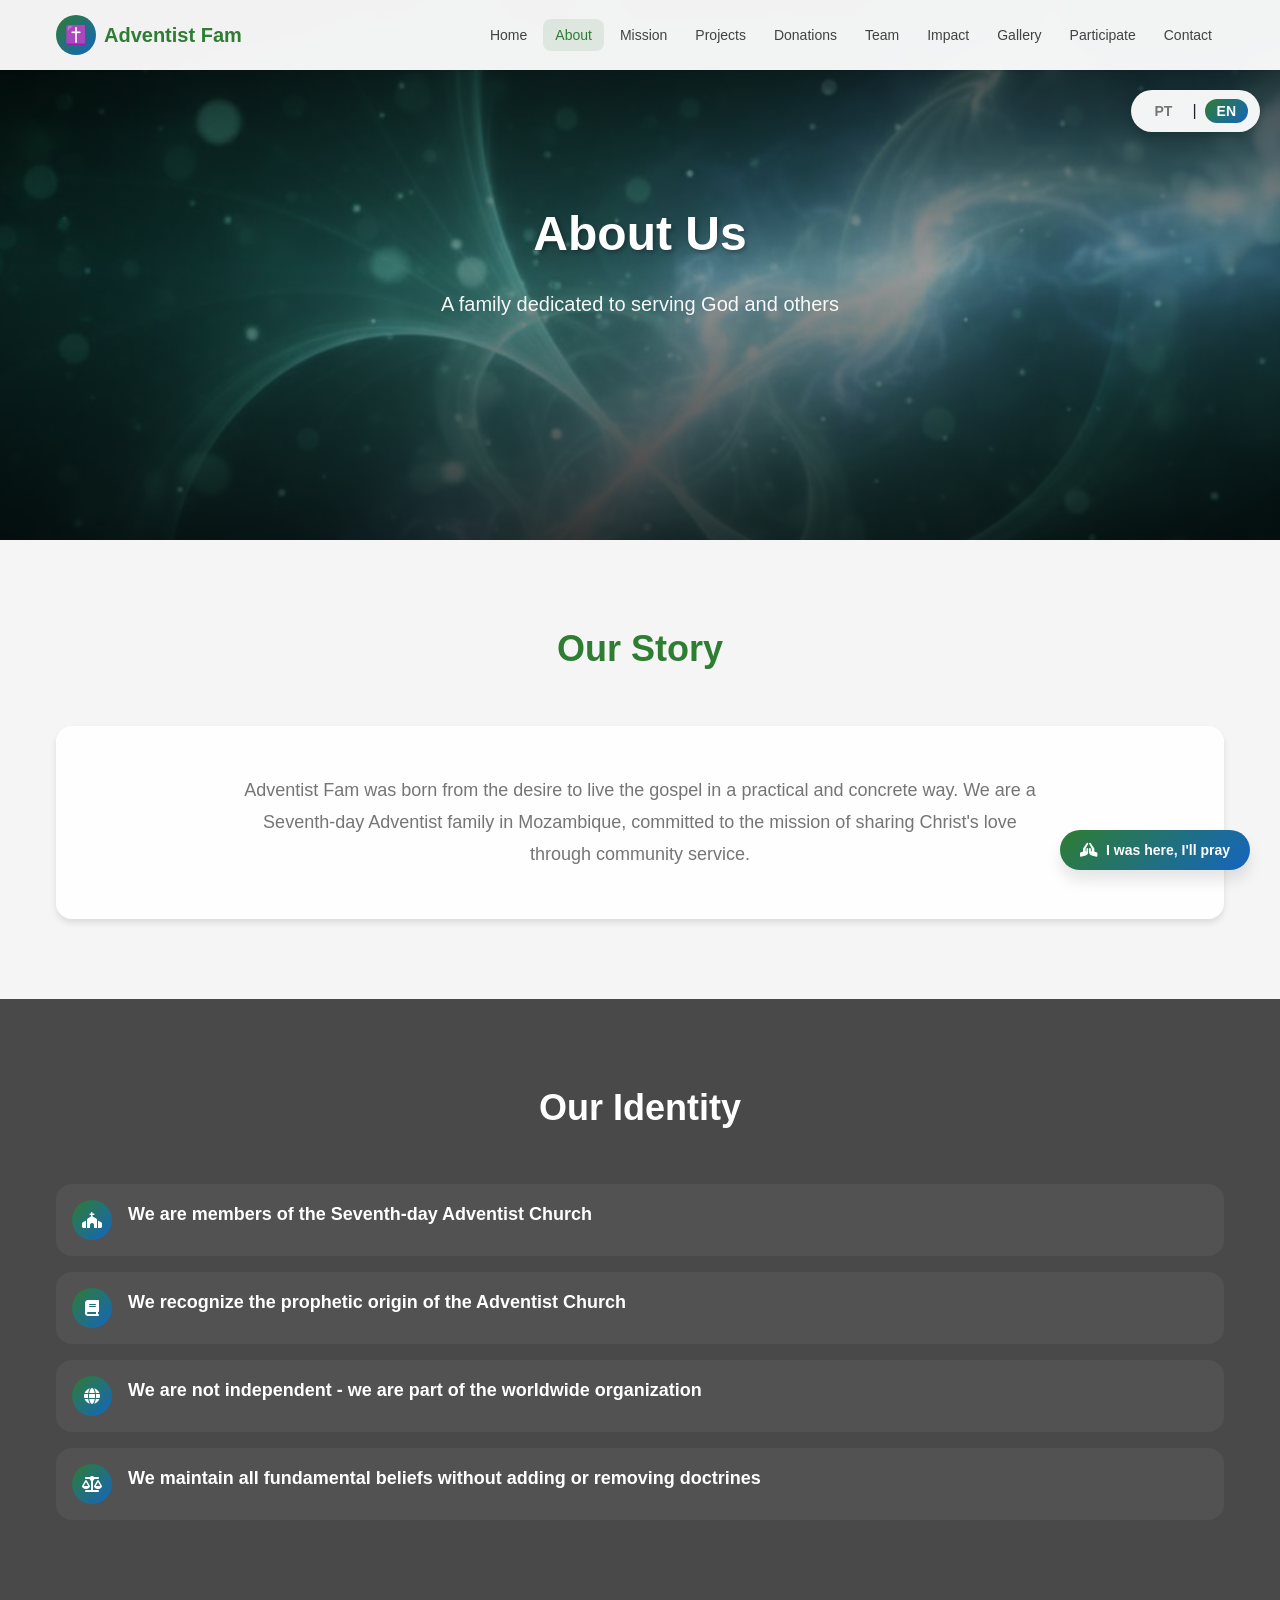
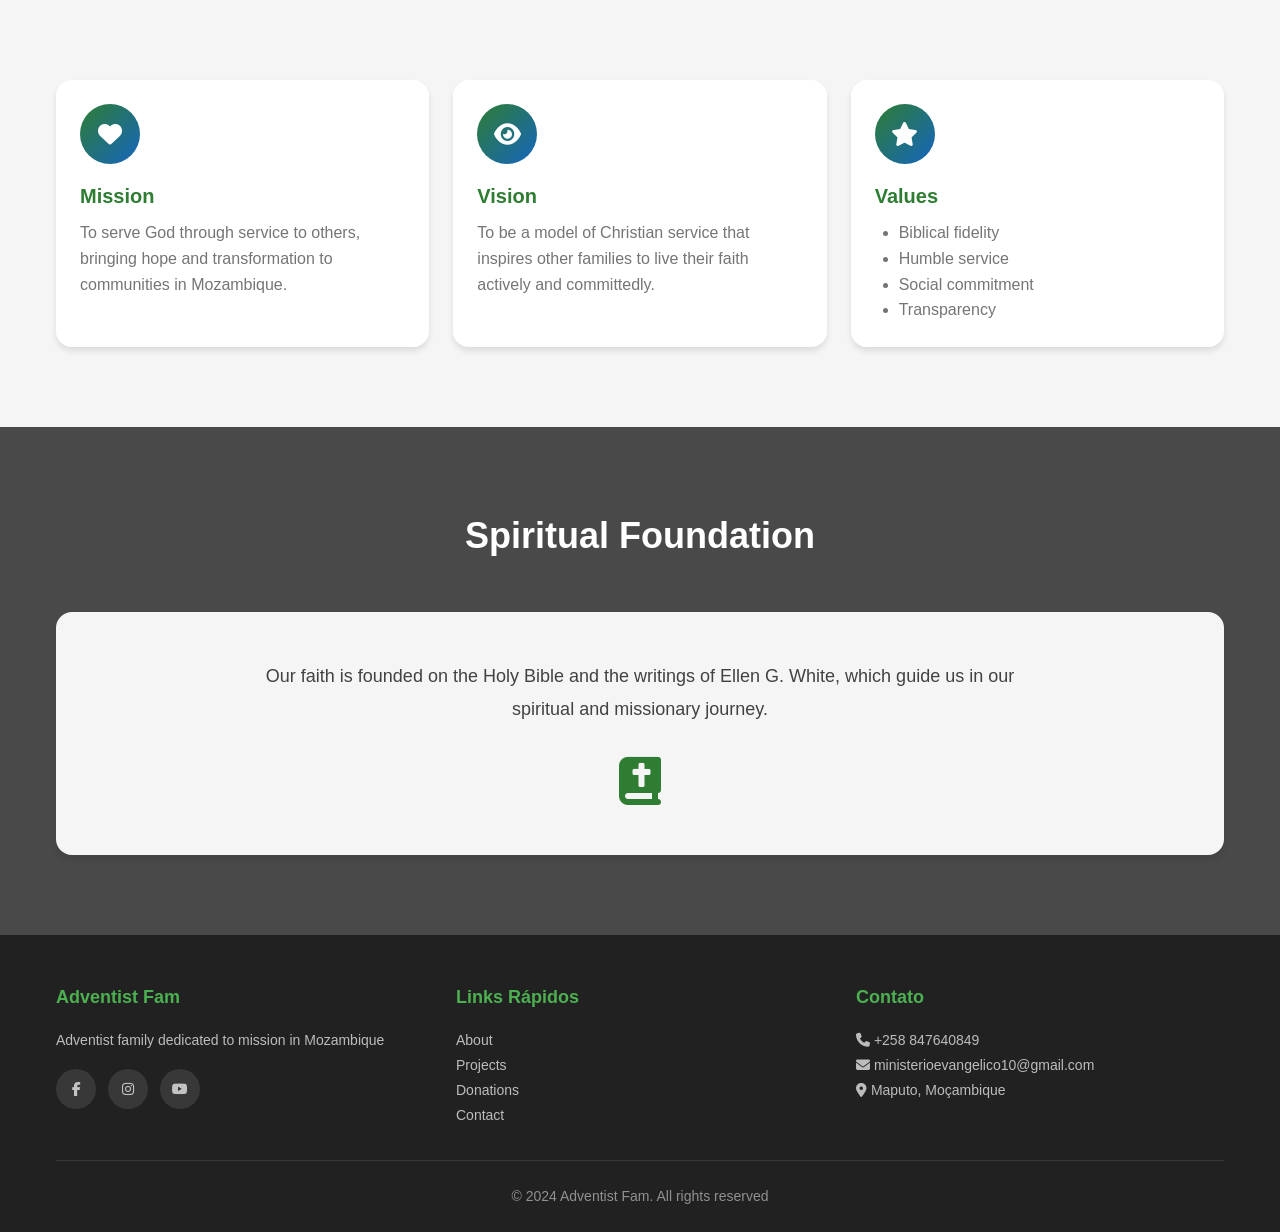
<file: pages/sobre.html>
<!DOCTYPE html>
<html lang="pt-BR">
<head>
    <meta charset="UTF-8">
    <meta name="viewport" content="width=device-width, initial-scale=1.0">
    <meta name="description" content="Sobre a Adventist Fam - Nossa história, missão, visão e valores como família adventista em Moçambique.">
    <title>Sobre Nós - Adventist Fam</title>
    <link rel="icon" href="data:image/svg+xml,<svg xmlns='http://www.w3.org/2000/svg' viewBox='0 0 100 100'><text y='.9em' font-size='90'>✝️</text></svg>">
    <link rel="stylesheet" href="../css/style.css">
    <link rel="stylesheet" href="https://cdnjs.cloudflare.com/ajax/libs/font-awesome/6.4.0/css/all.min.css">
</head>
<body>
    <!-- Navegação -->
    <nav class="navbar">
        <div class="container navbar-container">
            <a href="../index.html" class="navbar-logo">
                <div class="navbar-logo-icon">✝️</div>
                <span>Adventist Fam</span>
            </a>
            
            <button class="navbar-toggle" aria-label="Menu">
                <span></span>
                <span></span>
                <span></span>
            </button>
            
            <ul class="navbar-menu">
                <li><a href="../index.html" class="navbar-link" data-translate="menu_home">Home</a></li>
                <li><a href="sobre.html" class="navbar-link active" data-translate="menu_sobre">Sobre</a></li>
                <li><a href="missao.html" class="navbar-link" data-translate="menu_missao">Missão</a></li>
                <li><a href="projetos.html" class="navbar-link" data-translate="menu_projetos">Projetos</a></li>
                <li><a href="doacoes.html" class="navbar-link" data-translate="menu_doacoes">Doações</a></li>
                <li><a href="equipa.html" class="navbar-link" data-translate="menu_equipa">Equipa</a></li>
                <li><a href="impacto.html" class="navbar-link" data-translate="menu_impacto">Impacto</a></li>
                <li><a href="galeria.html" class="navbar-link" data-translate="menu_galeria">Galeria</a></li>
                <li><a href="participar.html" class="navbar-link" data-translate="menu_participar">Participar</a></li>
                <li><a href="contato.html" class="navbar-link" data-translate="menu_contato">Contato</a></li>
            </ul>
        </div>
    </nav>

    <!-- Hero Section -->
    <section class="hero" style="background-image: url('../images/bg-sobre.jpg'); min-height: 60vh;">
        <div class="hero-content">
            <h1 class="hero-title" data-translate="sobre_title">Sobre Nós</h1>
            <p class="hero-subtitle" data-translate="sobre_subtitle">Uma família dedicada ao serviço de Deus e ao próximo</p>
        </div>
    </section>

    <!-- História -->
    <section class="section">
        <div class="container">
            <div class="section-header">
                <h2 class="section-title" data-translate="sobre_historia_title">Nossa História</h2>
            </div>
            
            <div class="card">
                <div class="card-body" style="padding: 3rem;">
                    <p class="card-text" style="font-size: 1.125rem; line-height: 1.8; text-align: center; max-width: 800px; margin: 0 auto;" data-translate="sobre_historia_text">
                        A Adventist Fam nasceu do desejo de viver o evangelho de forma prática e concreta. Somos uma família adventista do sétimo dia em Moçambique, comprometida com a missão de compartilhar o amor de Cristo através do serviço comunitário.
                    </p>
                </div>
            </div>
        </div>
    </section>

    <!-- Identidade Adventista -->
    <section class="section section-bg" style="background-image: url('../images/galeria-missao.jpg');">
        <div class="container section-content">
            <div class="section-header">
                <h2 class="section-title" data-translate="sobre_identidade_title">Nossa Identidade</h2>
            </div>
            
            <div class="feature-list">
                <div class="feature-item" data-animate="slideIn">
                    <div class="feature-icon">
                        <i class="fas fa-church"></i>
                    </div>
                    <div class="feature-content">
                        <h4 data-translate="sobre_identidade_item1">Somos membros da Igreja Adventista do Sétimo Dia</h4>
                    </div>
                </div>
                
                <div class="feature-item" data-animate="slideIn">
                    <div class="feature-icon">
                        <i class="fas fa-book"></i>
                    </div>
                    <div class="feature-content">
                        <h4 data-translate="sobre_identidade_item2">Reconhecemos a origem profética da Igreja Adventista</h4>
                    </div>
                </div>
                
                <div class="feature-item" data-animate="slideIn">
                    <div class="feature-icon">
                        <i class="fas fa-globe"></i>
                    </div>
                    <div class="feature-content">
                        <h4 data-translate="sobre_identidade_item3">Não somos independentes - fazemos parte da organização mundial</h4>
                    </div>
                </div>
                
                <div class="feature-item" data-animate="slideIn">
                    <div class="feature-icon">
                        <i class="fas fa-balance-scale"></i>
                    </div>
                    <div class="feature-content">
                        <h4 data-translate="sobre_identidade_item4">Mantemos todas as crenças fundamentais sem adicionar ou remover doutrinas</h4>
                    </div>
                </div>
            </div>
        </div>
    </section>

    <!-- Missão, Visão e Valores -->
    <section class="section">
        <div class="container">
            <div class="card-grid">
                <div class="card" data-animate="fadeIn">
                    <div class="card-body">
                        <div class="card-icon">
                            <i class="fas fa-heart"></i>
                        </div>
                        <h3 class="card-title" data-translate="sobre_missao_title">Missão</h3>
                        <p class="card-text" data-translate="sobre_missao_text">Servir a Deus através do serviço ao próximo, levando esperança e transformação às comunidades de Moçambique.</p>
                    </div>
                </div>
                
                <div class="card" data-animate="fadeIn">
                    <div class="card-body">
                        <div class="card-icon">
                            <i class="fas fa-eye"></i>
                        </div>
                        <h3 class="card-title" data-translate="sobre_visao_title">Visão</h3>
                        <p class="card-text" data-translate="sobre_visao_text">Ser um modelo de serviço cristão que inspira outras famílias a viverem sua fé de forma ativa e comprometida.</p>
                    </div>
                </div>
                
                <div class="card" data-animate="fadeIn">
                    <div class="card-body">
                        <div class="card-icon">
                            <i class="fas fa-star"></i>
                        </div>
                        <h3 class="card-title" data-translate="sobre_valores_title">Valores</h3>
                        <ul class="card-text" style="list-style: disc; padding-left: 1.5rem;">
                            <li data-translate="sobre_valor1">Fidelidade bíblica</li>
                            <li data-translate="sobre_valor2">Serviço humilde</li>
                            <li data-translate="sobre_valor3">Compromisso social</li>
                            <li data-translate="sobre_valor4">Transparência</li>
                        </ul>
                    </div>
                </div>
            </div>
        </div>
    </section>

    <!-- Base Espiritual -->
    <section class="section section-bg" style="background-image: url('../images/hero-home.jpg');">
        <div class="container section-content">
            <div class="section-header">
                <h2 class="section-title" data-translate="sobre_base_title">Base Espiritual</h2>
            </div>
            
            <div class="card">
                <div class="card-body" style="padding: 3rem;">
                    <p class="card-text" style="font-size: 1.125rem; line-height: 1.8; text-align: center; max-width: 800px; margin: 0 auto; color: var(--dark-gray);" data-translate="sobre_base_text">
                        Nossa fé é fundamentada na Bíblia Sagrada e nos escritos de Ellen G. White, que nos guiam em nossa jornada espiritual e missionária.
                    </p>
                    
                    <div class="text-center" style="margin-top: 2rem;">
                        <i class="fas fa-bible" style="font-size: 3rem; color: var(--primary-green);"></i>
                    </div>
                </div>
            </div>
        </div>
    </section>

    <!-- Footer -->
    <footer class="footer">
        <div class="container">
            <div class="footer-content">
                <div class="footer-section">
                    <h4>Adventist Fam</h4>
                    <p data-translate="footer_familia">Família Adventista dedicada à missão em Moçambique</p>
                    <div class="footer-social">
                        <a href="#" aria-label="Facebook"><i class="fab fa-facebook-f"></i></a>
                        <a href="#" aria-label="Instagram"><i class="fab fa-instagram"></i></a>
                        <a href="#" aria-label="YouTube"><i class="fab fa-youtube"></i></a>
                    </div>
                </div>
                
                <div class="footer-section">
                    <h4>Links Rápidos</h4>
                    <p><a href="sobre.html" data-translate="menu_sobre">Sobre Nós</a></p>
                    <p><a href="projetos.html" data-translate="menu_projetos">Projetos</a></p>
                    <p><a href="doacoes.html" data-translate="menu_doacoes">Doações</a></p>
                    <p><a href="contato.html" data-translate="menu_contato">Contato</a></p>
                </div>
                
                <div class="footer-section">
                    <h4>Contato</h4>
                    <p><i class="fas fa-phone"></i> +258 847640849</p>
                    <p><i class="fas fa-envelope"></i> ministerioevangelico10@gmail.com</p>
                    <p><i class="fas fa-map-marker-alt"></i> Maputo, Moçambique</p>
                </div>
            </div>
            
            <div class="footer-bottom">
                <p>&copy; 2024 Adventist Fam. <span data-translate="footer_direitos">Todos os direitos reservados.</span></p>
            </div>
        </div>
    </footer>

    <!-- Botão Flutuante de Oração -->
    <div class="prayer-float">
        <button id="prayer-btn" class="prayer-float-btn">
            <i class="fas fa-praying-hands"></i>
            <span data-translate="oracao_btn">Estive aqui, vou orar</span>
        </button>
    </div>

    <!-- Modal de Oração -->
    <div id="prayer-modal" class="modal-overlay">
        <div class="modal-content">
            <button id="prayer-close" class="modal-close">&times;</button>
            <div class="modal-icon">
                <i class="fas fa-praying-hands"></i>
            </div>
            <h3 class="modal-title" data-translate="oracao_modal_title">Oração</h3>
            <p class="modal-text" data-translate="oracao_modal_text">Obrigado pela sua visita. Que Deus te abençoe e guie sua vida.</p>
            <button id="prayer-amen" class="btn btn-primary btn-large" data-translate="oracao_btn_amen">Amém</button>
            <p id="prayer-counter" class="modal-counter">0 orações realizadas</p>
        </div>
    </div>

    <!-- Scripts -->
    <script src="../js/translations.js"></script>
    <script src="../js/main.js"></script>
</body>
</html>
</file>
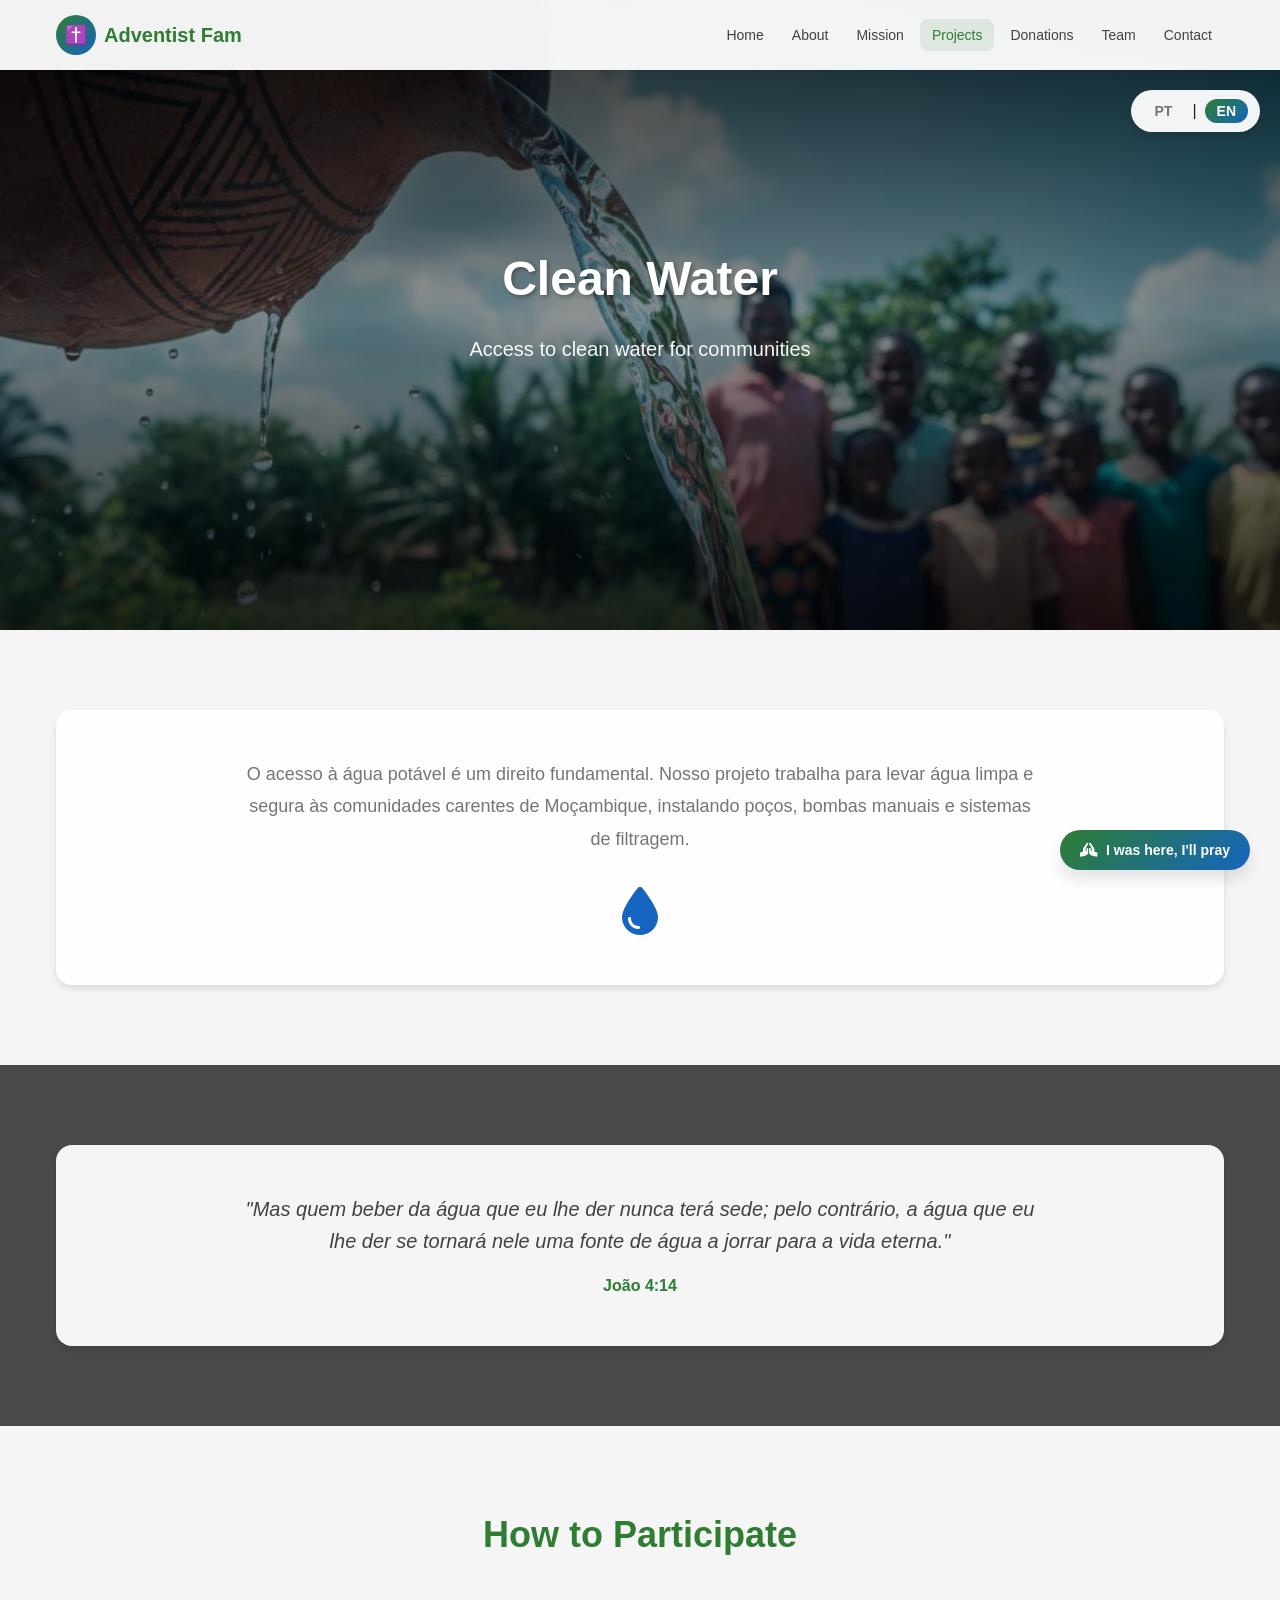
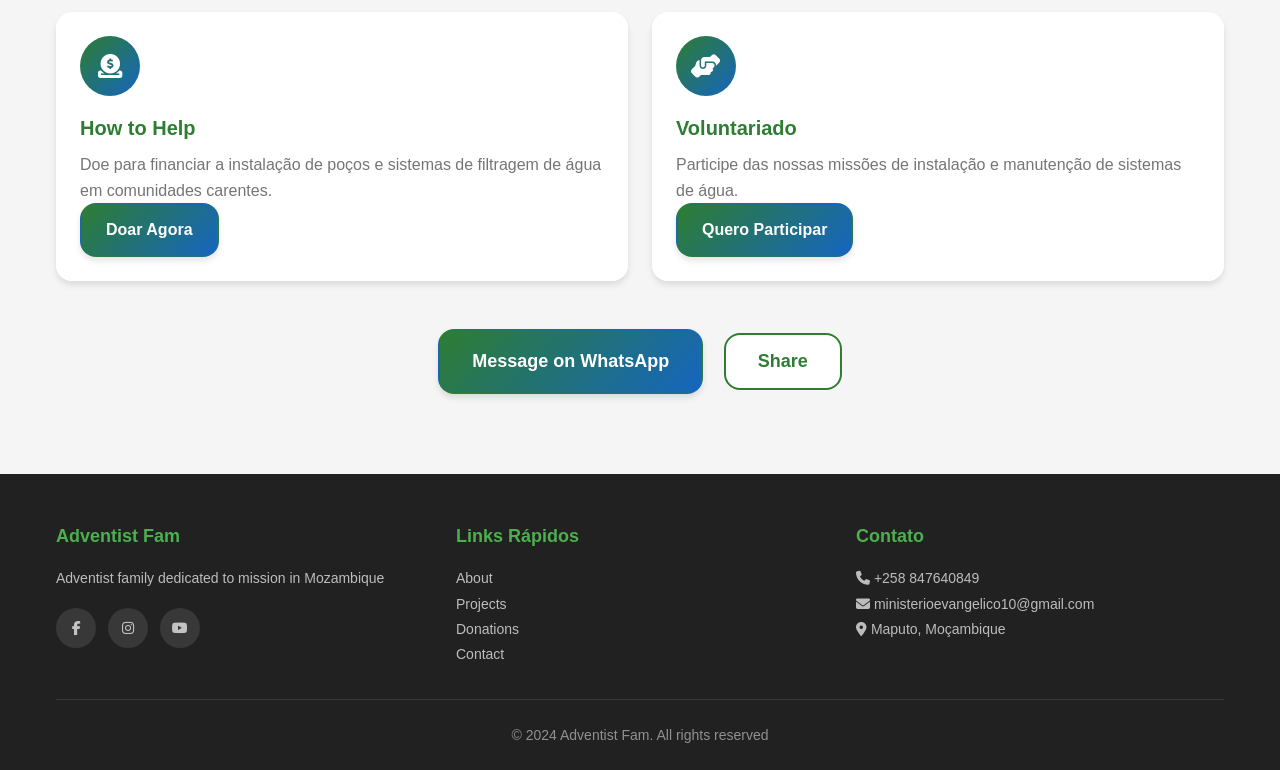
<file: projetos/agua.html>
<!DOCTYPE html>
<html lang="pt-BR">
<head>
    <meta charset="UTF-8">
    <meta name="viewport" content="width=device-width, initial-scale=1.0">
    <meta name="description" content="Projeto Água Potável - Acesso à água limpa para comunidades em Moçambique.">
    <title>Água Potável - Adventist Fam</title>
    <link rel="icon" href="data:image/svg+xml,<svg xmlns='http://www.w3.org/2000/svg' viewBox='0 0 100 100'><text y='.9em' font-size='90'>✝️</text></svg>">
    <link rel="stylesheet" href="../css/style.css">
    <link rel="stylesheet" href="https://cdnjs.cloudflare.com/ajax/libs/font-awesome/6.4.0/css/all.min.css">
</head>
<body>
    <!-- Navegação -->
    <nav class="navbar">
        <div class="container navbar-container">
            <a href="../index.html" class="navbar-logo">
                <div class="navbar-logo-icon">✝️</div>
                <span>Adventist Fam</span>
            </a>
            
            <button class="navbar-toggle" aria-label="Menu">
                <span></span>
                <span></span>
                <span></span>
            </button>
            
            <ul class="navbar-menu">
                <li><a href="../index.html" class="navbar-link" data-translate="menu_home">Home</a></li>
                <li><a href="../pages/sobre.html" class="navbar-link" data-translate="menu_sobre">Sobre</a></li>
                <li><a href="../pages/missao.html" class="navbar-link" data-translate="menu_missao">Missão</a></li>
                <li><a href="../pages/projetos.html" class="navbar-link active" data-translate="menu_projetos">Projetos</a></li>
                <li><a href="../pages/doacoes.html" class="navbar-link" data-translate="menu_doacoes">Doações</a></li>
                <li><a href="../pages/equipa.html" class="navbar-link" data-translate="menu_equipa">Equipa</a></li>
                <li><a href="../pages/contato.html" class="navbar-link" data-translate="menu_contato">Contato</a></li>
            </ul>
        </div>
    </nav>

    <!-- Hero Section -->
    <section class="hero" style="background-image: url('../images/projeto-agua.jpg'); min-height: 70vh;">
        <div class="hero-content">
            <h1 class="hero-title" data-translate="projeto_agua">Água Potável</h1>
            <p class="hero-subtitle" data-translate="projeto_agua_desc">Acesso à água limpa para comunidades</p>
        </div>
    </section>

    <!-- Descrição -->
    <section class="section">
        <div class="container">
            <div class="card">
                <div class="card-body" style="padding: 3rem;">
                    <p class="card-text" style="font-size: 1.125rem; line-height: 1.8; text-align: center; max-width: 800px; margin: 0 auto;">
                        O acesso à água potável é um direito fundamental. Nosso projeto trabalha para levar água limpa e segura às comunidades carentes de Moçambique, instalando poços, bombas manuais e sistemas de filtragem.
                    </p>
                    
                    <div class="text-center" style="margin-top: 2rem;">
                        <i class="fas fa-tint" style="font-size: 3rem; color: var(--primary-blue);"></i>
                    </div>
                </div>
            </div>
        </div>
    </section>

    <!-- Versículo -->
    <section class="section section-bg" style="background-image: url('../images/bg-sobre.jpg');">
        <div class="container section-content">
            <div class="card">
                <div class="card-body" style="padding: 3rem;">
                    <p class="card-text" style="font-size: 1.25rem; font-style: italic; text-align: center; max-width: 800px; margin: 0 auto; color: var(--dark-gray);">
                        "Mas quem beber da água que eu lhe der nunca terá sede; pelo contrário, a água que eu lhe der se tornará nele uma fonte de água a jorrar para a vida eterna."
                    </p>
                    <p class="text-center" style="margin-top: 1rem; color: var(--primary-green); font-weight: 600;">João 4:14</p>
                </div>
            </div>
        </div>
    </section>

    <!-- Como Participar -->
    <section class="section">
        <div class="container">
            <div class="section-header">
                <h2 class="section-title" data-translate="projeto_como_participar">Como Participar</h2>
            </div>
            
            <div class="card-grid">
                <div class="card" data-animate="fadeIn">
                    <div class="card-body">
                        <div class="card-icon">
                            <i class="fas fa-donate"></i>
                        </div>
                        <h3 class="card-title" data-translate="projeto_como_ajudar">Como Ajudar</h3>
                        <p class="card-text">Doe para financiar a instalação de poços e sistemas de filtragem de água em comunidades carentes.</p>
                        <a href="../pages/doacoes.html" class="btn btn-primary">Doar Agora</a>
                    </div>
                </div>
                
                <div class="card" data-animate="fadeIn">
                    <div class="card-body">
                        <div class="card-icon">
                            <i class="fas fa-hands-helping"></i>
                        </div>
                        <h3 class="card-title">Voluntariado</h3>
                        <p class="card-text">Participe das nossas missões de instalação e manutenção de sistemas de água.</p>
                        <a href="../pages/participar.html" class="btn btn-primary">Quero Participar</a>
                    </div>
                </div>
            </div>
            
            <div class="text-center" style="margin-top: 3rem;">
                <a href="https://wa.me/258847640849" target="_blank" class="btn btn-primary btn-large" data-translate="projeto_btn_whatsapp">
                    <i class="fab fa-whatsapp"></i> Falar no WhatsApp
                </a>
                <button class="btn btn-secondary btn-large" onclick="sharePage('Projeto Água Potável - Adventist Fam', 'Ajude a levar água limpa para comunidades em Moçambique', window.location.href)" data-translate="projeto_btn_partilhar" style="margin-left: 1rem;">
                    <i class="fas fa-share"></i> Partilhar
                </button>
            </div>
        </div>
    </section>

    <!-- Footer -->
    <footer class="footer">
        <div class="container">
            <div class="footer-content">
                <div class="footer-section">
                    <h4>Adventist Fam</h4>
                    <p data-translate="footer_familia">Família Adventista dedicada à missão em Moçambique</p>
                    <div class="footer-social">
                        <a href="#" aria-label="Facebook"><i class="fab fa-facebook-f"></i></a>
                        <a href="#" aria-label="Instagram"><i class="fab fa-instagram"></i></a>
                        <a href="#" aria-label="YouTube"><i class="fab fa-youtube"></i></a>
                    </div>
                </div>
                
                <div class="footer-section">
                    <h4>Links Rápidos</h4>
                    <p><a href="../pages/sobre.html" data-translate="menu_sobre">Sobre Nós</a></p>
                    <p><a href="../pages/projetos.html" data-translate="menu_projetos">Projetos</a></p>
                    <p><a href="../pages/doacoes.html" data-translate="menu_doacoes">Doações</a></p>
                    <p><a href="../pages/contato.html" data-translate="menu_contato">Contato</a></p>
                </div>
                
                <div class="footer-section">
                    <h4>Contato</h4>
                    <p><i class="fas fa-phone"></i> +258 847640849</p>
                    <p><i class="fas fa-envelope"></i> ministerioevangelico10@gmail.com</p>
                    <p><i class="fas fa-map-marker-alt"></i> Maputo, Moçambique</p>
                </div>
            </div>
            
            <div class="footer-bottom">
                <p>&copy; 2024 Adventist Fam. <span data-translate="footer_direitos">Todos os direitos reservados.</span></p>
            </div>
        </div>
    </footer>

    <!-- Botão Flutuante de Oração -->
    <div class="prayer-float">
        <button id="prayer-btn" class="prayer-float-btn">
            <i class="fas fa-praying-hands"></i>
            <span data-translate="oracao_btn">Estive aqui, vou orar</span>
        </button>
    </div>

    <!-- Modal de Oração -->
    <div id="prayer-modal" class="modal-overlay">
        <div class="modal-content">
            <button id="prayer-close" class="modal-close">&times;</button>
            <div class="modal-icon">
                <i class="fas fa-praying-hands"></i>
            </div>
            <h3 class="modal-title" data-translate="oracao_modal_title">Oração</h3>
            <p class="modal-text" data-translate="oracao_modal_text">Obrigado pela sua visita. Que Deus te abençoe e guie sua vida.</p>
            <button id="prayer-amen" class="btn btn-primary btn-large" data-translate="oracao_btn_amen">Amém</button>
            <p id="prayer-counter" class="modal-counter">0 orações realizadas</p>
        </div>
    </div>

    <!-- Scripts -->
    <script src="../js/translations.js"></script>
    <script src="../js/main.js"></script>
</body>
</html>
</file>
<file: css/style.css>
/**
 * Adventist Fam - Estilos Globais
 * Design moderno, espiritual e limpo
 * Paleta: Verde, Azul e Branco
 */

/* ========================================
   VARIÁVEIS CSS
   ======================================== */
:root {
    /* Paleta de Cores Principal */
    --primary-green: #2E7D32;
    --primary-green-light: #4CAF50;
    --primary-green-dark: #1B5E20;
    --primary-blue: #1565C0;
    --primary-blue-light: #2196F3;
    --primary-blue-dark: #0D47A1;
    
    /* Cores Neutras */
    --white: #FFFFFF;
    --off-white: #F5F5F5;
    --light-gray: #E0E0E0;
    --gray: #757575;
    --dark-gray: #424242;
    --black: #212121;
    
    /* Cores de Destaque */
    --accent-gold: #FFD700;
    --accent-cyan: #00BCD4;
    
    /* Cores de Fundo */
    --bg-overlay: rgba(0, 0, 0, 0.7);
    --bg-overlay-light: rgba(0, 0, 0, 0.5);
    --bg-card: rgba(255, 255, 255, 0.95);
    
    /* Gradientes */
    --gradient-primary: linear-gradient(135deg, var(--primary-green) 0%, var(--primary-blue) 100%);
    --gradient-overlay: linear-gradient(180deg, rgba(0,0,0,0.8) 0%, rgba(0,0,0,0.4) 50%, rgba(0,0,0,0.8) 100%);
    
    /* Tipografia */
    --font-primary: 'Segoe UI', Tahoma, Geneva, Verdana, sans-serif;
    --font-secondary: Georgia, 'Times New Roman', serif;
    
    /* Tamanhos de Fonte */
    --text-xs: 0.75rem;
    --text-sm: 0.875rem;
    --text-base: 1rem;
    --text-lg: 1.125rem;
    --text-xl: 1.25rem;
    --text-2xl: 1.5rem;
    --text-3xl: 1.875rem;
    --text-4xl: 2.25rem;
    --text-5xl: 3rem;
    --text-6xl: 3.75rem;
    
    /* Espaçamento */
    --space-1: 0.25rem;
    --space-2: 0.5rem;
    --space-3: 0.75rem;
    --space-4: 1rem;
    --space-5: 1.25rem;
    --space-6: 1.5rem;
    --space-8: 2rem;
    --space-10: 2.5rem;
    --space-12: 3rem;
    --space-16: 4rem;
    --space-20: 5rem;
    
    /* Bordas */
    --radius-sm: 0.25rem;
    --radius-md: 0.5rem;
    --radius-lg: 1rem;
    --radius-xl: 1.5rem;
    --radius-full: 9999px;
    
    /* Sombras */
    --shadow-sm: 0 1px 2px rgba(0,0,0,0.1);
    --shadow-md: 0 4px 6px rgba(0,0,0,0.1);
    --shadow-lg: 0 10px 15px rgba(0,0,0,0.1);
    --shadow-xl: 0 20px 25px rgba(0,0,0,0.15);
    --shadow-glow: 0 0 20px rgba(46, 125, 50, 0.3);
    
    /* Transições */
    --transition-fast: 0.15s ease;
    --transition-base: 0.3s ease;
    --transition-slow: 0.5s ease;
    
    /* Z-index */
    --z-dropdown: 100;
    --z-sticky: 200;
    --z-fixed: 300;
    --z-modal: 400;
    --z-tooltip: 500;
}

/* ========================================
   RESET E BASE
   ======================================== */
*, *::before, *::after {
    box-sizing: border-box;
    margin: 0;
    padding: 0;
}

html {
    scroll-behavior: smooth;
    font-size: 16px;
}

body {
    font-family: var(--font-primary);
    line-height: 1.6;
    color: var(--black);
    background-color: var(--off-white);
    overflow-x: hidden;
}

a {
    text-decoration: none;
    color: inherit;
    transition: color var(--transition-base);
}

ul, ol {
    list-style: none;
}

img {
    max-width: 100%;
    height: auto;
    display: block;
}

button {
    cursor: pointer;
    border: none;
    background: none;
    font-family: inherit;
}

/* ========================================
   UTILITÁRIOS
   ======================================== */
.container {
    width: 100%;
    max-width: 1200px;
    margin: 0 auto;
    padding: 0 var(--space-4);
}

.container-narrow {
    max-width: 900px;
}

.text-center {
    text-align: center;
}

.text-left {
    text-align: left;
}

.text-right {
    text-align: right;
}

.hidden {
    display: none !important;
}

.sr-only {
    position: absolute;
    width: 1px;
    height: 1px;
    padding: 0;
    margin: -1px;
    overflow: hidden;
    clip: rect(0, 0, 0, 0);
    white-space: nowrap;
    border: 0;
}

/* ========================================
   BOTÕES
   ======================================== */
.btn {
    display: inline-flex;
    align-items: center;
    justify-content: center;
    gap: var(--space-2);
    padding: var(--space-3) var(--space-6);
    font-size: var(--text-base);
    font-weight: 600;
    border-radius: var(--radius-lg);
    transition: all var(--transition-base);
    cursor: pointer;
    border: 2px solid transparent;
}

.btn-primary {
    background: var(--gradient-primary);
    color: var(--white);
    box-shadow: var(--shadow-md);
}

.btn-primary:hover {
    transform: translateY(-2px);
    box-shadow: var(--shadow-lg), var(--shadow-glow);
}

.btn-secondary {
    background: var(--white);
    color: var(--primary-green);
    border-color: var(--primary-green);
}

.btn-secondary:hover {
    background: var(--primary-green);
    color: var(--white);
}

.btn-outline {
    background: transparent;
    color: var(--white);
    border-color: var(--white);
}

.btn-outline:hover {
    background: var(--white);
    color: var(--primary-green);
}

.btn-large {
    padding: var(--space-4) var(--space-8);
    font-size: var(--text-lg);
}

.btn-small {
    padding: var(--space-2) var(--space-4);
    font-size: var(--text-sm);
}

/* ========================================
   NAVEGAÇÃO
   ======================================== */
.navbar {
    position: fixed;
    top: 0;
    left: 0;
    right: 0;
    z-index: var(--z-fixed);
    background: rgba(255, 255, 255, 0.95);
    backdrop-filter: blur(10px);
    box-shadow: var(--shadow-sm);
    transition: all var(--transition-base);
}

.navbar.scrolled {
    background: rgba(255, 255, 255, 0.98);
    box-shadow: var(--shadow-md);
}

.navbar-container {
    display: flex;
    align-items: center;
    justify-content: space-between;
    height: 70px;
}

.navbar-logo {
    display: flex;
    align-items: center;
    gap: var(--space-2);
    font-size: var(--text-xl);
    font-weight: 700;
    color: var(--primary-green);
}

.navbar-logo-icon {
    width: 40px;
    height: 40px;
    background: var(--gradient-primary);
    border-radius: var(--radius-full);
    display: flex;
    align-items: center;
    justify-content: center;
    color: var(--white);
    font-size: var(--text-lg);
}

.navbar-menu {
    display: flex;
    align-items: center;
    gap: var(--space-1);
}

.navbar-link {
    padding: var(--space-2) var(--space-3);
    font-size: var(--text-sm);
    font-weight: 500;
    color: var(--dark-gray);
    border-radius: var(--radius-md);
    transition: all var(--transition-fast);
}

.navbar-link:hover,
.navbar-link.active {
    color: var(--primary-green);
    background: rgba(46, 125, 50, 0.1);
}

.navbar-toggle {
    display: none;
    flex-direction: column;
    gap: 5px;
    padding: var(--space-2);
}

.navbar-toggle span {
    display: block;
    width: 25px;
    height: 3px;
    background: var(--dark-gray);
    border-radius: var(--radius-sm);
    transition: all var(--transition-base);
}

/* ========================================
   HERO SECTION
   ======================================== */
.hero {
    position: relative;
    min-height: 100vh;
    display: flex;
    align-items: center;
    justify-content: center;
    background-size: cover;
    background-position: center;
    background-attachment: fixed;
}

.hero::before {
    content: '';
    position: absolute;
    inset: 0;
    background: var(--gradient-overlay);
}

.hero-content {
    position: relative;
    z-index: 1;
    text-align: center;
    color: var(--white);
    padding: var(--space-8);
    max-width: 800px;
}

.hero-title {
    font-size: var(--text-5xl);
    font-weight: 700;
    margin-bottom: var(--space-4);
    text-shadow: 2px 2px 4px rgba(0,0,0,0.3);
}

.hero-subtitle {
    font-size: var(--text-xl);
    font-weight: 300;
    margin-bottom: var(--space-6);
    opacity: 0.95;
}

.hero-verse {
    font-family: var(--font-secondary);
    font-style: italic;
    font-size: var(--text-lg);
    margin-bottom: var(--space-2);
    opacity: 0.9;
}

.hero-verse-ref {
    font-size: var(--text-sm);
    opacity: 0.8;
    margin-bottom: var(--space-8);
}

.hero-buttons {
    display: flex;
    gap: var(--space-4);
    justify-content: center;
    flex-wrap: wrap;
}

/* ========================================
   SEÇÕES
   ======================================== */
.section {
    position: relative;
    padding: var(--space-20) 0;
}

.section-bg {
    position: relative;
    background-size: cover;
    background-position: center;
    background-attachment: fixed;
}

.section-bg::before {
    content: '';
    position: absolute;
    inset: 0;
    background: var(--bg-overlay);
}

.section-content {
    position: relative;
    z-index: 1;
}

.section-header {
    text-align: center;
    margin-bottom: var(--space-12);
}

.section-title {
    font-size: var(--text-4xl);
    font-weight: 700;
    color: var(--primary-green);
    margin-bottom: var(--space-4);
}

.section-subtitle {
    font-size: var(--text-lg);
    color: var(--gray);
    max-width: 600px;
    margin: 0 auto;
}

.section-bg .section-title,
.section-bg .section-subtitle {
    color: var(--white);
}

/* ========================================
   CARDS
   ======================================== */
.card-grid {
    display: grid;
    grid-template-columns: repeat(auto-fit, minmax(280px, 1fr));
    gap: var(--space-6);
}

.card {
    background: var(--bg-card);
    border-radius: var(--radius-lg);
    overflow: hidden;
    box-shadow: var(--shadow-md);
    transition: all var(--transition-base);
}

.card:hover {
    transform: translateY(-5px);
    box-shadow: var(--shadow-xl);
}

.card-image {
    width: 100%;
    height: 200px;
    object-fit: cover;
}

.card-body {
    padding: var(--space-6);
}

.card-title {
    font-size: var(--text-xl);
    font-weight: 600;
    color: var(--primary-green);
    margin-bottom: var(--space-2);
}

.card-text {
    color: var(--gray);
    font-size: var(--text-base);
    line-height: 1.6;
}

.card-icon {
    width: 60px;
    height: 60px;
    background: var(--gradient-primary);
    border-radius: var(--radius-full);
    display: flex;
    align-items: center;
    justify-content: center;
    color: var(--white);
    font-size: var(--text-2xl);
    margin-bottom: var(--space-4);
}

/* ========================================
   FEATURES
   ======================================== */
.feature-list {
    display: flex;
    flex-direction: column;
    gap: var(--space-4);
}

.feature-item {
    display: flex;
    align-items: flex-start;
    gap: var(--space-4);
    padding: var(--space-4);
    background: rgba(255, 255, 255, 0.05);
    border-radius: var(--radius-lg);
}

.feature-icon {
    flex-shrink: 0;
    width: 40px;
    height: 40px;
    background: var(--gradient-primary);
    border-radius: var(--radius-full);
    display: flex;
    align-items: center;
    justify-content: center;
    color: var(--white);
}

.feature-content h4 {
    font-size: var(--text-lg);
    font-weight: 600;
    color: var(--white);
    margin-bottom: var(--space-1);
}

.feature-content p {
    color: rgba(255, 255, 255, 0.8);
    font-size: var(--text-sm);
}

/* ========================================
   ESTATÍSTICAS
   ======================================== */
.stats-grid {
    display: grid;
    grid-template-columns: repeat(auto-fit, minmax(200px, 1fr));
    gap: var(--space-6);
}

.stat-card {
    text-align: center;
    padding: var(--space-8);
    background: rgba(255, 255, 255, 0.1);
    backdrop-filter: blur(10px);
    border-radius: var(--radius-lg);
    border: 1px solid rgba(255, 255, 255, 0.2);
}

.stat-number {
    font-size: var(--text-5xl);
    font-weight: 700;
    color: var(--accent-gold);
    margin-bottom: var(--space-2);
}

.stat-label {
    font-size: var(--text-base);
    color: var(--white);
    opacity: 0.9;
}

/* ========================================
   GALERIA
   ======================================== */
.gallery-grid {
    display: grid;
    grid-template-columns: repeat(auto-fit, minmax(250px, 1fr));
    gap: var(--space-4);
}

.gallery-item {
    position: relative;
    overflow: hidden;
    border-radius: var(--radius-lg);
    aspect-ratio: 4/3;
}

.gallery-item img {
    width: 100%;
    height: 100%;
    object-fit: cover;
    transition: transform var(--transition-slow);
}

.gallery-item:hover img {
    transform: scale(1.1);
}

.gallery-overlay {
    position: absolute;
    inset: 0;
    background: rgba(0, 0, 0, 0.5);
    display: flex;
    align-items: center;
    justify-content: center;
    opacity: 0;
    transition: opacity var(--transition-base);
}

.gallery-item:hover .gallery-overlay {
    opacity: 1;
}

/* ========================================
   EQUIPE
   ======================================== */
.team-grid {
    display: grid;
    grid-template-columns: repeat(auto-fit, minmax(200px, 1fr));
    gap: var(--space-6);
}

.team-card {
    text-align: center;
    padding: var(--space-6);
    background: var(--bg-card);
    border-radius: var(--radius-lg);
    box-shadow: var(--shadow-md);
    transition: all var(--transition-base);
}

.team-card:hover {
    transform: translateY(-5px);
    box-shadow: var(--shadow-xl);
}

.team-avatar {
    width: 100px;
    height: 100px;
    background: var(--gradient-primary);
    border-radius: var(--radius-full);
    display: flex;
    align-items: center;
    justify-content: center;
    margin: 0 auto var(--space-4);
    color: var(--white);
    font-size: var(--text-3xl);
    font-weight: 600;
}

.team-name {
    font-size: var(--text-lg);
    font-weight: 600;
    color: var(--dark-gray);
    margin-bottom: var(--space-1);
}

.team-role {
    font-size: var(--text-sm);
    color: var(--gray);
}

/* ========================================
   CONTATO
   ======================================== */
.contact-grid {
    display: grid;
    grid-template-columns: repeat(auto-fit, minmax(250px, 1fr));
    gap: var(--space-6);
}

.contact-card {
    display: flex;
    flex-direction: column;
    align-items: center;
    text-align: center;
    padding: var(--space-8);
    background: var(--bg-card);
    border-radius: var(--radius-lg);
    box-shadow: var(--shadow-md);
}

.contact-icon {
    width: 60px;
    height: 60px;
    background: var(--gradient-primary);
    border-radius: var(--radius-full);
    display: flex;
    align-items: center;
    justify-content: center;
    color: var(--white);
    font-size: var(--text-2xl);
    margin-bottom: var(--space-4);
}

.contact-title {
    font-size: var(--text-lg);
    font-weight: 600;
    color: var(--dark-gray);
    margin-bottom: var(--space-2);
}

.contact-info {
    font-size: var(--text-base);
    color: var(--gray);
    margin-bottom: var(--space-4);
}

.contact-buttons {
    display: flex;
    gap: var(--space-2);
    flex-wrap: wrap;
    justify-content: center;
}

/* ========================================
   DOAÇÕES
   ======================================== */
.donation-card {
    background: var(--bg-card);
    border-radius: var(--radius-lg);
    padding: var(--space-8);
    box-shadow: var(--shadow-md);
    text-align: center;
}

.donation-icon {
    width: 80px;
    height: 80px;
    background: var(--gradient-primary);
    border-radius: var(--radius-full);
    display: flex;
    align-items: center;
    justify-content: center;
    margin: 0 auto var(--space-4);
    color: var(--white);
    font-size: var(--text-3xl);
}

.donation-title {
    font-size: var(--text-2xl);
    font-weight: 600;
    color: var(--primary-green);
    margin-bottom: var(--space-4);
}

.donation-info {
    font-size: var(--text-lg);
    color: var(--dark-gray);
    margin-bottom: var(--space-2);
}

.donation-label {
    font-size: var(--text-sm);
    color: var(--gray);
}

/* ========================================
   BOTÃO FLUTUANTE DE ORAÇÃO
   ======================================== */
.prayer-float {
    position: fixed;
    bottom: 30px;
    right: 30px;
    z-index: var(--z-fixed);
}

.prayer-float-btn {
    display: flex;
    align-items: center;
    gap: var(--space-2);
    padding: var(--space-3) var(--space-5);
    background: var(--gradient-primary);
    color: var(--white);
    border-radius: var(--radius-full);
    font-size: var(--text-sm);
    font-weight: 600;
    box-shadow: var(--shadow-lg);
    transition: all var(--transition-base);
    animation: pulse 2s infinite;
}

.prayer-float-btn:hover {
    transform: scale(1.05);
    box-shadow: var(--shadow-xl);
}

@keyframes pulse {
    0%, 100% {
        box-shadow: 0 0 0 0 rgba(46, 125, 50, 0.4);
    }
    50% {
        box-shadow: 0 0 0 15px rgba(46, 125, 50, 0);
    }
}

/* ========================================
   TOGGLE DE IDIOMA
   ======================================== */
.language-toggle {
    position: fixed;
    top: 90px;
    right: 20px;
    z-index: var(--z-fixed);
    display: flex;
    align-items: center;
    gap: var(--space-2);
    padding: var(--space-2) var(--space-3);
    background: rgba(255, 255, 255, 0.95);
    backdrop-filter: blur(10px);
    border-radius: var(--radius-full);
    box-shadow: var(--shadow-md);
}

.lang-btn {
    padding: var(--space-1) var(--space-3);
    font-size: var(--text-sm);
    font-weight: 600;
    color: var(--gray);
    border-radius: var(--radius-full);
    transition: all var(--transition-fast);
}

.lang-btn.active {
    background: var(--gradient-primary);
    color: var(--white);
}

.lang-btn:hover:not(.active) {
    color: var(--primary-green);
}

/* ========================================
   MODAL
   ======================================== */
.modal-overlay {
    position: fixed;
    inset: 0;
    background: rgba(0, 0, 0, 0.7);
    display: flex;
    align-items: center;
    justify-content: center;
    z-index: var(--z-modal);
    opacity: 0;
    visibility: hidden;
    transition: all var(--transition-base);
}

.modal-overlay.active {
    opacity: 1;
    visibility: visible;
}

.modal-content {
    background: var(--white);
    border-radius: var(--radius-xl);
    padding: var(--space-8);
    max-width: 500px;
    width: 90%;
    text-align: center;
    transform: scale(0.9);
    transition: transform var(--transition-base);
}

.modal-overlay.active .modal-content {
    transform: scale(1);
}

.modal-icon {
    width: 80px;
    height: 80px;
    background: var(--gradient-primary);
    border-radius: var(--radius-full);
    display: flex;
    align-items: center;
    justify-content: center;
    margin: 0 auto var(--space-4);
    color: var(--white);
    font-size: var(--text-3xl);
}

.modal-title {
    font-size: var(--text-2xl);
    font-weight: 700;
    color: var(--primary-green);
    margin-bottom: var(--space-4);
}

.modal-text {
    font-size: var(--text-lg);
    color: var(--dark-gray);
    margin-bottom: var(--space-6);
    line-height: 1.6;
}

.modal-counter {
    font-size: var(--text-sm);
    color: var(--gray);
    margin-top: var(--space-4);
}

.modal-close {
    position: absolute;
    top: var(--space-4);
    right: var(--space-4);
    width: 40px;
    height: 40px;
    background: rgba(0, 0, 0, 0.1);
    border-radius: var(--radius-full);
    display: flex;
    align-items: center;
    justify-content: center;
    font-size: var(--text-xl);
    color: var(--gray);
    transition: all var(--transition-fast);
}

.modal-close:hover {
    background: rgba(0, 0, 0, 0.2);
    color: var(--dark-gray);
}

/* ========================================
   FOOTER
   ======================================== */
.footer {
    background: var(--black);
    color: var(--white);
    padding: var(--space-12) 0 var(--space-6);
}

.footer-content {
    display: grid;
    grid-template-columns: repeat(auto-fit, minmax(250px, 1fr));
    gap: var(--space-8);
    margin-bottom: var(--space-8);
}

.footer-section h4 {
    font-size: var(--text-lg);
    font-weight: 600;
    margin-bottom: var(--space-4);
    color: var(--primary-green-light);
}

.footer-section p,
.footer-section a {
    color: rgba(255, 255, 255, 0.7);
    font-size: var(--text-sm);
    line-height: 1.8;
}

.footer-section a:hover {
    color: var(--white);
}

.footer-social {
    display: flex;
    gap: var(--space-3);
    margin-top: var(--space-4);
}

.footer-social a {
    width: 40px;
    height: 40px;
    background: rgba(255, 255, 255, 0.1);
    border-radius: var(--radius-full);
    display: flex;
    align-items: center;
    justify-content: center;
    transition: all var(--transition-fast);
}

.footer-social a:hover {
    background: var(--primary-green);
    transform: translateY(-3px);
}

.footer-bottom {
    text-align: center;
    padding-top: var(--space-6);
    border-top: 1px solid rgba(255, 255, 255, 0.1);
}

.footer-bottom p {
    color: rgba(255, 255, 255, 0.5);
    font-size: var(--text-sm);
}

/* ========================================
   RESPONSIVIDADE
   ======================================== */
@media (max-width: 992px) {
    .navbar-menu {
        position: fixed;
        top: 70px;
        left: 0;
        right: 0;
        background: rgba(255, 255, 255, 0.98);
        flex-direction: column;
        padding: var(--space-4);
        gap: var(--space-2);
        transform: translateY(-100%);
        opacity: 0;
        visibility: hidden;
        transition: all var(--transition-base);
        box-shadow: var(--shadow-md);
    }

    .navbar-menu.active {
        transform: translateY(0);
        opacity: 1;
        visibility: visible;
    }

    .navbar-link {
        width: 100%;
        text-align: center;
        padding: var(--space-3);
    }

    .navbar-toggle {
        display: flex;
    }

    .hero-title {
        font-size: var(--text-4xl);
    }

    .section-title {
        font-size: var(--text-3xl);
    }

    .language-toggle {
        top: 80px;
        right: 10px;
    }
}

@media (max-width: 768px) {
    :root {
        --text-5xl: 2.5rem;
        --text-4xl: 2rem;
        --text-3xl: 1.5rem;
    }

    .hero {
        min-height: 90vh;
        background-attachment: scroll;
    }

    .hero-content {
        padding: var(--space-4);
    }

    .hero-buttons {
        flex-direction: column;
        align-items: center;
    }

    .btn {
        width: 100%;
        max-width: 280px;
    }

    .section {
        padding: var(--space-12) 0;
    }

    .card-grid,
    .stats-grid,
    .team-grid,
    .gallery-grid,
    .contact-grid {
        grid-template-columns: 1fr;
    }

    .prayer-float {
        bottom: 20px;
        right: 20px;
    }

    .prayer-float-btn span {
        display: none;
    }

    .modal-content {
        padding: var(--space-6);
    }
}

@media (max-width: 480px) {
    .container {
        padding: 0 var(--space-3);
    }

    .hero-title {
        font-size: var(--text-3xl);
    }

    .hero-subtitle {
        font-size: var(--text-lg);
    }

    .section-title {
        font-size: var(--text-2xl);
    }

    .stat-number {
        font-size: var(--text-4xl);
    }
}

/* ========================================
   ANIMAÇÕES
   ======================================== */
@keyframes fadeIn {
    from {
        opacity: 0;
        transform: translateY(20px);
    }
    to {
        opacity: 1;
        transform: translateY(0);
    }
}

@keyframes slideIn {
    from {
        opacity: 0;
        transform: translateX(-30px);
    }
    to {
        opacity: 1;
        transform: translateX(0);
    }
}

@keyframes scaleIn {
    from {
        opacity: 0;
        transform: scale(0.8);
    }
    to {
        opacity: 1;
        transform: scale(1);
    }
}

.animate-fadeIn {
    animation: fadeIn 0.6s ease forwards;
}

.animate-slideIn {
    animation: slideIn 0.6s ease forwards;
}

.animate-scaleIn {
    animation: scaleIn 0.6s ease forwards;
}

/* ========================================
   SCROLLBAR PERSONALIZADA
   ======================================== */
::-webkit-scrollbar {
    width: 10px;
}

::-webkit-scrollbar-track {
    background: var(--off-white);
}

::-webkit-scrollbar-thumb {
    background: var(--gradient-primary);
    border-radius: var(--radius-full);
}

::-webkit-scrollbar-thumb:hover {
    background: var(--primary-green-dark);
}

/* ========================================
   SELEÇÃO DE TEXTO
   ======================================== */
::selection {
    background: var(--primary-green);
    color: var(--white);
}
</file>
